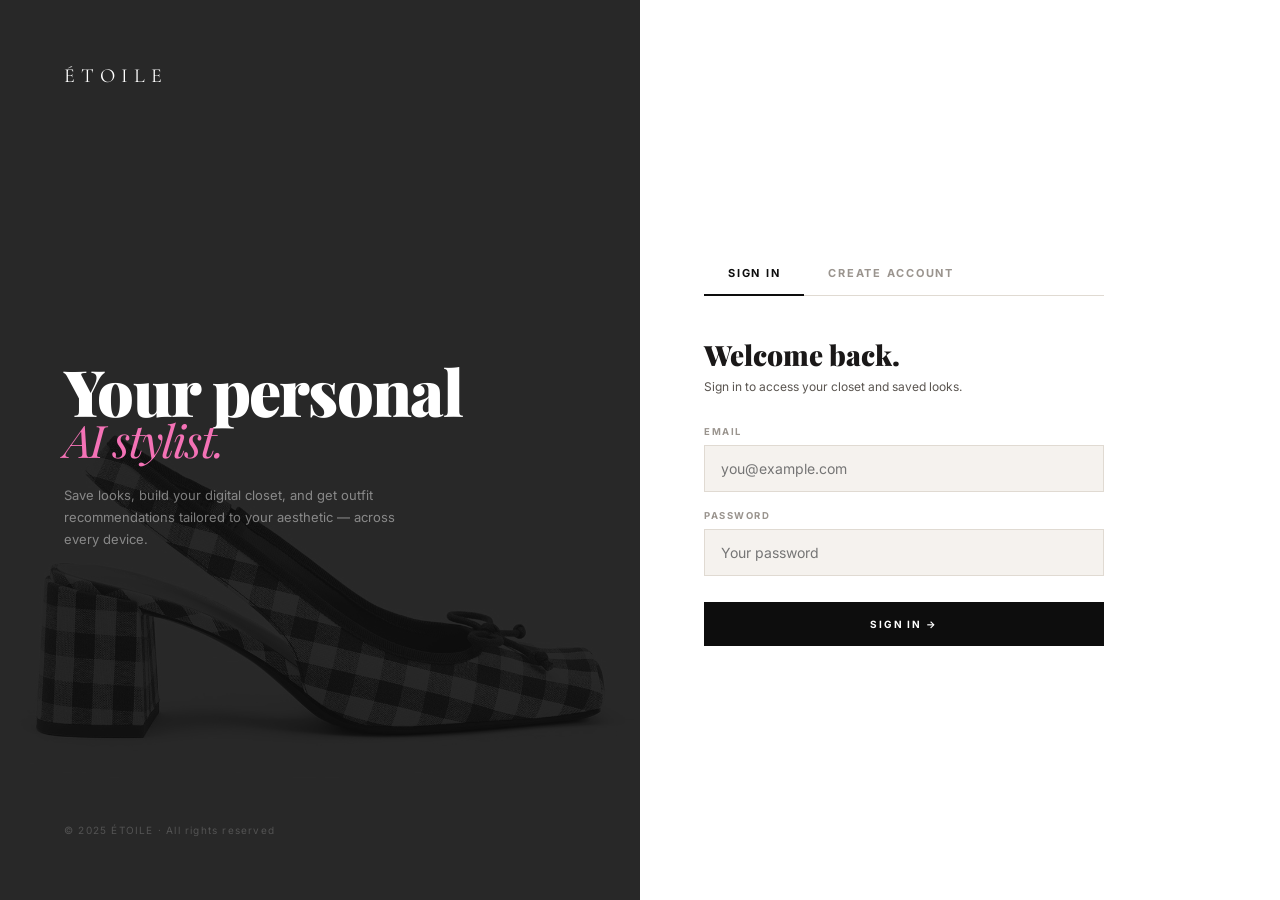
<file: index.html>
<!DOCTYPE html>
<html lang="en">
<head>
<meta charset="UTF-8">
<meta name="viewport" content="width=device-width, initial-scale=1.0">
<title>ÉTOILE — Set Up Your Style Profile</title>
<link rel="stylesheet" href="css/etoile.css?v=2">
<link rel="stylesheet" href="https://fonts.googleapis.com/css2?family=Material+Symbols+Outlined:opsz,wght,FILL,GRAD@24,300,0,0">
<style>
/* ── Layout ───────────────────────────── */
.onboarding-shell {
  min-height: 100vh;
}

/* Left panel — fixed editorial sidebar */
.ob-sidebar {
  background: var(--black);
  position: fixed;
  top: 0; left: 0;
  width: 420px;
  height: 100vh;
  display: flex;
  flex-direction: column;
  padding: 48px;
  overflow: hidden;
}
.ob-logo {
  font-family: var(--font-serif);
  font-size: 18px;
  letter-spacing: 0.28em;
  color: var(--white);
  font-weight: 400;
  margin-bottom: auto;
}
.ob-sidebar-headline {
  font-family: var(--font-display);
  font-size: clamp(44px, 5vw, 72px);
  font-weight: 900;
  color: var(--white);
  line-height: 0.92;
  letter-spacing: -0.02em;
  margin-bottom: 28px;
}
.ob-sidebar-headline em {
  color: var(--pink);
  font-style: italic;
  font-weight: 400;
}
.ob-sidebar-sub {
  font-size: 13px;
  color: rgba(255,255,255,0.45);
  line-height: 1.7;
  font-family: var(--font-sans);
  margin-bottom: 48px;
  max-width: 300px;
}
.ob-step-list { display: flex; flex-direction: column; gap: 0; margin-bottom: 0; }
.ob-step-item {
  display: flex;
  align-items: center;
  gap: 16px;
  padding: 14px 0;
  border-bottom: 1px solid rgba(255,255,255,0.06);
  cursor: pointer;
  transition: opacity 0.2s;
}
.ob-step-item:last-child { border: none; }
.ob-step-num {
  width: 28px; height: 28px;
  border: 1px solid rgba(255,255,255,0.2);
  display: flex; align-items: center; justify-content: center;
  font-size: 10px; font-weight: 600;
  color: rgba(255,255,255,0.35);
  flex-shrink: 0;
  font-family: var(--font-sans);
  transition: all 0.2s;
}
.ob-step-text {
  font-size: 11px;
  letter-spacing: 0.12em;
  text-transform: uppercase;
  font-weight: 500;
  color: rgba(255,255,255,0.3);
  font-family: var(--font-sans);
  transition: color 0.2s;
}
.ob-step-item.active .ob-step-num { background: var(--pink); border-color: var(--pink); color: var(--white); }
.ob-step-item.active .ob-step-text { color: var(--white); }
.ob-step-item.done .ob-step-num { background: rgba(255,255,255,0.08); border-color: rgba(255,255,255,0.08); color: var(--pink); }
.ob-step-item.done .ob-step-text { color: rgba(255,255,255,0.4); }
.ob-photo-strip {
  position: absolute;
  bottom: 0; left: 0; right: 0;
  height: 160px;
  display: flex;
  overflow: hidden;
  opacity: 0.18;
  mask-image: linear-gradient(to top, black 40%, transparent 100%);
}
.ob-photo-strip img { width: 33.33%; object-fit: cover; }

/* Right panel — scrollable steps */
.ob-main {
  margin-left: 420px;
  min-height: 100vh;
  background: var(--cream);
}
.ob-step-panel {
  display: none;
  padding: 80px 72px;
  min-height: 100vh;
  flex-direction: column;
  justify-content: center;
}
.ob-step-panel.active { display: flex; }

.ob-step-header { margin-bottom: 56px; }
.ob-step-kicker {
  font-size: 10px;
  letter-spacing: 0.22em;
  text-transform: uppercase;
  font-weight: 700;
  color: var(--pink);
  font-family: var(--font-sans);
  margin-bottom: 16px;
}
.ob-step-title {
  font-family: var(--font-display);
  font-size: clamp(32px, 4vw, 52px);
  font-weight: 900;
  line-height: 0.95;
  color: var(--black);
  margin-bottom: 16px;
}
.ob-step-title em { font-style: italic; color: var(--pink); font-weight: 400; }
.ob-step-desc {
  font-size: 14px;
  color: var(--warm-gray);
  line-height: 1.7;
  max-width: 480px;
  font-family: var(--font-sans);
}

/* Pinterest step */
.url-input-wrap {
  position: relative;
  background: var(--white);
  border: 1px solid var(--border);
  display: flex;
  align-items: center;
  padding: 0 20px;
  margin-bottom: 20px;
  transition: border-color 0.2s;
}
.url-input-wrap:focus-within { border-color: var(--black); }
.url-input-wrap input {
  flex: 1; border: none; outline: none;
  padding: 20px 0;
  font-size: 14px;
  color: var(--charcoal);
  background: transparent;
  font-family: var(--font-sans);
}
.url-input-wrap input::placeholder { color: var(--mid-gray); }
.url-preview {
  display: flex;
  align-items: center;
  gap: 12px;
  padding: 16px 20px;
  background: var(--pink-light);
  border: 1px solid rgba(232,117,106,0.2);
  font-size: 13px;
  color: var(--pink-mid);
  font-family: var(--font-sans);
  display: none;
}
.upload-area {
  border: 1px dashed var(--border-dark);
  padding: 48px 32px;
  text-align: center;
  cursor: pointer;
  transition: all 0.2s;
  background: var(--white);
}
.upload-area:hover { border-color: var(--pink); background: var(--pink-light); }
.upload-icon { font-size: 32px; color: var(--mid-gray); margin-bottom: 12px; font-family: 'Material Symbols Outlined'; }

/* Closet accordion builder */
.ob-closet-sections { display: flex; flex-direction: column; gap: 4px; margin-bottom: 24px; }
.ob-closet-section { border: 1px solid var(--border); background: var(--white); }
.ob-closet-hdr {
  display: flex; align-items: center; gap: 10px; padding: 14px 18px;
  cursor: pointer; user-select: none;
}
.ob-closet-hdr-icon { font-size: 18px; color: var(--charcoal); flex-shrink: 0; }
.ob-closet-hdr-name { font-size: 11px; font-weight: 700; letter-spacing: 0.14em; text-transform: uppercase; font-family: var(--font-sans); flex: 1; }
.ob-closet-hdr-count { font-size: 11px; color: var(--pink); font-family: var(--font-sans); font-weight: 600; }
.ob-closet-hdr-arrow { font-size: 18px; color: var(--mid-gray); transition: transform 0.2s; flex-shrink: 0; }
.ob-closet-section.open .ob-closet-hdr-arrow { transform: rotate(180deg); }
.ob-subcat-chips { display: none; padding: 4px 16px 16px; flex-wrap: wrap; gap: 7px; }
.ob-closet-section.open .ob-subcat-chips { display: flex; }
.ob-subcat-chip {
  padding: 7px 13px; border: 1px solid var(--border); font-size: 12px;
  font-family: var(--font-sans); cursor: pointer; transition: all 0.15s;
  background: var(--white); color: var(--charcoal);
}
.ob-subcat-chip:hover { border-color: var(--charcoal); }
.ob-subcat-chip.sel { background: var(--black); color: var(--white); border-color: var(--black); }

/* Selected items photo grid */
.ob-items-preview-wrap { margin-top: 24px; }
.ob-items-preview {
  display: grid; grid-template-columns: repeat(4, 1fr); gap: 8px; margin-top: 10px;
}
.ob-item-card {
  position: relative; aspect-ratio: 3/4; overflow: hidden;
  background: #f6f4f1; border: 1px solid var(--border);
}
.ob-item-card img { width: 100%; height: 100%; object-fit: cover; display: block; }
.ob-item-card-spinner {
  position: absolute; inset: 0; display: flex; align-items: center; justify-content: center;
  background: #f6f4f1;
}
.ob-item-card-empty {
  display: flex; flex-direction: column; align-items: center; justify-content: center;
  height: 100%; gap: 6px; padding: 12px;
}
.ob-item-card-name {
  position: absolute; bottom: 0; left: 0; right: 0;
  background: linear-gradient(transparent, rgba(0,0,0,0.72));
  color: #fff; font-size: 9.5px; padding: 18px 8px 7px;
  font-family: var(--font-sans); letter-spacing: 0.04em; line-height: 1.3;
}
.ob-item-card-cam {
  position: absolute; top: 5px; right: 5px;
}
.ob-item-card-cam label {
  display: flex; align-items: center; justify-content: center;
  width: 24px; height: 24px; background: rgba(255,255,255,0.9); cursor: pointer;
  border-radius: 2px;
}
.ob-item-card-cam label span { font-size: 14px; color: var(--charcoal); }

/* Brand autocomplete */
.brand-search-wrap { position: relative; }
.brand-ac-input-row {
  display: flex; align-items: center;
  border: 1px solid var(--border); background: var(--white);
  transition: border-color 0.2s; margin-bottom: 8px;
}
.brand-ac-input-row:focus-within { border-color: var(--black); }
.brand-ac-input-row input {
  flex: 1; border: none; outline: none; padding: 13px 14px;
  font-size: 13px; color: var(--charcoal); background: transparent;
  font-family: var(--font-sans);
}
.brand-dropdown {
  position: absolute; top: 100%; left: 0; right: 0;
  background: var(--white); border: 1px solid var(--border); border-top: none;
  z-index: 200; max-height: 180px; overflow-y: auto; display: none;
}
.brand-dropdown.open { display: block; }
.brand-dd-item {
  padding: 10px 14px; cursor: pointer; font-size: 13px;
  font-family: var(--font-sans); color: var(--charcoal);
  border-bottom: 1px solid var(--border);
}
.brand-dd-item:last-child { border-bottom: none; }
.brand-dd-item:hover { background: var(--off-white); }

/* Full color grid */
.ob-swatches {
  display: flex; flex-wrap: wrap; gap: 6px;
}
.ob-swatch {
  width: 28px; height: 28px; cursor: pointer;
  transition: transform 0.15s, box-shadow 0.15s; position: relative;
}
.ob-swatch.selected::after {
  content: 'check'; font-family: 'Material Symbols Outlined';
  font-size: 14px; color: #fff; text-shadow: 0 0 4px rgba(0,0,0,0.6);
  position: absolute; inset: 0; display: flex; align-items: center; justify-content: center;
}
.ob-swatch.selected { transform: scale(1.15); box-shadow: 0 0 0 2px var(--black); }

/* Category grid */
.ob-category-grid {
  display: grid;
  grid-template-columns: repeat(4, 1fr);
  gap: 10px;
}
.ob-cat-tile {
  padding: 20px 16px;
  border: 1px solid var(--border);
  cursor: pointer;
  transition: all 0.18s;
  background: var(--white);
  text-align: center;
}
.ob-cat-tile:hover { border-color: var(--charcoal); }
.ob-cat-tile.selected { background: var(--black); border-color: var(--black); }
.ob-cat-tile.selected .ob-cat-name { color: var(--white); }
.ob-cat-icon { font-size: 22px; margin-bottom: 8px; color: var(--border-dark); font-family: 'Material Symbols Outlined'; }
.ob-cat-tile.selected .ob-cat-icon { color: rgba(255,255,255,0.4); }
.ob-cat-name { font-size: 10.5px; letter-spacing: 0.1em; text-transform: uppercase; font-weight: 600; color: var(--charcoal); font-family: var(--font-sans); }

/* Price tier */
.ob-price-grid { display: grid; grid-template-columns: repeat(3, 1fr); gap: 12px; }
.ob-price-tile {
  padding: 32px 24px;
  border: 1px solid var(--border);
  cursor: pointer;
  transition: all 0.18s;
  background: var(--white);
  text-align: center;
}
.ob-price-tile:hover { border-color: var(--charcoal); }
.ob-price-tile.selected { background: var(--black); border-color: var(--black); }
.ob-price-tile.selected * { color: var(--white) !important; }
.ob-price-name { font-family: var(--font-display); font-size: 28px; font-weight: 900; color: var(--black); margin-bottom: 6px; }
.ob-price-range { font-size: 12px; color: var(--mid-gray); font-family: var(--font-sans); margin-bottom: 8px; }
.ob-price-desc { font-size: 11px; color: var(--warm-gray); font-family: var(--font-sans); line-height: 1.5; }

/* Brand chips */
.brand-input-wrap { display: flex; gap: 10px; margin-bottom: 16px; }
.brand-chips { display: flex; flex-wrap: wrap; gap: 8px; }
.brand-chip {
  display: inline-flex; align-items: center; gap: 6px;
  padding: 6px 14px;
  background: var(--black);
  color: var(--white);
  font-size: 11px;
  font-family: var(--font-sans);
  font-weight: 500;
}
.brand-chip-remove { cursor: pointer; opacity: 0.5; font-size: 14px; font-family: 'Material Symbols Outlined'; }
.brand-chip-remove:hover { opacity: 1; }

/* Color swatches */
.ob-swatches { display: flex; flex-wrap: wrap; gap: 10px; }
.ob-swatch {
  width: 40px; height: 40px;
  border-radius: 50%;
  cursor: pointer;
  border: 2px solid transparent;
  position: relative;
  transition: transform 0.15s, border-color 0.15s;
}
.ob-swatch:hover { transform: scale(1.1); }
.ob-swatch.selected { border-color: var(--black); }
.ob-swatch.selected::after {
  content: '✓';
  position: absolute; inset: 0;
  display: flex; align-items: center; justify-content: center;
  font-size: 13px; color: var(--white);
  text-shadow: 0 1px 3px rgba(0,0,0,0.5);
}

/* Nav buttons */
.ob-nav { display: flex; align-items: center; justify-content: space-between; margin-top: 56px; padding-top: 32px; border-top: 1px solid var(--border); }
.ob-progress-bar { height: 2px; background: var(--border); position: relative; overflow: hidden; margin-bottom: 12px; }
.ob-progress-fill { position: absolute; left: 0; top: 0; height: 100%; background: var(--pink); transition: width 0.4s ease; }
.ob-progress-label { font-size: 10px; letter-spacing: 0.16em; text-transform: uppercase; color: var(--mid-gray); font-family: var(--font-sans); margin-bottom: 48px; }

/* Complete screen */
.ob-complete { display: none; padding: 80px 72px; min-height: 100vh; align-items: center; justify-content: center; flex-direction: column; text-align: center; }
.ob-complete.active { display: flex; }
.ob-complete-icon { font-size: 56px; color: var(--pink); margin-bottom: 32px; font-family: 'Material Symbols Outlined'; }
</style>
</head>
<body>
<script>
  // If already onboarded, go to home
  if (localStorage.getItem('etoile_onboarded') === 'true') {
    window.location.href = 'home.html';
  }
</script>

<div class="onboarding-shell">

  <!-- SIDEBAR -->
  <div class="ob-sidebar">
    <div class="ob-logo">ÉTOILE</div>
    <div style="margin-bottom: 40px;">
      <div class="ob-sidebar-headline">Build your<br><em>style profile.</em></div>
      <p class="ob-sidebar-sub">Tell us your aesthetic, your closet, and your budget. We'll do the styling from here.</p>
    </div>
    <div class="ob-step-list">
      <div class="ob-step-item active" data-goto="1">
        <div class="ob-step-num">1</div>
        <div class="ob-step-text">Pinterest Inspiration</div>
      </div>
      <div class="ob-step-item" data-goto="2">
        <div class="ob-step-num">2</div>
        <div class="ob-step-text">Your Closet</div>
      </div>
      <div class="ob-step-item" data-goto="3">
        <div class="ob-step-num">3</div>
        <div class="ob-step-text">Most Worn</div>
      </div>
      <div class="ob-step-item" data-goto="4">
        <div class="ob-step-num">4</div>
        <div class="ob-step-text">Shopping Goals</div>
      </div>
      <div class="ob-step-item" data-goto="5">
        <div class="ob-step-num">5</div>
        <div class="ob-step-text">Style Preferences</div>
      </div>
    </div>
    <div class="ob-photo-strip">
      <img src="photos/991a9dfe12a8a18daeec45fb32646bfb.jpg" alt="" onerror="this.remove()">
      <img src="photos/355cc53949087ba5a82e8805e41af36e.jpg" alt="" onerror="this.remove()">
      <img src="photos/53f4fbd8da5ea134e12fe0a43db1e9bc.jpg" alt="" onerror="this.remove()">
    </div>
  </div>

  <!-- MAIN CONTENT -->
  <div class="ob-main">

    <!-- STEP 1: Pinterest -->
    <div class="ob-step-panel active" id="step-1">
      <div>
        <div class="ob-step-kicker">Step 1 of 5 &nbsp;·&nbsp; Style Inspiration</div>
        <div class="ob-progress-bar"><div class="ob-progress-fill" style="width: 20%"></div></div>
        <div class="ob-step-header">
          <h1 class="ob-step-title">Where do you<br><em>find your style?</em></h1>
          <p class="ob-step-desc">Paste or upload outfit photos from Pinterest. We'll use them as the look images when Étoile styles you — and read your aesthetic from them.</p>
        </div>

        <div style="display:flex;align-items:flex-start;gap:10px;padding:13px 16px;background:rgba(255,255,255,0.06);border:1px solid rgba(255,255,255,0.1);margin-bottom:20px;">
          <span class="material-symbols-outlined" style="font-size:16px;color:var(--pink);flex-shrink:0;margin-top:1px;">tips_and_updates</span>
          <div style="font-size:11.5px;color:rgba(255,255,255,0.6);font-family:var(--font-sans);line-height:1.7;">
            On Pinterest, right-click any outfit photo → <strong style="color:#fff;">Copy Image</strong> → press <kbd style="background:rgba(255,255,255,0.15);padding:1px 5px;font-size:10px;border-radius:3px;">⌘V</kbd> to paste it below. Add as many as you like.
          </div>
        </div>

        <div class="upload-area" id="ob-inspoZone" onclick="document.getElementById('photoUpload').click()" ondragover="event.preventDefault();this.style.background='rgba(255,255,255,0.08)'" ondragleave="this.style.background=''" ondrop="handleObDrop(event)" style="margin-bottom:8px;">
          <div class="upload-icon">add_photo_alternate</div>
          <div style="font-size: 13px; color: var(--warm-gray); font-family: var(--font-sans); font-weight:600;">Paste, drag & drop, or click to upload</div>
          <div style="font-size: 11px; color: var(--mid-gray); font-family: var(--font-sans); margin-top: 6px;">Right-click a Pinterest photo → Copy Image → ⌘V anywhere on this page</div>
        </div>
        <input type="file" id="photoUpload" multiple accept="image/*" style="display:none" onchange="handleUpload(this.files)">

        <div id="uploadedPreviews" style="display:grid;grid-template-columns:repeat(3,1fr);gap:8px;margin-top:12px;"></div>
        <div id="ob-inspoCount" style="font-size:12px;color:#22c55e;font-family:var(--font-sans);font-weight:600;margin-top:10px;display:none;"></div>

        <div class="ob-nav">
          <div></div>
          <button class="btn btn-dark" onclick="goToStep(2)">Next: Your Closet →</button>
        </div>
      </div>
    </div>

    <!-- STEP 2: Closet Builder -->
    <div class="ob-step-panel" id="step-2">
      <div>
        <div class="ob-step-kicker">Step 2 of 5 &nbsp;·&nbsp; Your Closet</div>
        <div class="ob-progress-bar"><div class="ob-progress-fill" style="width: 40%"></div></div>
        <div class="ob-step-header">
          <h1 class="ob-step-title">What's in<br><em>your closet?</em></h1>
          <p class="ob-step-desc">Tap the specific pieces you own. Étoile will auto-generate a photo for each — or you can upload your own. This builds your digital wardrobe.</p>
        </div>

        <div class="ob-closet-sections" id="closetAccordions"></div>

        <div class="ob-items-preview-wrap" id="obItemsPreviewWrap" style="display:none;">
          <div style="font-size: 10px; letter-spacing: 0.18em; text-transform: uppercase; font-weight: 700; color: var(--warm-gray); font-family: var(--font-sans);">Your selected pieces</div>
          <div class="ob-items-preview" id="obItemsPreview"></div>
        </div>

        <div class="ob-nav" style="margin-top: 32px;">
          <button class="btn btn-ghost" onclick="goToStep(1)">← Back</button>
          <button class="btn btn-dark" onclick="goToStep(3)">Next: Most Worn →</button>
        </div>
      </div>
    </div>

    <!-- STEP 3: Most Worn -->
    <div class="ob-step-panel" id="step-3">
      <div>
        <div class="ob-step-kicker">Step 3 of 5 &nbsp;·&nbsp; Real Style Habits</div>
        <div class="ob-progress-bar"><div class="ob-progress-fill" style="width: 60%"></div></div>
        <div class="ob-step-header">
          <h1 class="ob-step-title">What do you<br><em>actually wear?</em></h1>
          <p class="ob-step-desc">Not your aspirational wardrobe — the pieces you actually reach for. This helps Étoile style you realistically.</p>
        </div>

        <div class="ob-closet-sections" id="mostWornAccordions"></div>

        <div class="ob-nav" style="margin-top: 32px;">
          <button class="btn btn-ghost" onclick="goToStep(2)">← Back</button>
          <button class="btn btn-dark" onclick="goToStep(4)">Next: Shopping Goals →</button>
        </div>
      </div>
    </div>

    <!-- STEP 4: Shopping Goals + Budget -->
    <div class="ob-step-panel" id="step-4">
      <div>
        <div class="ob-step-kicker">Step 4 of 5 &nbsp;·&nbsp; Shopping Goals</div>
        <div class="ob-progress-bar"><div class="ob-progress-fill" style="width: 80%"></div></div>
        <div class="ob-step-header">
          <h1 class="ob-step-title">What are you<br><em>looking to add?</em></h1>
          <p class="ob-step-desc">Tell us what you want to bring into your wardrobe, and what you're willing to spend. We'll curate shopping recommendations that actually fit your life.</p>
        </div>

        <div style="margin-bottom: 40px;">
          <div style="font-size: 10px; letter-spacing: 0.18em; text-transform: uppercase; font-weight: 700; color: var(--warm-gray); font-family: var(--font-sans); margin-bottom: 16px;">Categories I want to add</div>
          <div class="ob-category-grid" id="wantToBuyCategories">
            <div class="ob-cat-tile" data-cat="tops" onclick="toggleCat(this)"><div class="ob-cat-icon">checkroom</div><div class="ob-cat-name">Tops</div></div>
            <div class="ob-cat-tile" data-cat="bottoms" onclick="toggleCat(this)"><div class="ob-cat-icon">straighten</div><div class="ob-cat-name">Bottoms</div></div>
            <div class="ob-cat-tile" data-cat="dresses" onclick="toggleCat(this)"><div class="ob-cat-icon">dry_cleaning</div><div class="ob-cat-name">Dresses</div></div>
            <div class="ob-cat-tile" data-cat="outerwear" onclick="toggleCat(this)"><div class="ob-cat-icon">umbrella</div><div class="ob-cat-name">Outerwear</div></div>
            <div class="ob-cat-tile" data-cat="shoes" onclick="toggleCat(this)"><div class="ob-cat-icon">footprint</div><div class="ob-cat-name">Shoes</div></div>
            <div class="ob-cat-tile" data-cat="bags" onclick="toggleCat(this)"><div class="ob-cat-icon">shopping_bag</div><div class="ob-cat-name">Bags</div></div>
            <div class="ob-cat-tile" data-cat="jewelry" onclick="toggleCat(this)"><div class="ob-cat-icon">diamond</div><div class="ob-cat-name">Jewelry</div></div>
            <div class="ob-cat-tile" data-cat="accessories" onclick="toggleCat(this)"><div class="ob-cat-icon">style</div><div class="ob-cat-name">Accessories</div></div>
            <div class="ob-cat-tile" data-cat="suiting" onclick="toggleCat(this)"><div class="ob-cat-icon">business_center</div><div class="ob-cat-name">Suiting</div></div>
            <div class="ob-cat-tile" data-cat="denim" onclick="toggleCat(this)"><div class="ob-cat-icon">content_cut</div><div class="ob-cat-name">Denim</div></div>
            <div class="ob-cat-tile" data-cat="activewear" onclick="toggleCat(this)"><div class="ob-cat-icon">fitness_center</div><div class="ob-cat-name">Activewear</div></div>
            <div class="ob-cat-tile" data-cat="occasionwear" onclick="toggleCat(this)"><div class="ob-cat-icon">celebration</div><div class="ob-cat-name">Occasionwear</div></div>
            <div class="ob-cat-tile" data-cat="knitwear" onclick="toggleCat(this)"><div class="ob-cat-icon">texture</div><div class="ob-cat-name">Knitwear</div></div>
            <div class="ob-cat-tile" data-cat="loungewear" onclick="toggleCat(this)"><div class="ob-cat-icon">bedtime</div><div class="ob-cat-name">Loungewear</div></div>
            <div class="ob-cat-tile" data-cat="swimwear" onclick="toggleCat(this)"><div class="ob-cat-icon">pool</div><div class="ob-cat-name">Swimwear</div></div>
            <div class="ob-cat-tile" data-cat="seasonal" onclick="toggleCat(this)"><div class="ob-cat-icon">ac_unit</div><div class="ob-cat-name">Seasonal</div></div>
          </div>
        </div>

        <div>
          <div style="font-size: 10px; letter-spacing: 0.18em; text-transform: uppercase; font-weight: 700; color: var(--warm-gray); font-family: var(--font-sans); margin-bottom: 16px;">My price range</div>
          <div class="ob-price-grid">
            <div class="ob-price-tile" data-tier="low" onclick="selectTier(this)">
              <div class="ob-price-name">Low</div>
              <div class="ob-price-range">$0 – $50 / item</div>
              <div class="ob-price-desc">High-street, vintage, resale — Zara, ASOS, H&M</div>
            </div>
            <div class="ob-price-tile selected" data-tier="mid" onclick="selectTier(this)">
              <div class="ob-price-name">Mid</div>
              <div class="ob-price-range">$50 – $150 / item</div>
              <div class="ob-price-desc">Contemporary brands — Shopbop, Revolve, Nordstrom</div>
            </div>
            <div class="ob-price-tile" data-tier="high" onclick="selectTier(this)">
              <div class="ob-price-name">High</div>
              <div class="ob-price-range">$150+ / item</div>
              <div class="ob-price-desc">Luxury & designer — Net-a-Porter, SSENSE, Mytheresa</div>
            </div>
          </div>
        </div>

        <div class="ob-nav">
          <button class="btn btn-ghost" onclick="goToStep(3)">← Back</button>
          <button class="btn btn-dark" onclick="goToStep(5)">Next: Style Preferences →</button>
        </div>
      </div>
    </div>

    <!-- STEP 5: Style Preferences -->
    <div class="ob-step-panel" id="step-5">
      <div>
        <div class="ob-step-kicker">Step 5 of 5 &nbsp;·&nbsp; Style Preferences</div>
        <div class="ob-progress-bar"><div class="ob-progress-fill" style="width: 100%"></div></div>
        <div class="ob-step-header">
          <h1 class="ob-step-title">The details<br><em>that matter.</em></h1>
          <p class="ob-step-desc">Fill in as much or as little as you like. These help Étoile recommend pieces that actually fit your body, taste, and life — not just look good on a mood board.</p>
        </div>

        <!-- Sizes -->
        <div style="margin-bottom: 40px;">
          <div style="font-size: 10px; letter-spacing: 0.18em; text-transform: uppercase; font-weight: 700; color: var(--warm-gray); font-family: var(--font-sans); margin-bottom: 20px;">Sizes</div>
          <div style="display: grid; grid-template-columns: repeat(4, 1fr); gap: 12px;">
            <div>
              <label class="input-label">Tops</label>
              <select class="input-field" style="cursor: pointer;">
                <option value="">—</option>
                <option>XS</option><option>S</option><option>M</option><option>L</option><option>XL</option><option>XXL</option>
              </select>
            </div>
            <div>
              <label class="input-label">Bottoms</label>
              <select class="input-field" style="cursor: pointer;">
                <option value="">—</option>
                <option>24</option><option>25</option><option>26</option><option>27</option><option>28</option><option>29</option><option>30</option><option>31</option><option>32</option>
              </select>
            </div>
            <div>
              <label class="input-label">Dresses</label>
              <select class="input-field" style="cursor: pointer;">
                <option value="">—</option>
                <option>XS / 0-2</option><option>S / 4-6</option><option>M / 8-10</option><option>L / 12-14</option><option>XL / 16</option>
              </select>
            </div>
            <div>
              <label class="input-label">Shoes</label>
              <select class="input-field" style="cursor: pointer;">
                <option value="">—</option>
                <option>5</option><option>5.5</option><option>6</option><option>6.5</option><option>7</option><option>7.5</option><option>8</option><option>8.5</option><option>9</option><option>9.5</option><option>10</option><option>11</option><option>12</option>
              </select>
            </div>
          </div>
        </div>

        <!-- Brands -->
        <div style="display: grid; grid-template-columns: 1fr 1fr; gap: 32px; margin-bottom: 40px;">
          <div>
            <div style="font-size: 10px; letter-spacing: 0.18em; text-transform: uppercase; font-weight: 700; color: var(--warm-gray); font-family: var(--font-sans); margin-bottom: 12px;">Brands I love</div>
            <div class="brand-search-wrap">
              <div class="brand-ac-input-row">
                <input type="text" id="likedBrandInput" placeholder="Search brands…" autocomplete="off"
                  oninput="filterBrands(this,'liked')" onkeydown="brandKey(event,'liked')" onfocus="filterBrands(this,'liked')" onblur="closeBrandDD('liked',300)">
              </div>
              <div class="brand-dropdown" id="likedBrandDD"></div>
            </div>
            <div class="brand-chips" id="likedBrands"></div>
          </div>
          <div>
            <div style="font-size: 10px; letter-spacing: 0.18em; text-transform: uppercase; font-weight: 700; color: var(--warm-gray); font-family: var(--font-sans); margin-bottom: 12px;">Brands to avoid</div>
            <div class="brand-search-wrap">
              <div class="brand-ac-input-row">
                <input type="text" id="dislikedBrandInput" placeholder="Search brands…" autocomplete="off"
                  oninput="filterBrands(this,'disliked')" onkeydown="brandKey(event,'disliked')" onfocus="filterBrands(this,'disliked')" onblur="closeBrandDD('disliked',300)">
              </div>
              <div class="brand-dropdown" id="dislikedBrandDD"></div>
            </div>
            <div class="brand-chips" id="dislikedBrands"></div>
          </div>
        </div>

        <!-- Colors -->
        <div style="display: grid; grid-template-columns: 1fr 1fr; gap: 32px; margin-bottom: 40px;">
          <div>
            <div style="font-size: 10px; letter-spacing: 0.18em; text-transform: uppercase; font-weight: 700; color: var(--warm-gray); font-family: var(--font-sans); margin-bottom: 12px;">Colors I love</div>
            <div class="ob-swatches" id="likedColors"></div>
          </div>
          <div>
            <div style="font-size: 10px; letter-spacing: 0.18em; text-transform: uppercase; font-weight: 700; color: var(--warm-gray); font-family: var(--font-sans); margin-bottom: 12px;">Colors I avoid</div>
            <div class="ob-swatches" id="dislikedColors"></div>
          </div>
        </div>

        <!-- Fit preferences -->
        <div style="margin-bottom: 16px;">
          <div style="font-size: 10px; letter-spacing: 0.18em; text-transform: uppercase; font-weight: 700; color: var(--warm-gray); font-family: var(--font-sans); margin-bottom: 16px;">Fit preferences</div>
          <div style="display: flex; flex-wrap: wrap; gap: 8px;" id="fitPrefs">
            <div class="pill" onclick="this.classList.toggle('active')">Oversized</div>
            <div class="pill" onclick="this.classList.toggle('active')">Relaxed</div>
            <div class="pill" onclick="this.classList.toggle('active')">Tailored</div>
            <div class="pill" onclick="this.classList.toggle('active')">Slim</div>
            <div class="pill" onclick="this.classList.toggle('active')">Bodycon</div>
            <div class="pill" onclick="this.classList.toggle('active')">Flowy</div>
            <div class="pill" onclick="this.classList.toggle('active')">Structured</div>
            <div class="pill" onclick="this.classList.toggle('active')">Minimalist</div>
            <div class="pill" onclick="this.classList.toggle('active')">Maximalist</div>
            <div class="pill" onclick="this.classList.toggle('active')">Gender-fluid</div>
            <div class="pill" onclick="this.classList.toggle('active')">Modest</div>
            <div class="pill" onclick="this.classList.toggle('active')">Form-fitting</div>
          </div>
        </div>

        <div class="ob-nav">
          <button class="btn btn-ghost" onclick="goToStep(4)">← Back</button>
          <button class="btn btn-pink btn-lg" onclick="completeOnboarding()">Finish Setup →</button>
        </div>
      </div>
    </div>

    <!-- COMPLETE SCREEN -->
    <div class="ob-complete" id="ob-complete">
      <div>
        <div class="ob-complete-icon">auto_awesome</div>
        <h1 style="font-family: var(--font-display); font-size: clamp(40px, 5vw, 64px); font-weight: 900; line-height: 0.95; margin-bottom: 20px;">
          Your style profile<br><em style="font-style: italic; color: var(--pink);">is ready.</em>
        </h1>
        <p style="font-size: 15px; color: var(--warm-gray); max-width: 420px; margin: 0 auto 48px; line-height: 1.7; font-family: var(--font-sans);">
          Étoile has everything it needs. Let's style you.
        </p>
        <a href="home.html" class="btn btn-dark btn-lg">Enter Étoile →</a>
      </div>
    </div>

  </div>
</div>


<script src="js/supabase.js"></script>
<script src="js/app.js"></script>
<script>
// ── Closet accordion builder ───────────────────────────────────────────────
const OB_CATEGORY_MAP = {
  'Tops':       ['Tank Top','T-Shirt','Button-Down Shirt','Blouse','Knit Top','Crop Top','Sweater','Turtleneck','Cardigan','Bodysuit','Corset Top'],
  'Bottoms':    ['Black Jeans','Blue Jeans','White Jeans','Jean Skirt','Mini Skirt','Midi Skirt','Maxi Skirt','Tailored Trousers','Linen Pants','Cargo Pants','Shorts','Leggings','Bike Shorts'],
  'Dresses':    ['Mini Dress','Midi Dress','Maxi Dress','Slip Dress','Wrap Dress','Shirt Dress','Cocktail Dress','Evening Gown','Sundress','Bodycon Dress'],
  'Outerwear':  ['Trench Coat','Blazer','Leather Jacket','Denim Jacket','Puffer Jacket','Wool Coat','Bomber Jacket','Vest','Shearling Coat'],
  'Shoes':      ['Heels','Block Heels','Kitten Heels','Ballet Flats','Loafers','Sneakers','Boots','Ankle Boots','Knee-High Boots','Sandals','Mules','Slides','Platforms','Mary Janes'],
  'Bags':       ['Shoulder Bag','Tote Bag','Clutch','Crossbody Bag','Mini Bag','Backpack','Belt Bag','Top-Handle Bag','Bucket Bag','Hobo Bag'],
  'Jewelry':    ['Stud Earrings','Hoop Earrings','Drop Earrings','Statement Earrings','Pendant Necklace','Chain Necklace','Choker','Tennis Bracelet','Bangle','Ring','Cuff'],
  'Accessories':['Belt','Silk Scarf','Wool Scarf','Bucket Hat','Baseball Cap','Beret','Wide-Brim Hat','Sunglasses','Hair Clip','Headband','Gloves','Tights'],
  'Suiting':    ['Suit Jacket','Suit Trousers','Two-Piece Suit','Pantsuit','Skirt Suit','Double-Breasted Blazer','Waistcoat'],
  'Activewear': ['Sports Bra','Bike Shorts','Leggings','Athletic Top','Track Jacket','Sweatshirt','Hoodie','Joggers','Tennis Skirt','Windbreaker'],
};
const OB_PARENT_ICONS = {
  'Tops':'checkroom','Bottoms':'straighten','Dresses':'dry_cleaning',
  'Outerwear':'umbrella','Shoes':'footprint','Bags':'shopping_bag',
  'Jewelry':'diamond','Accessories':'watch','Suiting':'business_center','Activewear':'sports',
};

const obClosetState = {}; // subcatName → { photo: string|null, loading: bool }

function buildAccordion(containerId, prefix, onChipClick) {
  const container = document.getElementById(containerId);
  container.innerHTML = Object.entries(OB_CATEGORY_MAP).map(([parent, subs]) => {
    const key = prefix + '-' + parent.toLowerCase().replace(/\s+/g, '-');
    return `
    <div class="ob-closet-section" id="${key}">
      <div class="ob-closet-hdr" onclick="this.closest('.ob-closet-section').classList.toggle('open')">
        <span class="ob-closet-hdr-icon material-symbols-outlined">${OB_PARENT_ICONS[parent] || 'category'}</span>
        <span class="ob-closet-hdr-name">${parent}</span>
        <span class="ob-closet-hdr-count" id="${key}-cnt"></span>
        <span class="ob-closet-hdr-arrow material-symbols-outlined">expand_more</span>
      </div>
      <div class="ob-subcat-chips">
        ${subs.map(sub => `<div class="ob-subcat-chip" data-sub="${sub}" data-parent="${parent}" data-prefix="${prefix}" onclick="${onChipClick}(this)">${sub}</div>`).join('')}
      </div>
    </div>`;
  }).join('');
}

function buildClosetAccordions() {
  buildAccordion('closetAccordions', 'obcs', 'toggleObSubcat');
}

function buildMostWornAccordions() {
  buildAccordion('mostWornAccordions', 'obworn', 'toggleWornSubcat');
}

function toggleObSubcat(chip) {
  const sub = chip.dataset.sub;
  const parent = chip.dataset.parent;
  const prefix = chip.dataset.prefix || 'obcs';
  if (chip.classList.contains('sel')) {
    chip.classList.remove('sel');
    delete obClosetState[sub];
  } else {
    chip.classList.add('sel');
    obClosetState[sub] = { photo: null, loading: true };
    autoLoadObPhoto(sub);
  }
  updateSectionCount(prefix, parent, obClosetState);
  renderObSelectedItems();
}

const obWornState = {}; // subcatName → true

function toggleWornSubcat(chip) {
  const sub = chip.dataset.sub;
  const parent = chip.dataset.parent;
  const prefix = chip.dataset.prefix || 'obworn';
  if (chip.classList.contains('sel')) {
    chip.classList.remove('sel');
    delete obWornState[sub];
  } else {
    chip.classList.add('sel');
    obWornState[sub] = true;
  }
  updateSectionCount(prefix, parent, obWornState);
}

function updateSectionCount(prefix, parent, stateMap) {
  const subs = OB_CATEGORY_MAP[parent] || [];
  const count = subs.filter(s => stateMap[s]).length;
  const key = prefix + '-' + parent.toLowerCase().replace(/\s+/g, '-') + '-cnt';
  const el = document.getElementById(key);
  if (el) el.textContent = count ? count + ' selected' : '';
}

const OB_CAT_GRADIENTS = {
  'Tops':       'linear-gradient(160deg,#E8E0D8,#C8BAB0)',
  'Bottoms':    'linear-gradient(160deg,#2E2E38,#4A4A58)',
  'Dresses':    'linear-gradient(160deg,#EDD8D4,#D0A8A4)',
  'Outerwear':  'linear-gradient(160deg,#8B7050,#6B5030)',
  'Shoes':      'linear-gradient(160deg,#C8B090,#A89070)',
  'Bags':       'linear-gradient(160deg,#B0A090,#907870)',
  'Jewelry':    'linear-gradient(160deg,#D4C070,#B0A050)',
  'Accessories':'linear-gradient(160deg,#9AB0A0,#6A8070)',
  'Suiting':    'linear-gradient(160deg,#3A3A50,#20203A)',
  'Activewear': 'linear-gradient(160deg,#D8D8D8,#B0B0B0)',
};
const OB_SUB_TO_PARENT = {};
Object.entries(OB_CATEGORY_MAP).forEach(([p, subs]) => subs.forEach(s => OB_SUB_TO_PARENT[s] = p));

function autoLoadObPhoto(sub) {
  if (obClosetState[sub]) {
    obClosetState[sub] = { photo: null, loading: false };
    renderObSelectedItems();
  }
}

function renderObSelectedItems() {
  const entries = Object.entries(obClosetState);
  const wrap = document.getElementById('obItemsPreviewWrap');
  const grid = document.getElementById('obItemsPreview');
  if (!entries.length) { wrap.style.display = 'none'; return; }
  wrap.style.display = 'block';
  grid.innerHTML = entries.map(([sub, state]) => {
    const safeId = sub.replace(/\s+/g, '-').replace(/[^a-zA-Z0-9-]/g, '');
    let inner;
    if (state.loading) {
      inner = `<div class="ob-item-card-spinner"><span class="material-symbols-outlined" style="animation:spin 1s linear infinite;font-size:22px;color:var(--mid-gray)">refresh</span></div>`;
    } else if (state.photo) {
      inner = `<img src="${state.photo}" alt="${sub}">`;
    } else {
      const parent = OB_SUB_TO_PARENT[sub] || 'Tops';
      const grad = OB_CAT_GRADIENTS[parent] || OB_CAT_GRADIENTS['Tops'];
      inner = `<div class="ob-item-card-empty" style="background:${grad};"><span class="material-symbols-outlined" style="font-size:28px;color:rgba(255,255,255,0.7)">checkroom</span><span style="font-size:9px;color:rgba(255,255,255,0.8);text-align:center;font-family:var(--font-sans);letter-spacing:0.05em;">${sub}</span></div>`;
    }
    return `
    <div class="ob-item-card">
      ${inner}
      <div class="ob-item-card-cam">
        <label for="obph-${safeId}" title="Upload your own photo">
          <span class="material-symbols-outlined">photo_camera</span>
          <input type="file" id="obph-${safeId}" accept="image/*" style="display:none" onchange="uploadObItemPhoto('${sub}',this)">
        </label>
      </div>
      <div class="ob-item-card-name">${sub}</div>
    </div>`;
  }).join('');
}

function uploadObItemPhoto(sub, input) {
  if (!input.files[0]) return;
  const reader = new FileReader();
  reader.onload = e => {
    if (obClosetState[sub]) {
      obClosetState[sub] = { photo: e.target.result, loading: false };
      renderObSelectedItems();
    }
  };
  reader.readAsDataURL(input.files[0]);
}

function getObClosetItems() {
  return Object.entries(obClosetState).map(([name, state]) => ({
    id: 'item_' + Date.now() + '_' + Math.random().toString(36).slice(2, 6),
    name, brand: '', category: name,
    image: state.photo || null, wornOften: false,
  }));
}

let currentStep = 1;
let _currentUser = null;

// Auth check — if not logged in go to auth.html; if already onboarded go to home.html
(async () => {
  _currentUser = await requireAuth();
  if (!_currentUser) return;
  const prefs = await DB.getPrefs(_currentUser.id);
  if (prefs.onboarded) window.location.href = 'home.html';
})();

function goToStep(n) {
  document.getElementById('step-' + currentStep).classList.remove('active');
  document.querySelectorAll('.ob-step-item').forEach((el, i) => {
    el.classList.remove('active');
    if (i + 1 < n) el.classList.add('done');
    else el.classList.remove('done');
    if (i + 1 === n) el.classList.add('active');
  });
  currentStep = n;
  const panel = document.getElementById('step-' + n);
  if (panel) { panel.classList.add('active'); window.scrollTo(0, 0); }
}

function toggleCat(el) { el.classList.toggle('selected'); }

function selectTier(el) {
  el.closest('.ob-price-grid').querySelectorAll('.ob-price-tile').forEach(t => t.classList.remove('selected'));
  el.classList.add('selected');
}

function handleObDrop(e) {
  e.preventDefault();
  document.getElementById('ob-inspoZone').style.background = '';
  handleUpload(e.dataTransfer.files);
}

async function handleUpload(files) {
  if (!files?.length) return;
  const existing = JSON.parse(localStorage.getItem('etoile_inspirationPhotos') || '[]');
  const toAdd = Array.from(files);
  const encoded = await Promise.all(toAdd.map(f => resizeAndEncodeOb(f, 1400)));
  const updated = [...existing, ...encoded];
  localStorage.setItem('etoile_inspirationPhotos', JSON.stringify(updated));
  renderObGrid(updated);
}

function renderObGrid(photos) {
  const grid = document.getElementById('uploadedPreviews');
  const countEl = document.getElementById('ob-inspoCount');
  grid.innerHTML = photos.map((src, i) => `
    <div style="position:relative;aspect-ratio:3/4;overflow:hidden;background:rgba(255,255,255,0.08);">
      <img src="${src}" style="width:100%;height:100%;object-fit:cover;display:block;">
      <button onclick="removeObPhoto(${i})" style="position:absolute;top:4px;right:4px;width:20px;height:20px;border-radius:50%;background:rgba(0,0,0,0.7);border:none;cursor:pointer;color:#fff;font-size:13px;line-height:1;display:flex;align-items:center;justify-content:center;">×</button>
    </div>`).join('');
  countEl.textContent = '✓ ' + photos.length + ' photo' + (photos.length > 1 ? 's' : '') + ' added';
  countEl.style.display = photos.length ? 'block' : 'none';
}

function removeObPhoto(index) {
  const photos = JSON.parse(localStorage.getItem('etoile_inspirationPhotos') || '[]');
  photos.splice(index, 1);
  localStorage.setItem('etoile_inspirationPhotos', JSON.stringify(photos));
  renderObGrid(photos);
}

function resizeAndEncodeOb(file, maxPx) {
  return new Promise((resolve, reject) => {
    const img = new Image();
    const url = URL.createObjectURL(file);
    img.onload = () => {
      const scale = Math.min(1, maxPx / Math.max(img.width, img.height));
      const canvas = document.createElement('canvas');
      canvas.width = Math.round(img.width * scale);
      canvas.height = Math.round(img.height * scale);
      canvas.getContext('2d').drawImage(img, 0, 0, canvas.width, canvas.height);
      URL.revokeObjectURL(url);
      resolve(canvas.toDataURL('image/jpeg', 0.85));
    };
    img.onerror = reject;
    img.src = url;
  });
}

// Paste support on onboarding step 1
document.addEventListener('paste', (e) => {
  const items = Array.from(e.clipboardData?.items || []).filter(it => it.type.startsWith('image/'));
  if (!items.length) return;
  e.preventDefault();
  handleUpload(items.map(it => it.getAsFile()).filter(Boolean));
  const zone = document.getElementById('ob-inspoZone');
  if (zone) { zone.style.background = 'rgba(255,255,255,0.1)'; setTimeout(() => zone.style.background = '', 600); }
});

// Restore on load
(function() {
  const saved = JSON.parse(localStorage.getItem('etoile_inspirationPhotos') || 'null');
  if (saved?.length) renderObGrid(saved);
  buildClosetAccordions();
  buildMostWornAccordions();
})();

// ── Brand autocomplete ─────────────────────────────────────────────────────
const FASHION_BRANDS = [
  // Luxury
  'Chanel','Gucci','Prada','Louis Vuitton','Hermès','Bottega Veneta','Celine','Saint Laurent',
  'Balenciaga','Valentino','Dior','Loewe','Loro Piana','Brunello Cucinelli','Max Mara','The Row',
  'Alaïa','Jacquemus','Isabel Marant','Acne Studios','Marni','Jil Sander','Lemaire',
  'Rick Owens','Maison Margiela','Off-White','A-COLD-WALL','Ami Paris','Nanushka',
  // Contemporary
  'Totême','Arket','COS','& Other Stories','Massimo Dutti','Theory','Vince','A.L.C.',
  'Equipment','Rails','Rag & Bone','Frame','Sandro','Maje','ba&sh','Reformation',
  'Anine Bing','Ganni','Staud','Loeffler Randall','Veronica Beard','La Ligne',
  'Rouje','Sézane','Apiece Apart','Creatures of Comfort','Vince','AGOLDE',
  'Mother Denim','Paige','Citizens of Humanity','7 For All Mankind','AG Jeans',
  // Mid-range
  'Banana Republic','J.Crew','Club Monaco','Ted Baker','Reiss','Anthropologie',
  'Free People','Aritzia','Wilfred','Madewell','Everlane','Quince','Cuyana',
  'Universal Standard','Talbots','Ann Taylor','LOFT','Soma','White House Black Market',
  // Accessible
  'Zara','H&M','Mango','ASOS','Revolve','Shopbop','Nordstrom','Bloomingdale\'s',
  'Net-a-Porter','SSENSE','Mytheresa','Farfetch','Matches Fashion','MatchesFashion',
  'Urban Outfitters','Topshop','Nasty Gal','PrettyLittleThing','Shein','Boohoo',
  'Fashion Nova','Express','Forever 21','American Eagle','Abercrombie & Fitch','Hollister',
  // Activewear / Specialty
  'Lululemon','Alo Yoga','Vuori','Athleta','Nike','Adidas','New Balance','Hoka',
  'On Running','Salomon','Arc\'teryx','Patagonia','The North Face',
  // Shoes / Bags
  'Manolo Blahnik','Christian Louboutin','Jimmy Choo','Gianvito Rossi','Sam Edelman',
  'Steve Madden','Coach','Kate Spade','Michael Kors','Tory Burch','Marc Jacobs',
  'Mansur Gavriel','Polène','Strathberry','DeMellier','Senreve',
];

function filterBrands(input, type) {
  const val = input.value.trim().toLowerCase();
  const ddId = type === 'liked' ? 'likedBrandDD' : 'dislikedBrandDD';
  const dd = document.getElementById(ddId);
  if (!val) { dd.classList.remove('open'); return; }
  const matches = FASHION_BRANDS.filter(b => b.toLowerCase().includes(val)).slice(0, 8);
  if (!matches.length) { dd.classList.remove('open'); return; }
  dd.innerHTML = matches.map(b =>
    `<div class="brand-dd-item" onmousedown="addBrandChip('${b.replace(/'/g,"\\'")}','${type}')">${b}</div>`
  ).join('');
  dd.classList.add('open');
}

function brandKey(e, type) {
  if (e.key === 'Enter') {
    const val = e.target.value.trim();
    if (val) { addBrandChip(val, type); e.target.value = ''; }
  }
}

function closeBrandDD(type, delay) {
  setTimeout(() => {
    document.getElementById(type === 'liked' ? 'likedBrandDD' : 'dislikedBrandDD').classList.remove('open');
  }, delay);
}

function addBrandChip(brand, type) {
  const containerId = type === 'liked' ? 'likedBrands' : 'dislikedBrands';
  const inputId = type === 'liked' ? 'likedBrandInput' : 'dislikedBrandInput';
  const ddId = type === 'liked' ? 'likedBrandDD' : 'dislikedBrandDD';
  // Prevent duplicates
  const existing = [...document.querySelectorAll('#' + containerId + ' .brand-chip')].map(c => c.dataset.brand);
  if (existing.includes(brand)) return;
  const chip = document.createElement('div');
  chip.className = 'brand-chip';
  chip.dataset.brand = brand;
  chip.innerHTML = brand + '<span class="brand-chip-remove" onclick="this.parentElement.remove()">close</span>';
  document.getElementById(containerId).appendChild(chip);
  document.getElementById(inputId).value = '';
  document.getElementById(ddId).classList.remove('open');
}

// ── Color swatches ─────────────────────────────────────────────────────────
const ALL_COLORS = [
  { key:'black',      hex:'#0D0D0D',  border:false },
  { key:'off-white',  hex:'#F8F5EF',  border:true  },
  { key:'cream',      hex:'#F0E8D8',  border:false },
  { key:'sand',       hex:'#D8C9A8',  border:false },
  { key:'camel',      hex:'#C8A878',  border:false },
  { key:'brown',      hex:'#6B4226',  border:false },
  { key:'chocolate',  hex:'#3A1A0A',  border:false },
  { key:'gray',       hex:'#8A8A8A',  border:false },
  { key:'silver',     hex:'#C0C0C0',  border:false },
  { key:'blush',      hex:'#E8B4A8',  border:false },
  { key:'dusty-rose', hex:'#C89080',  border:false },
  { key:'coral',      hex:'#E8704A',  border:false },
  { key:'red',        hex:'#C43030',  border:false },
  { key:'burgundy',   hex:'#6B1E28',  border:false },
  { key:'rust',       hex:'#A84830',  border:false },
  { key:'orange',     hex:'#D4601E',  border:false },
  { key:'yellow',     hex:'#D4A820',  border:false },
  { key:'gold',       hex:'#B8901A',  border:false },
  { key:'sky-blue',   hex:'#78B8D8',  border:false },
  { key:'cobalt',     hex:'#2448A0',  border:false },
  { key:'navy',       hex:'#1A2C4A',  border:false },
  { key:'teal',       hex:'#2A7878',  border:false },
  { key:'mint',       hex:'#90D0B8',  border:false },
  { key:'sage',       hex:'#8BA08A',  border:false },
  { key:'green',      hex:'#2A4A30',  border:false },
  { key:'olive',      hex:'#6B6830',  border:false },
  { key:'lavender',   hex:'#B0A0D0',  border:false },
  { key:'purple',     hex:'#7840A8',  border:false },
  { key:'hot-pink',   hex:'#E87898',  border:false },
  { key:'fuchsia',    hex:'#C83088',  border:false },
  { key:'neon',       hex:'#B0E020',  border:false },
];

function buildColorSwatches() {
  ['likedColors','dislikedColors'].forEach(containerId => {
    const type = containerId === 'likedColors' ? 'liked' : 'disliked';
    document.getElementById(containerId).innerHTML = ALL_COLORS.map(c =>
      `<div class="ob-swatch" data-color="${c.key}" title="${c.key.replace(/-/g,' ')}"
        style="background:${c.hex};${c.border ? 'border:1px solid #ddd;' : ''}"
        onclick="toggleSwatch(this,'${type}')"></div>`
    ).join('');
  });
}
buildColorSwatches();

function toggleSwatch(el, type) { el.classList.toggle('selected'); }

async function completeOnboarding() {
  const budget = document.querySelector('.ob-price-tile.selected')?.dataset?.tier || null;
  const brandsLiked    = [...document.querySelectorAll('#likedBrands .brand-chip')].map(c => c.dataset.brand || c.firstChild?.textContent?.trim() || '').filter(Boolean);
  const brandsDisliked = [...document.querySelectorAll('#dislikedBrands .brand-chip')].map(c => c.dataset.brand || c.firstChild?.textContent?.trim() || '').filter(Boolean);
  const colorsLove  = [...document.querySelectorAll('#likedColors .ob-swatch.selected')].map(s => s.dataset.color);
  const colorsAvoid = [...document.querySelectorAll('#dislikedColors .ob-swatch.selected')].map(s => s.dataset.color);
  const fit = [...document.querySelectorAll('#fitPrefs .pill.active')].map(p => p.textContent.trim());

  // Save ALL prefs to localStorage so outfit-recommendations can use them
  if (budget) localStorage.setItem('etoile_budget', budget);
  localStorage.setItem('etoile_onboarded', 'true');
  localStorage.setItem('etoile_brandsLiked',    JSON.stringify(brandsLiked));
  localStorage.setItem('etoile_brandsDisliked',  JSON.stringify(brandsDisliked));
  localStorage.setItem('etoile_colorsLove',      JSON.stringify(colorsLove));
  localStorage.setItem('etoile_colorsAvoid',     JSON.stringify(colorsAvoid));
  localStorage.setItem('etoile_fit',             JSON.stringify(fit));
  const obItems = getObClosetItems().map(item => ({
    ...item, wornOften: !!obWornState[item.name],
  }));
  if (obItems.length) localStorage.setItem('etoile_closetItems', JSON.stringify(obItems));

  // Save to Supabase
  if (_currentUser) {
    try {
      await DB.savePrefs(_currentUser.id, {
        onboarded: true,
        pinterest_url: pinterestUrl,
        budget,
        brands_liked:    brandsLiked,
        brands_disliked: brandsDisliked,
        colors_love:     colorsLove,
        colors_avoid:    colorsAvoid,
        fit,
      });
    } catch(e) { console.warn('Supabase save failed, continuing locally', e); }
  }

  document.querySelectorAll('.ob-step-panel').forEach(p => p.classList.remove('active'));
  document.getElementById('ob-complete').classList.add('active');
}

// Sidebar step click
document.querySelectorAll('.ob-step-item[data-goto]').forEach(el => {
  el.addEventListener('click', () => goToStep(parseInt(el.dataset.goto)));
});
</script>
</body>
</html>
</file>
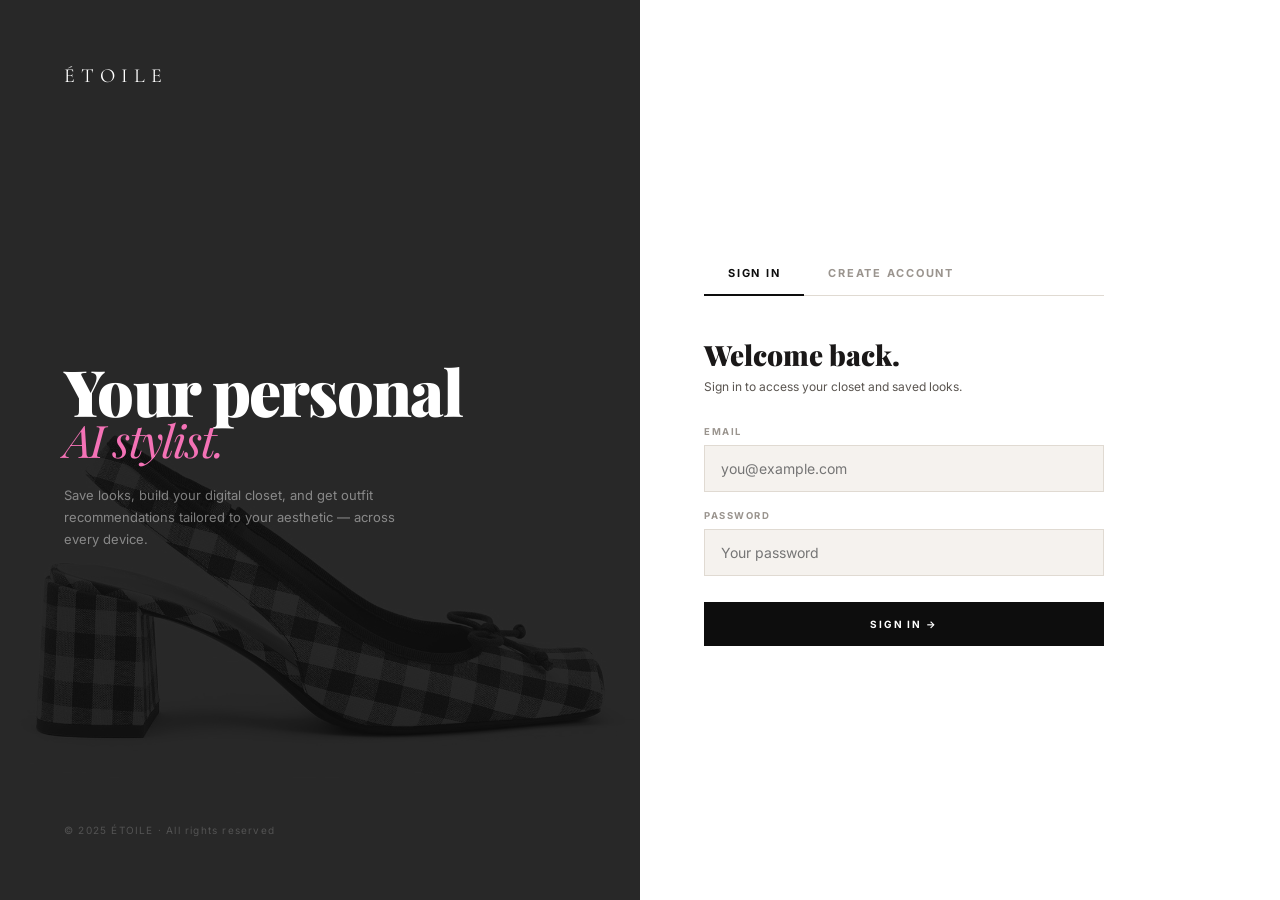
<file: auth.html>
<!DOCTYPE html>
<html lang="en">
<head>
<meta charset="UTF-8">
<meta name="viewport" content="width=device-width, initial-scale=1.0">
<title>ÉTOILE — Sign In</title>
<link rel="stylesheet" href="css/etoile.css?v=2">
<link rel="stylesheet" href="https://fonts.googleapis.com/css2?family=Material+Symbols+Outlined:opsz,wght,FILL,GRAD@24,300,0,0">
<style>
*, *::before, *::after { box-sizing: border-box; margin: 0; padding: 0; }
body { background: var(--black); min-height: 100vh; display: flex; }
.auth-shell { display: grid; grid-template-columns: 1fr 1fr; min-height: 100vh; width: 100%; }

/* Left — editorial panel */
.auth-left { background: var(--black); padding: 64px; display: flex; flex-direction: column; justify-content: space-between; position: relative; overflow: hidden; }
.auth-left-bg { position: absolute; inset: 0; opacity: 0.12; }
.auth-left-bg img { width: 100%; height: 100%; object-fit: cover; filter: grayscale(100%); }
.auth-logo { font-family: var(--font-serif); font-size: 20px; letter-spacing: 0.3em; color: var(--white); font-weight: 400; position: relative; z-index: 1; }
.auth-left-body { position: relative; z-index: 1; }
.auth-headline { font-family: var(--font-display); font-size: clamp(52px, 5vw, 80px); font-weight: 900; color: var(--white); line-height: 0.9; letter-spacing: -0.025em; margin-bottom: 24px; }
.auth-headline em { display: block; color: var(--pink); font-style: italic; font-weight: 400; font-size: 0.7em; }
.auth-tagline { font-size: 13px; color: rgba(255,255,255,0.45); font-family: var(--font-sans); line-height: 1.7; max-width: 340px; }
.auth-left-foot { position: relative; z-index: 1; font-size: 10px; color: rgba(255,255,255,0.2); font-family: var(--font-sans); letter-spacing: 0.12em; }

/* Right — form panel */
.auth-right { background: var(--white); padding: 64px; display: flex; flex-direction: column; justify-content: center; }
.auth-form-wrap { max-width: 400px; width: 100%; }
.auth-tabs { display: flex; gap: 0; margin-bottom: 40px; border-bottom: 1px solid var(--border); }
.auth-tab { padding: 12px 24px 14px; font-size: 11px; letter-spacing: 0.16em; text-transform: uppercase; font-weight: 700; font-family: var(--font-sans); cursor: pointer; color: var(--mid-gray); border-bottom: 2px solid transparent; margin-bottom: -1px; transition: all 0.18s; background: none; border-top: none; border-left: none; border-right: none; }
.auth-tab.active { color: var(--black); border-bottom-color: var(--black); }
.auth-form { display: none; }
.auth-form.active { display: block; }
.auth-form-title { font-family: var(--font-display); font-size: 28px; font-weight: 900; margin-bottom: 6px; }
.auth-form-sub { font-size: 12px; color: var(--warm-gray); font-family: var(--font-sans); margin-bottom: 32px; }
.auth-field { margin-bottom: 18px; }
.auth-field label { display: block; font-size: 9.5px; letter-spacing: 0.16em; text-transform: uppercase; font-weight: 700; color: var(--mid-gray); font-family: var(--font-sans); margin-bottom: 8px; }
.auth-field input { width: 100%; padding: 14px 16px; border: 1px solid var(--border); background: var(--cream); font-size: 14px; font-family: var(--font-sans); color: var(--charcoal); outline: none; transition: border-color 0.18s; }
.auth-field input:focus { border-color: var(--black); }
.auth-submit { width: 100%; padding: 16px; background: var(--black); color: var(--white); font-size: 10px; letter-spacing: 0.18em; text-transform: uppercase; font-weight: 700; font-family: var(--font-sans); border: none; cursor: pointer; transition: background 0.18s; margin-top: 8px; }
.auth-submit:hover { background: var(--pink); }
.auth-submit:disabled { background: var(--mid-gray); cursor: not-allowed; }
.auth-error { font-size: 12px; color: #dc2626; font-family: var(--font-sans); margin-top: 12px; display: none; padding: 10px 14px; background: #fef2f2; border-left: 3px solid #dc2626; }
.auth-success { font-size: 12px; color: #22c55e; font-family: var(--font-sans); margin-top: 12px; display: none; padding: 10px 14px; background: #f0fdf4; border-left: 3px solid #22c55e; }
.auth-divider { text-align: center; font-size: 10px; color: var(--mid-gray); font-family: var(--font-sans); letter-spacing: 0.1em; margin: 20px 0; }
</style>
</head>
<body>
<div class="auth-shell">

  <!-- LEFT -->
  <div class="auth-left">
    <div class="auth-left-bg"><img src="photos/a685e23b02171dce4928bb22615b3361.jpg" alt="" onerror="this.remove()"></div>
    <div class="auth-logo">ÉTOILE</div>
    <div class="auth-left-body">
      <h1 class="auth-headline">Your personal<em>AI stylist.</em></h1>
      <p class="auth-tagline">Save looks, build your digital closet, and get outfit recommendations tailored to your aesthetic — across every device.</p>
    </div>
    <div class="auth-left-foot">© 2025 ÉTOILE · All rights reserved</div>
  </div>

  <!-- RIGHT -->
  <div class="auth-right">
    <div class="auth-form-wrap">
      <div class="auth-tabs">
        <button class="auth-tab active" onclick="switchTab('signin')">Sign In</button>
        <button class="auth-tab" onclick="switchTab('signup')">Create Account</button>
      </div>

      <!-- SIGN IN -->
      <div class="auth-form active" id="signinForm">
        <div class="auth-form-title">Welcome back.</div>
        <div class="auth-form-sub">Sign in to access your closet and saved looks.</div>
        <div class="auth-field"><label>Email</label><input type="email" id="siEmail" placeholder="you@example.com" autocomplete="email"></div>
        <div class="auth-field"><label>Password</label><input type="password" id="siPass" placeholder="Your password" autocomplete="current-password"></div>
        <button class="auth-submit" id="siBtn" onclick="doSignIn()">Sign In →</button>
        <div class="auth-error" id="siError"></div>
      </div>

      <!-- SIGN UP -->
      <div class="auth-form" id="signupForm">
        <div class="auth-form-title">Join Étoile.</div>
        <div class="auth-form-sub">Create your account to start building your style profile.</div>
        <div class="auth-field"><label>Your Name</label><input type="text" id="suName" placeholder="First name" autocomplete="given-name"></div>
        <div class="auth-field"><label>Email</label><input type="email" id="suEmail" placeholder="you@example.com" autocomplete="email"></div>
        <div class="auth-field"><label>Password</label><input type="password" id="suPass" placeholder="At least 6 characters" autocomplete="new-password"></div>
        <button class="auth-submit" id="suBtn" onclick="doSignUp()">Create Account →</button>
        <div class="auth-error" id="suError"></div>
        <div class="auth-success" id="suSuccess">Account created! Check your email to confirm, then sign in.</div>
      </div>

    </div>
  </div>

</div>


<script src="js/supabase.js"></script>
<script>
// If already logged in, redirect
(async () => {
  const user = await getUser();
  if (user) redirectAfterAuth(user.id);
})();

function switchTab(tab) {
  document.querySelectorAll('.auth-tab').forEach((t, i) => t.classList.toggle('active', (i === 0 && tab === 'signin') || (i === 1 && tab === 'signup')));
  document.getElementById('signinForm').classList.toggle('active', tab === 'signin');
  document.getElementById('signupForm').classList.toggle('active', tab === 'signup');
}

async function doSignIn() {
  const btn = document.getElementById('siBtn');
  const err = document.getElementById('siError');
  const email = document.getElementById('siEmail').value.trim();
  const pass  = document.getElementById('siPass').value;
  if (!email || !pass) { showError(err, 'Please enter your email and password.'); return; }
  btn.disabled = true; btn.textContent = 'Signing in…';
  try {
    const { user } = await signIn(email, pass);
    await redirectAfterAuth(user.id);
  } catch(e) {
    showError(err, e.message || 'Incorrect email or password.');
    btn.disabled = false; btn.textContent = 'Sign In →';
  }
}

async function doSignUp() {
  const btn = document.getElementById('suBtn');
  const err = document.getElementById('suError');
  const suc = document.getElementById('suSuccess');
  const name  = document.getElementById('suName').value.trim();
  const email = document.getElementById('suEmail').value.trim();
  const pass  = document.getElementById('suPass').value;
  if (!name || !email || !pass) { showError(err, 'Please fill in all fields.'); return; }
  if (pass.length < 6) { showError(err, 'Password must be at least 6 characters.'); return; }
  btn.disabled = true; btn.textContent = 'Creating account…';
  try {
    const { user } = await signUp(email, pass, name);
    if (user) {
      // Auto-confirmed — go straight in
      await redirectAfterAuth(user.id);
    } else {
      // Email confirmation required
      err.style.display = 'none';
      suc.style.display = 'block';
      btn.disabled = false; btn.textContent = 'Create Account →';
    }
  } catch(e) {
    showError(err, e.message || 'Could not create account.');
    btn.disabled = false; btn.textContent = 'Create Account →';
  }
}

async function redirectAfterAuth(userId) {
  // Check if user has completed onboarding
  const prefs = await DB.getPrefs(userId);
  const redirectParam = new URLSearchParams(window.location.search).get('redirect');
  if (!prefs.onboarded) {
    window.location.href = 'index.html';
  } else if (redirectParam && redirectParam !== 'auth.html') {
    window.location.href = redirectParam;
  } else {
    window.location.href = 'home.html';
  }
}

function showError(el, msg) {
  el.textContent = msg;
  el.style.display = 'block';
}

// Enter key support
document.addEventListener('keydown', e => {
  if (e.key !== 'Enter') return;
  if (document.getElementById('signinForm').classList.contains('active')) doSignIn();
  else doSignUp();
});
</script>
</body>
</html>
</file>
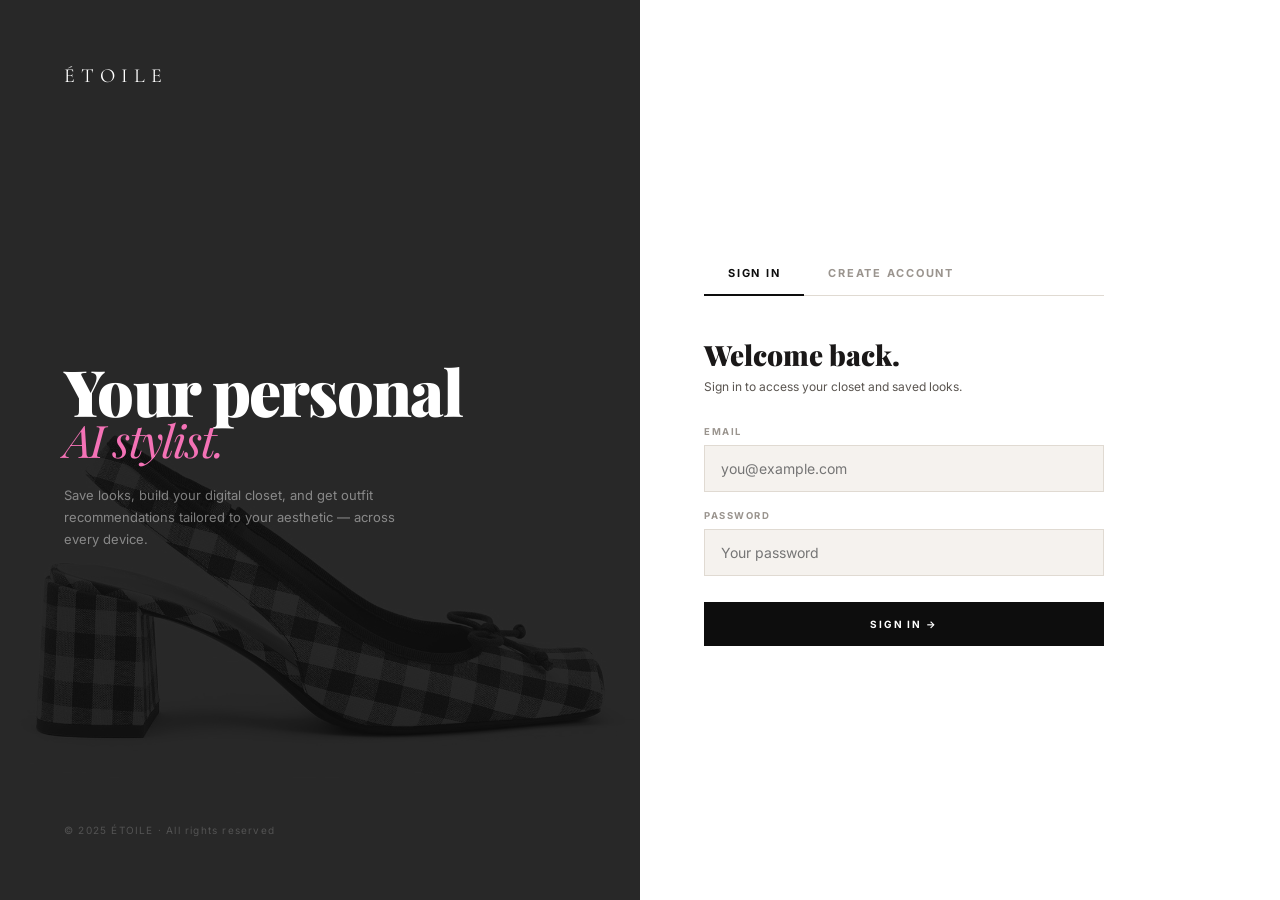
<file: digital-closet.html>
<!DOCTYPE html>
<html lang="en">
<head>
<meta charset="UTF-8">
<meta name="viewport" content="width=device-width, initial-scale=1.0">
<title>ÉTOILE — My Closet</title>
<link rel="stylesheet" href="css/etoile.css?v=2">
<link rel="stylesheet" href="https://fonts.googleapis.com/css2?family=Material+Symbols+Outlined:opsz,wght,FILL,GRAD@24,300,0,0">
<style>
.closet-layout { display:grid; grid-template-columns:280px 1fr; min-height:calc(100vh - 60px); }
.closet-sidebar { background:var(--white); border-right:1px solid var(--border); padding:32px 20px 40px; position:sticky; top:60px; height:calc(100vh - 60px); overflow-y:auto; }
.sb-heading { font-size:9px; letter-spacing:0.2em; text-transform:uppercase; font-weight:700; color:var(--mid-gray); margin:20px 0 8px 10px; font-family:var(--font-sans); }
.sb-all { display:flex; align-items:center; gap:8px; padding:9px 12px; font-size:12px; color:var(--warm-gray); cursor:pointer; transition:all 0.16s; border-left:2px solid transparent; font-family:var(--font-sans); font-weight:600; margin-bottom:4px; }
.sb-all:hover, .sb-all.active { color:var(--black); border-left-color:var(--pink); background:var(--cream); }
.sb-all .material-symbols-outlined { font-size:15px; }
.sb-count { margin-left:auto; font-size:9px; color:var(--mid-gray); background:var(--cream); padding:1px 7px; border-radius:20px; }
.sb-parent { display:flex; align-items:center; gap:8px; padding:9px 12px; font-size:11.5px; color:var(--charcoal); cursor:pointer; transition:all 0.16s; font-family:var(--font-sans); font-weight:700; letter-spacing:0.04em; text-transform:uppercase; font-size:9.5px; }
.sb-parent:hover { background:var(--cream); }
.sb-parent.active-group { color:var(--black); }
.sb-parent .material-symbols-outlined { font-size:14px; color:var(--mid-gray); }
.sb-arrow { margin-left:auto; font-size:13px; color:var(--mid-gray); transition:transform 0.2s; font-family:'Material Symbols Outlined'; font-size:14px; }
.sb-parent.open .sb-arrow { transform:rotate(180deg); }
.sb-children { display:none; padding:0 0 4px 0; }
.sb-parent.open + .sb-children { display:block; }
.sb-sub { display:flex; align-items:center; justify-content:space-between; padding:7px 12px 7px 34px; font-size:11.5px; color:var(--warm-gray); cursor:pointer; font-family:var(--font-sans); transition:all 0.14s; border-left:2px solid transparent; }
.sb-sub:hover { color:var(--black); background:var(--cream); }
.sb-sub.active { color:var(--black); border-left-color:var(--pink); background:var(--cream); font-weight:600; }
.sb-sub-count { font-size:9px; color:var(--mid-gray); }
.closet-main { background:var(--cream); }
.closet-topbar { background:var(--white); padding:24px 36px; border-bottom:1px solid var(--border); display:flex; align-items:center; gap:16px; flex-wrap:wrap; justify-content:space-between; }
.closet-section-label { font-size:9px; letter-spacing:0.2em; text-transform:uppercase; font-weight:700; color:var(--mid-gray); font-family:var(--font-sans); padding:24px 36px 0; }
.closet-grid { display:grid; grid-template-columns:repeat(auto-fill,minmax(180px,1fr)); gap:16px; padding:16px 36px 40px; }
.cl-item { background:var(--white); border:1px solid var(--border); overflow:hidden; cursor:pointer; transition:box-shadow 0.3s,transform 0.3s; position:relative; }
.cl-item:hover { box-shadow:0 6px 24px rgba(0,0,0,0.09); transform:translateY(-2px); }
.cl-img { aspect-ratio:3/4; overflow:hidden; position:relative; background:var(--cream); }
.cl-img img { width:100%; height:100%; object-fit:cover; transition:transform 0.4s; }
.cl-item:hover .cl-img img { transform:scale(1.06); }
.cl-worn-tag { position:absolute; bottom:6px; left:6px; background:var(--pink); color:var(--white); font-size:7px; letter-spacing:0.14em; text-transform:uppercase; font-weight:700; padding:3px 8px; font-family:var(--font-sans); }
.cl-info { padding:10px 12px; }
.cl-name { font-family:var(--font-serif); font-size:13px; color:var(--charcoal); line-height:1.3; }
.cl-sub { font-size:8.5px; letter-spacing:0.14em; text-transform:uppercase; color:var(--mid-gray); font-family:var(--font-sans); margin-top:3px; font-weight:600; }
.cl-brand { font-size:9px; color:var(--pink); font-family:var(--font-sans); margin-top:2px; }
.cl-item-overlay { position:absolute; inset:0; background:rgba(0,0,0,0.5); display:flex; flex-direction:column; align-items:center; justify-content:center; gap:8px; opacity:0; transition:opacity 0.2s; padding:12px; }
.cl-item:hover .cl-item-overlay { opacity:1; }
.cl-no-photo { width:100%; height:100%; display:flex; align-items:center; justify-content:center; flex-direction:column; gap:6px; background:linear-gradient(135deg,#f0ede8,#e8e4de); }
.cl-no-photo .material-symbols-outlined { font-size:28px; color:var(--border-dark); }
.cl-no-photo span.lbl { font-size:8px; color:var(--mid-gray); font-family:var(--font-sans); letter-spacing:0.1em; text-transform:uppercase; }
.cl-photo-loading { width:100%; height:100%; display:flex; align-items:center; justify-content:center; background:var(--cream); }
.cl-photo-loading::after { content:''; width:20px; height:20px; border:2px solid var(--border-dark); border-top-color:var(--pink); border-radius:50%; animation:spin 0.8s linear infinite; }
@keyframes spin { to { transform:rotate(360deg); } }
.add-cta { margin:24px 36px 0; background:var(--white); border:1px dashed var(--border-dark); padding:28px; text-align:center; cursor:pointer; transition:all 0.2s; }
.add-cta:hover { border-color:var(--pink); background:var(--pink-light); }
/* Modal */
.modal-step { display:none; }
.modal-step.active { display:block; }
.photo-suggest-wrap { position:relative; width:100%; aspect-ratio:3/4; background:var(--cream); overflow:hidden; margin-bottom:16px; border:1px solid var(--border); }
.photo-suggest-wrap img { width:100%; height:100%; object-fit:cover; }
.photo-suggest-loading { position:absolute; inset:0; display:flex; flex-direction:column; align-items:center; justify-content:center; gap:10px; background:var(--cream); }
.photo-suggest-actions { display:grid; grid-template-columns:1fr 1fr 1fr; gap:8px; }
.upload-zone { border:1px dashed var(--border-dark); padding:20px; text-align:center; cursor:pointer; background:var(--cream); transition:background 0.15s; }
.upload-zone:hover { border-color:var(--pink); background:var(--pink-light); }
.upload-preview { position:relative; width:100%; aspect-ratio:3/4; overflow:hidden; border:1px solid var(--border); margin-bottom:4px; }
.upload-preview img { width:100%; height:100%; object-fit:cover; }
.upload-preview-remove { position:absolute; top:6px; right:6px; background:rgba(0,0,0,0.6); color:#fff; border:none; cursor:pointer; width:24px; height:24px; display:flex; align-items:center; justify-content:center; font-family:'Material Symbols Outlined'; font-size:14px; }
select.input-field optgroup { font-weight:700; color:var(--charcoal); font-size:11px; }
select.input-field option { font-weight:400; color:var(--warm-gray); padding-left:8px; }
</style>
</head>
<body>
<nav class="nav">
  <a href="home.html" class="nav-logo">ÉTOILE</a>
  <ul class="nav-links">
    <li><a href="home.html">Style Me</a></li>
    <li><a href="digital-closet.html" class="active">My Closet</a></li>
    <li><a href="shopping.html">Shop</a></li>
    <li class="nav-dropdown"><a href="saved-looks.html">Saved ▾</a>
      <div class="nav-dropdown-menu">
        <a href="saved-looks.html">Saved Looks</a>
        <a href="saved-shopping.html">Wishlist</a>
      </div>
    </li>
    <li><a href="profile.html">Profile</a></li>
  </ul>
  <div class="nav-right"><a href="home.html" class="nav-cta">Get Styled</a></div>
</nav>

<div class="page">
  <div class="closet-layout">

    <!-- SIDEBAR -->
    <aside class="closet-sidebar">
      <div style="padding:0 10px 20px;">
        <div style="font-family:var(--font-display);font-size:24px;font-weight:900;line-height:1;margin-bottom:4px;">My Closet</div>
        <div style="font-size:12px;color:var(--warm-gray);font-family:var(--font-sans);" id="itemCountLabel">0 items</div>
      </div>

      <div class="sb-all active" onclick="setFilter(this,'all','All Items')">
        <span class="material-symbols-outlined">apps</span>All Items
        <span class="sb-count" id="cnt-all">0</span>
      </div>

      <div class="sb-heading">Categories</div>
      <div id="categoryTree"></div>

      <div style="padding:20px 10px 0;">
        <button class="btn btn-pink w-full" style="justify-content:center;" onclick="openAddModal()">
          <span class="material-symbols-outlined" style="font-size:16px;">add</span>Add Item
        </button>
      </div>
    </aside>

    <!-- MAIN -->
    <main class="closet-main">
      <div class="closet-topbar">
        <div>
          <div style="font-family:var(--font-display);font-size:22px;font-weight:900;" id="sectionTitle">All Items</div>
        </div>
        <div class="search-bar" style="width:280px;">
          <span class="material-symbols-outlined search-icon">search</span>
          <input type="text" placeholder="Search your closet…" oninput="searchItems(this.value)">
        </div>
      </div>

      <div class="add-cta" onclick="openAddModal()">
        <span class="material-symbols-outlined" style="font-size:26px;color:var(--mid-gray);display:block;margin-bottom:8px;">add_circle</span>
        <div style="font-size:11px;letter-spacing:0.12em;text-transform:uppercase;font-weight:700;color:var(--charcoal);font-family:var(--font-sans);">Add to Your Digital Closet</div>
        <div style="font-size:12px;color:var(--warm-gray);font-family:var(--font-sans);margin-top:4px;">Upload a photo, or describe the item and we'll find a visual match</div>
      </div>

      <div class="closet-grid" id="closetGrid"></div>

      <div id="closetEmpty" style="display:none;padding:80px 40px;text-align:center;">
        <span class="material-symbols-outlined" style="font-size:40px;color:var(--border-dark);display:block;margin-bottom:16px;">checkroom</span>
        <p style="font-size:13px;color:var(--warm-gray);font-family:var(--font-sans);">No items in this category yet.</p>
      </div>
    </main>
  </div>

  <footer class="footer">
    <div class="footer-bottom"><span class="footer-copy">© 2025 Étoile.</span></div>
  </footer>
</div>

<!-- ADD ITEM MODAL -->
<div class="modal-overlay" id="addModal" onclick="if(event.target===this)closeAddModal()">
  <div class="modal" style="max-width:520px;">
    <div class="modal-header">
      <h3 style="font-family:var(--font-display);font-size:22px;font-weight:900;" id="modalTitle">Add to Closet</h3>
      <span class="modal-close" onclick="closeAddModal()">close</span>
    </div>
    <div class="modal-body">

      <!-- STEP 1: Details -->
      <div class="modal-step active" id="step1">
        <div style="display:grid;grid-template-columns:1fr 1fr;gap:14px;margin-bottom:16px;">
          <div>
            <label class="input-label">Item Name *</label>
            <input type="text" class="input-field" id="itemName" placeholder="e.g. Ribbed cream knit top">
          </div>
          <div>
            <label class="input-label">Brand (optional)</label>
            <input type="text" class="input-field" id="itemBrand" placeholder="e.g. The Row, Zara, COS">
          </div>
        </div>
        <div style="margin-bottom:16px;">
          <label class="input-label">Category *</label>
          <select class="input-field" id="itemCategory" style="cursor:pointer;"></select>
        </div>
        <div style="margin-bottom:16px;">
          <label class="input-label">Color / Description (helps generate photo)</label>
          <input type="text" class="input-field" id="itemDesc" placeholder="e.g. cream, ribbed knit, fitted, long sleeve">
        </div>

        <!-- Upload -->
        <div style="margin-bottom:18px;">
          <label class="input-label">Upload your own photo (optional)</label>
          <div id="uploadPreviewWrap" style="display:none;" class="upload-preview">
            <img id="uploadPreviewImg" src="" alt="">
            <button class="upload-preview-remove" onclick="clearUpload()">close</button>
          </div>
          <div id="uploadZone" class="upload-zone" onclick="document.getElementById('closetUpload').click()">
            <span class="material-symbols-outlined" style="font-size:20px;color:var(--mid-gray);display:block;margin-bottom:6px;">upload</span>
            <div style="font-size:11px;color:var(--warm-gray);font-family:var(--font-sans);" id="uploadLabel">Click to upload · JPG or PNG</div>
          </div>
          <input type="file" id="closetUpload" accept="image/*" style="display:none" onchange="handlePhotoUpload(this)">
        </div>

        <button class="btn btn-dark w-full" style="justify-content:center;" onclick="submitStep1()">
          <span class="material-symbols-outlined" style="font-size:15px;">add</span>Add to Closet
        </button>
        <div id="step1Error" style="font-size:11px;color:#dc2626;font-family:var(--font-sans);margin-top:8px;display:none;">Please enter an item name and category.</div>
      </div>

      <!-- STEP 2: Photo confirmation -->
      <div class="modal-step" id="step2">
        <p style="font-size:12px;color:var(--warm-gray);font-family:var(--font-sans);margin-bottom:14px;" id="step2Label">
          We found a visual match based on your item — does this look right?
        </p>
        <div class="photo-suggest-wrap">
          <div class="photo-suggest-loading" id="photoLoading">
            <span class="material-symbols-outlined" style="font-size:32px;color:var(--mid-gray);">image_search</span>
            <span style="font-size:11px;color:var(--warm-gray);font-family:var(--font-sans);">Finding a visual match…</span>
          </div>
          <img id="suggestedPhoto" src="" alt="" style="display:none;" onload="photoLoaded()" onerror="photoError()">
          <div id="photoErrorMsg" style="display:none;padding:24px;text-align:center;">
            <span class="material-symbols-outlined" style="font-size:28px;color:var(--mid-gray);display:block;margin-bottom:8px;">image_not_supported</span>
            <p style="font-size:12px;color:var(--warm-gray);font-family:var(--font-sans);">Couldn't find a match.</p>
          </div>
        </div>
        <div class="photo-suggest-actions">
          <button class="btn btn-dark btn-sm" style="justify-content:center;" onclick="acceptPhoto()">
            <span class="material-symbols-outlined" style="font-size:13px;">check</span>Yes, use this
          </button>
          <button class="btn btn-outline btn-sm" style="justify-content:center;" onclick="tryAnotherPhoto()">
            <span class="material-symbols-outlined" style="font-size:13px;">refresh</span>Try another
          </button>
          <button class="btn btn-outline btn-sm" style="justify-content:center;" onclick="document.getElementById('closetUpload2').click()">
            <span class="material-symbols-outlined" style="font-size:13px;">upload</span>Upload mine
          </button>
        </div>
        <input type="file" id="closetUpload2" accept="image/*" style="display:none" onchange="handlePhotoUpload2(this)">
        <button class="btn btn-ghost btn-sm" style="margin-top:12px;width:100%;justify-content:center;" onclick="skipPhoto()">
          Skip — add without a photo
        </button>
      </div>

    </div>
  </div>
</div>

<script src="js/supabase.js"></script>
<script src="js/app.js"></script>
<script>
// ── Category taxonomy ──────────────────────────────────────────────────────
const CATEGORY_MAP = {
  'Tops':       ['Tank Top','T-Shirt','Button-Down Shirt','Blouse','Knit Top','Crop Top','Sweater','Turtleneck','Cardigan','Bodysuit','Corset Top'],
  'Bottoms':    ['Black Jeans','Blue Jeans','White Jeans','Jean Skirt','Mini Skirt','Midi Skirt','Maxi Skirt','Tailored Trousers','Linen Pants','Cargo Pants','Shorts','Leggings','Bike Shorts'],
  'Dresses':    ['Mini Dress','Midi Dress','Maxi Dress','Slip Dress','Wrap Dress','Shirt Dress','Cocktail Dress','Evening Gown','Sundress','Bodycon Dress'],
  'Outerwear':  ['Trench Coat','Blazer','Leather Jacket','Denim Jacket','Puffer Jacket','Wool Coat','Bomber Jacket','Vest','Shearling Coat','Raincoat'],
  'Shoes':      ['Heels','Block Heels','Kitten Heels','Ballet Flats','Loafers','Sneakers','Boots','Ankle Boots','Knee-High Boots','Over-the-Knee Boots','Sandals','Mules','Slides','Platforms','Mary Janes'],
  'Bags':       ['Shoulder Bag','Tote Bag','Clutch','Crossbody Bag','Mini Bag','Backpack','Belt Bag','Top-Handle Bag','Bucket Bag','Hobo Bag'],
  'Jewelry':    ['Stud Earrings','Hoop Earrings','Drop Earrings','Statement Earrings','Pendant Necklace','Chain Necklace','Statement Necklace','Choker','Tennis Bracelet','Bangle','Ring','Cuff','Pearl Jewelry'],
  'Accessories':['Belt','Silk Scarf','Wool Scarf','Bucket Hat','Baseball Cap','Beret','Wide-Brim Hat','Sunglasses','Hair Clip','Headband','Gloves','Tights','Socks'],
  'Suiting':    ['Suit Jacket','Suit Trousers','Two-Piece Suit','Pantsuit','Skirt Suit','Double-Breasted Blazer','Waistcoat'],
  'Activewear': ['Sports Bra','Bike Shorts','Leggings','Athletic Top','Track Jacket','Sweatshirt','Hoodie','Joggers','Tennis Skirt','Windbreaker'],
};

const PARENT_ICONS = {
  'Tops':'checkroom','Bottoms':'straighten','Dresses':'dry_cleaning',
  'Outerwear':'umbrella','Shoes':'footprint','Bags':'shopping_bag',
  'Jewelry':'diamond','Accessories':'watch','Suiting':'business_center','Activewear':'sports',
};

// Reverse map: subcategory → parent
const SUB_TO_PARENT = {};
Object.entries(CATEGORY_MAP).forEach(([parent, subs]) => subs.forEach(s => SUB_TO_PARENT[s] = parent));

function getParent(sub) { return SUB_TO_PARENT[sub] || sub; }

// ── State ──────────────────────────────────────────────────────────────────
let closetItems = [];
let currentFilter = 'all';
let currentFilterLabel = 'All Items';
let pendingPhoto = null;
let pendingFile = null;
let suggestAttempt = 0;
let _sbUser = null;

// ── Auth + load ────────────────────────────────────────────────────────────
(async () => {
  _sbUser = await requireAuth();
  if (!_sbUser) return;
  try {
    const items = await DB.getClosetItems(_sbUser.id);
    if (items.length > 0) {
      closetItems = items.map(i => ({
        id: i.id, name: i.name, brand: i.brand || '',
        category: i.category, image: i.image || i.image_url || null, wornOften: i.wornOften || i.worn_often || false,
      }));
      renderCloset();
      updateCounts();
      return;
    }
  } catch(e) { console.warn('Load failed, using cache', e); }
})();

// Seed with demo items if empty
const _cached = JSON.parse(localStorage.getItem('etoile_closetItems') || '[]');
if (_cached.length > 0) {
  closetItems = _cached;
} else {
  closetItems = [
    { id:'seed1', name:'Camel Trench Coat',        brand:'Totême', category:'Trench Coat',       image:'photos/8cd742f7fe1c2b9f92c99d57e65fef7e.jpg', wornOften:true  },
    { id:'seed2', name:'Black Silk Slip Dress',     brand:'',       category:'Slip Dress',         image:'photos/991a9dfe12a8a18daeec45fb32646bfb.jpg', wornOften:false },
    { id:'seed3', name:'Dark-Wash Straight Jeans',  brand:'',       category:'Blue Jeans',         image:'photos/53f4fbd8da5ea134e12fe0a43db1e9bc.jpg', wornOften:true  },
    { id:'seed4', name:'Cream Ribbed Knit Top',     brand:'Arket',  category:'Knit Top',           image:'photos/1924abb8b7cb217c634c91a20a589cb7.jpg', wornOften:false },
    { id:'seed5', name:'Tan Leather Shoulder Bag',  brand:'',       category:'Shoulder Bag',       image:'photos/5ba50d568468ed29caee3a91cced1128.jpg', wornOften:false },
    { id:'seed6', name:'White Linen Shirt',         brand:'COS',    category:'Button-Down Shirt',  image:'photos/8a3d7999ffdd579680f32d7530870aa1.jpg', wornOften:false },
    { id:'seed7', name:'Ivory Wide-Leg Trousers',   brand:'',       category:'Tailored Trousers',  image:'photos/355cc53949087ba5a82e8805e41af36e.jpg', wornOften:true  },
    { id:'seed8', name:'Gold Hoop Earrings',        brand:'',       category:'Hoop Earrings',      image:'photos/023a143224d5fd4397a3b454dddae015.jpg', wornOften:false },
    { id:'seed9', name:'Black Wool Overcoat',       brand:'',       category:'Wool Coat',          image:'photos/a685e23b02171dce4928bb22615b3361.jpg', wornOften:false },
  ];
  localStorage.setItem('etoile_closetItems', JSON.stringify(closetItems));
}

buildSidebar();
buildCategorySelect();
renderCloset();

// ── Build sidebar ──────────────────────────────────────────────────────────
function buildSidebar() {
  const tree = document.getElementById('categoryTree');
  tree.innerHTML = Object.entries(CATEGORY_MAP).map(([parent, subs]) => `
    <div class="sb-parent" onclick="toggleParent(this,'${parent}')">
      <span class="material-symbols-outlined">${PARENT_ICONS[parent] || 'category'}</span>
      ${parent}
      <span class="sb-count" id="cnt-${parent.toLowerCase().replace(/\s+/g,'-')}" style="margin-right:4px;">0</span>
      <span class="sb-arrow">expand_more</span>
    </div>
    <div class="sb-children">
      ${subs.map(sub => `
        <div class="sb-sub" onclick="setFilter(this,'${sub}','${sub}')" data-sub="${sub}">
          ${sub}<span class="sb-sub-count" id="scnt-${sub.replace(/\s+/g,'-')}"></span>
        </div>`).join('')}
    </div>
  `).join('');
  updateCounts();
}

function toggleParent(el, parent) {
  const isOpen = el.classList.contains('open');
  // Close all
  document.querySelectorAll('.sb-parent').forEach(p => p.classList.remove('open'));
  if (!isOpen) el.classList.add('open');
  // Also set filter to the parent group
  setFilter(el, '__parent__' + parent, parent);
}

// ── Build category select ──────────────────────────────────────────────────
function buildCategorySelect() {
  const sel = document.getElementById('itemCategory');
  sel.innerHTML = '<option value="">Select category…</option>' +
    Object.entries(CATEGORY_MAP).map(([parent, subs]) =>
      `<optgroup label="${parent}">${subs.map(s => `<option value="${s}">${s}</option>`).join('')}</optgroup>`
    ).join('');
}

// ── Render ─────────────────────────────────────────────────────────────────
function renderCloset(filter, label) {
  if (filter !== undefined) { currentFilter = filter; currentFilterLabel = label || filter; }
  document.getElementById('sectionTitle').textContent = currentFilterLabel;

  let items;
  if (currentFilter === 'all') {
    items = closetItems;
  } else if (currentFilter.startsWith('__parent__')) {
    const parent = currentFilter.replace('__parent__', '');
    items = closetItems.filter(i => getParent(i.category) === parent);
  } else {
    items = closetItems.filter(i => i.category === currentFilter);
  }

  const grid = document.getElementById('closetGrid');
  const empty = document.getElementById('closetEmpty');

  if (items.length === 0) {
    grid.innerHTML = '';
    empty.style.display = 'block';
    return;
  }
  empty.style.display = 'none';

  grid.innerHTML = items.map(item => {
    const parent = getParent(item.category);
    const wornTag = item.wornOften ? `<div class="cl-worn-tag">Worn Often</div>` : '';
    const brandHtml = item.brand ? `<div class="cl-brand">${item.brand}</div>` : '';
    let imgHtml;
    if (item.image === '__loading__') {
      imgHtml = `<div class="cl-photo-loading"></div>`;
    } else if (item.image) {
      imgHtml = `<img src="${item.image}" alt="" onerror="this.parentNode.innerHTML='<div class=cl-no-photo><span class=material-symbols-outlined>checkroom</span></div>'">`;
    } else {
      imgHtml = `<div class="cl-no-photo"><span class="material-symbols-outlined">checkroom</span><span class="lbl">${item.category}</span></div>`;
    }
    return `
    <div class="cl-item" data-id="${item.id}">
      <div class="cl-img">
        ${imgHtml}${wornTag}
        <div class="cl-item-overlay">
          <button class="btn btn-white btn-sm" onclick="event.stopPropagation();stylePiece('${item.name}')">Style this piece</button>
          <button class="btn btn-outline-white btn-sm" style="font-size:9px;" onclick="event.stopPropagation();removeItem('${item.id}')">Remove</button>
        </div>
      </div>
      <div class="cl-info">
        <div class="cl-name">${item.name}</div>
        <div class="cl-sub">${item.category}</div>
        ${brandHtml}
      </div>
    </div>`;
  }).join('');
  updateCounts();
}

function updateCounts() {
  const total = closetItems.length;
  document.getElementById('itemCountLabel').textContent = total + ' item' + (total !== 1 ? 's' : '');
  document.getElementById('cnt-all').textContent = total;
  Object.keys(CATEGORY_MAP).forEach(parent => {
    const key = parent.toLowerCase().replace(/\s+/g,'-');
    const el = document.getElementById('cnt-' + key);
    const count = closetItems.filter(i => getParent(i.category) === parent).length;
    if (el) el.textContent = count || '';
    CATEGORY_MAP[parent].forEach(sub => {
      const subEl = document.getElementById('scnt-' + sub.replace(/\s+/g,'-'));
      const subCount = closetItems.filter(i => i.category === sub).length;
      if (subEl) subEl.textContent = subCount || '';
    });
  });
}

function setFilter(el, filter, label) {
  document.querySelectorAll('.sb-all,.sb-sub').forEach(l => l.classList.remove('active'));
  if (el.classList.contains('sb-all') || el.classList.contains('sb-sub')) el.classList.add('active');
  renderCloset(filter, label);
}

function searchItems(v) {
  const q = v.toLowerCase();
  document.querySelectorAll('.cl-item').forEach(item => {
    const name = item.querySelector('.cl-name')?.textContent.toLowerCase() || '';
    const sub  = item.querySelector('.cl-sub')?.textContent.toLowerCase() || '';
    const brand = item.querySelector('.cl-brand')?.textContent.toLowerCase() || '';
    item.style.display = (!v || name.includes(q) || sub.includes(q) || brand.includes(q)) ? '' : 'none';
  });
}

function stylePiece(name) {
  window.location.href = 'outfit-recommendations.html?q=' + encodeURIComponent('style-piece:' + name);
}

function removeItem(id) {
  closetItems = closetItems.filter(i => i.id !== id);
  persist();
  if (_sbUser) DB.removeClosetItem(id).catch(console.warn);
  renderCloset();
}

function persist() {
  localStorage.setItem('etoile_closetItems', JSON.stringify(closetItems));
}

// ── Modal ──────────────────────────────────────────────────────────────────
function openAddModal() {
  document.getElementById('addModal').classList.add('open');
  showStep(1);
  ['itemName','itemBrand','itemDesc'].forEach(id => document.getElementById(id).value = '');
  document.getElementById('itemCategory').value = '';
  document.getElementById('uploadLabel').textContent = 'Click to upload · JPG or PNG';
  document.getElementById('uploadPreviewWrap').style.display = 'none';
  document.getElementById('uploadZone').style.display = 'block';
  document.getElementById('step1Error').style.display = 'none';
  pendingPhoto = null; pendingFile = null; suggestAttempt = 0;
}

function closeAddModal() { document.getElementById('addModal').classList.remove('open'); }

function showStep(n) {
  document.querySelectorAll('.modal-step').forEach(s => s.classList.remove('active'));
  document.getElementById('step' + n).classList.add('active');
  document.getElementById('modalTitle').textContent = n === 1 ? 'Add to Closet' : 'Does this look like your item?';
}

function handlePhotoUpload(input) {
  if (!input.files[0]) return;
  pendingFile = input.files[0];
  const reader = new FileReader();
  reader.onload = e => {
    pendingPhoto = e.target.result;
    document.getElementById('uploadPreviewImg').src = pendingPhoto;
    document.getElementById('uploadPreviewWrap').style.display = 'block';
    document.getElementById('uploadZone').style.display = 'none';
  };
  reader.readAsDataURL(input.files[0]);
}

function handlePhotoUpload2(input) {
  if (!input.files[0]) return;
  pendingFile = input.files[0];
  const reader = new FileReader();
  reader.onload = e => { pendingPhoto = e.target.result; finalizeAdd(); };
  reader.readAsDataURL(input.files[0]);
}

function clearUpload() {
  pendingPhoto = null; pendingFile = null;
  document.getElementById('uploadPreviewWrap').style.display = 'none';
  document.getElementById('uploadZone').style.display = 'block';
  document.getElementById('closetUpload').value = '';
}

function submitStep1() {
  const name = document.getElementById('itemName').value.trim();
  const cat  = document.getElementById('itemCategory').value;
  if (!name || !cat) {
    document.getElementById('step1Error').style.display = 'block';
    return;
  }
  // If user already uploaded a photo, add directly
  if (pendingPhoto) {
    finalizeAdd();
  } else {
    // Auto-suggest a photo
    showStep(2);
    loadSuggestedPhoto(0);
  }
}

async function finalizeAdd() {
  const name  = document.getElementById('itemName').value.trim();
  const brand = document.getElementById('itemBrand').value.trim();
  const cat   = document.getElementById('itemCategory').value;
  const desc  = document.getElementById('itemDesc').value.trim();

  let imageUrl = pendingPhoto || null;
  if (pendingFile && _sbUser) {
    try { imageUrl = await DB.uploadClosetPhoto(_sbUser.id, pendingFile); }
    catch(e) { console.warn('Photo upload failed, using local', e); }
  }

  const localItem = {
    id: 'item_' + Date.now(), name, brand, category: cat,
    description: desc, image: imageUrl, wornOften: false,
  };

  if (_sbUser) {
    try {
      const saved = await DB.addClosetItem(_sbUser.id, { ...localItem });
      localItem.id = saved.id;
    } catch(e) { console.warn('DB save failed, saving locally', e); }
  }

  closetItems.unshift(localItem);
  persist();
  pendingPhoto = null; pendingFile = null;
  closeAddModal();
  document.querySelectorAll('.sb-all,.sb-sub').forEach(l => l.classList.remove('active'));
  document.querySelector('.sb-all').classList.add('active');
  renderCloset('all', 'All Items');
}

// ── Photo suggestion ───────────────────────────────────────────────────────
function loadSuggestedPhoto(attempt) {
  const name  = document.getElementById('itemName').value.trim();
  const brand = document.getElementById('itemBrand').value.trim();
  const cat   = document.getElementById('itemCategory').value;
  const desc  = document.getElementById('itemDesc').value.trim();

  const img     = document.getElementById('suggestedPhoto');
  const loading = document.getElementById('photoLoading');
  const errMsg  = document.getElementById('photoErrorMsg');
  img.style.display = 'none';
  loading.style.display = 'flex';
  errMsg.style.display = 'none';

  const terms = [
    `${cat} fashion clothing ${desc}`,
    `${name} ${brand} fashion`,
    `${cat} ${brand} style editorial`,
    `fashion ${cat} minimal`,
    `clothing ${name}`,
  ];
  const term = encodeURIComponent((terms[attempt % terms.length] || name).trim());
  img.src = `https://source.unsplash.com/featured/480x640/?${term}&sig=${Date.now() + attempt}`;
}

function photoLoaded() {
  document.getElementById('photoLoading').style.display = 'none';
  document.getElementById('suggestedPhoto').style.display = 'block';
  document.getElementById('photoErrorMsg').style.display = 'none';
  pendingPhoto = document.getElementById('suggestedPhoto').src;
}

function photoError() {
  document.getElementById('photoLoading').style.display = 'none';
  document.getElementById('suggestedPhoto').style.display = 'none';
  document.getElementById('photoErrorMsg').style.display = 'block';
}

function acceptPhoto() {
  pendingPhoto = document.getElementById('suggestedPhoto').src;
  finalizeAdd();
}

function tryAnotherPhoto() {
  suggestAttempt++;
  loadSuggestedPhoto(suggestAttempt);
}

function skipPhoto() {
  pendingPhoto = null;
  finalizeAdd();
}
</script>
</body>
</html>
</file>
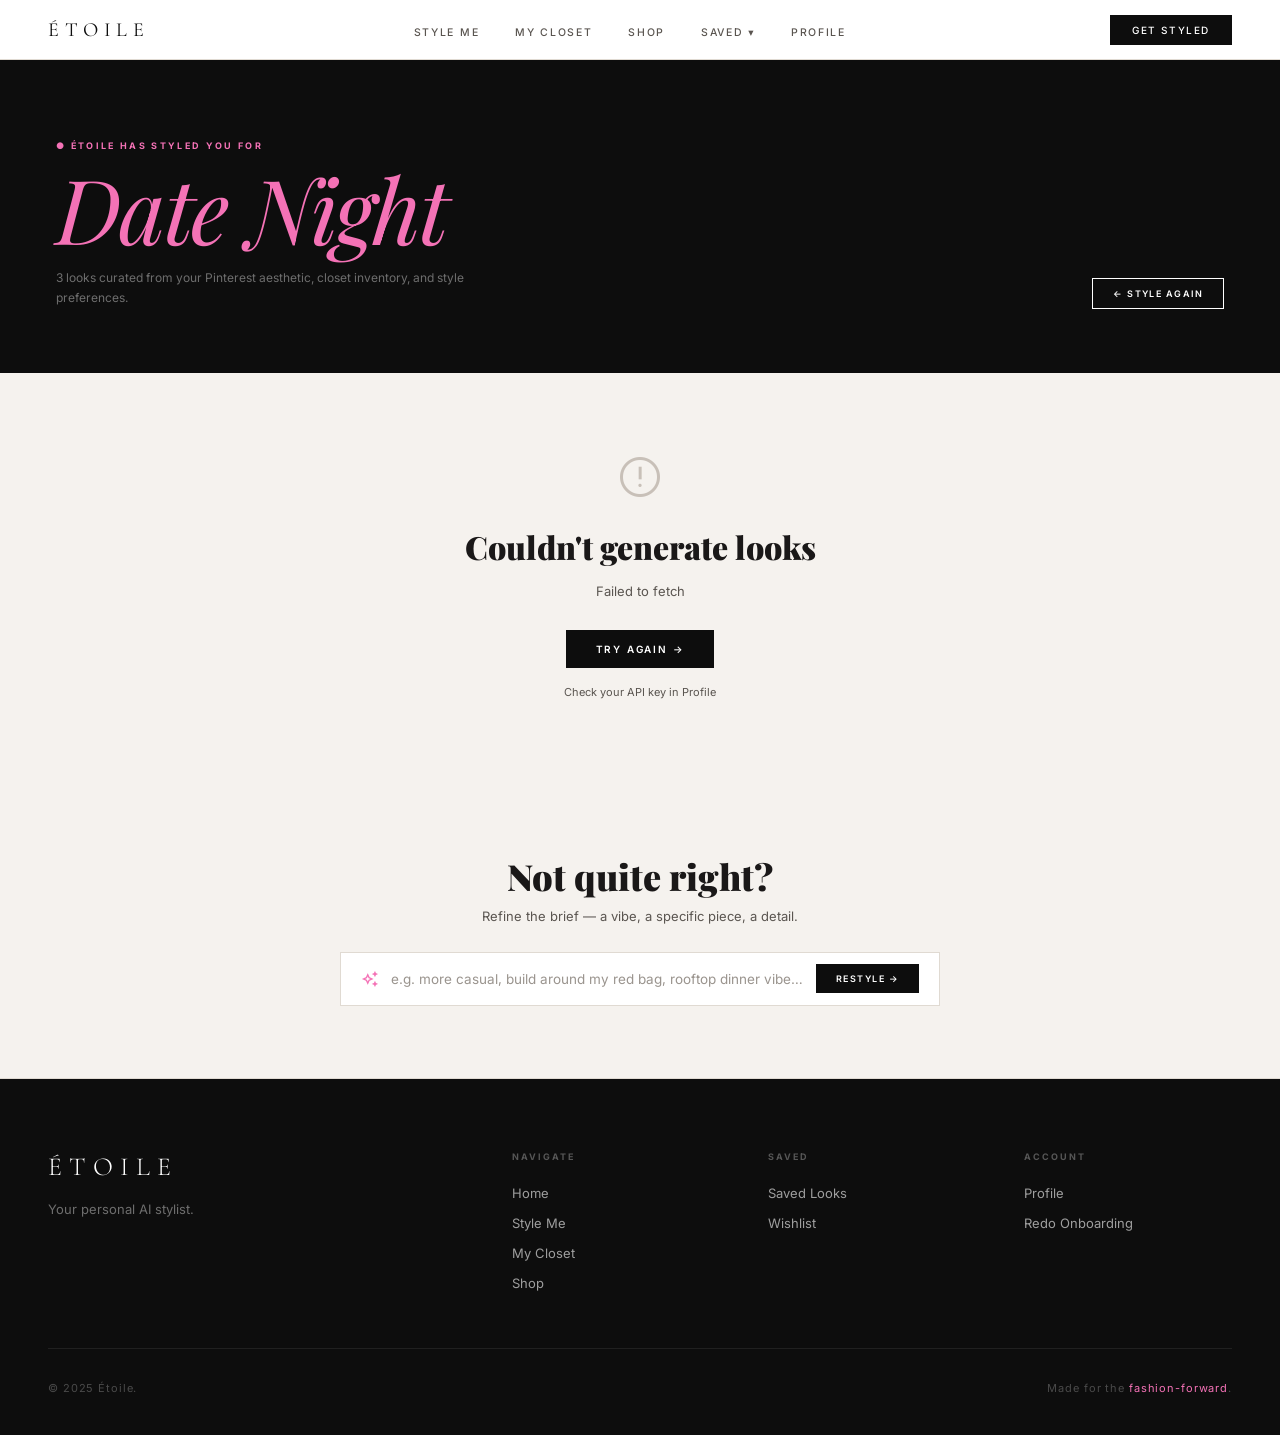
<file: outfit-recommendations.html>
<!DOCTYPE html>
<html lang="en">
<head>
<meta charset="UTF-8">
<meta name="viewport" content="width=device-width, initial-scale=1.0">
<title>ÉTOILE — Styled Look</title>
<link rel="stylesheet" href="css/etoile.css?v=2">
<link rel="stylesheet" href="https://fonts.googleapis.com/css2?family=Material+Symbols+Outlined:opsz,wght,FILL,GRAD@24,300,0,0">
<style>
/* ── Header ── */
.rec-header { background:var(--black); padding:80px 56px 64px; }
.rec-label { font-size:9px; letter-spacing:0.26em; text-transform:uppercase; font-weight:700; color:var(--pink); font-family:var(--font-sans); margin-bottom:18px; }
.rec-title { font-family:var(--font-display); font-size:clamp(48px,7vw,96px); font-weight:900; color:var(--white); line-height:0.88; letter-spacing:-0.025em; margin-bottom:20px; }
.rec-title em { color:var(--pink); font-style:italic; font-weight:400; }
.rec-meta { font-size:12px; color:rgba(255,255,255,0.4); font-family:var(--font-sans); line-height:1.7; max-width:480px; }
.rec-actions-top { display:flex; gap:10px; margin-top:32px; }

/* ── Look section ── */
.look-section { display:grid; grid-template-columns:1fr 1fr; min-height:680px; border-bottom:1px solid var(--border); }
.look-section.flip { direction:rtl; }
.look-section.flip > * { direction:ltr; }
.look-image { position:relative; overflow:hidden; background:var(--black); }
.look-image img { width:100%; height:100%; object-fit:cover; display:block; transition:transform 0.6s; }
.look-section:hover .look-image img { transform:scale(1.03); }
.look-image-overlay { position:absolute; inset:0; background:linear-gradient(to top, rgba(0,0,0,0.5) 0%, transparent 50%); }
.look-image-tag { position:absolute; top:20px; left:20px; display:flex; align-items:center; gap:7px; padding:7px 14px; background:rgba(255,255,255,0.12); backdrop-filter:blur(8px); border:1px solid rgba(255,255,255,0.2); font-size:9px; letter-spacing:0.18em; text-transform:uppercase; font-weight:700; color:var(--white); font-family:var(--font-sans); }
.look-num { position:absolute; bottom:28px; left:28px; font-family:var(--font-display); font-size:80px; font-weight:900; color:rgba(255,255,255,0.12); line-height:1; }
.look-detail { background:var(--white); padding:52px 48px; display:flex; flex-direction:column; justify-content:center; }
.look-index { font-size:9px; letter-spacing:0.24em; text-transform:uppercase; font-weight:700; color:var(--mid-gray); font-family:var(--font-sans); margin-bottom:10px; }
.look-name { font-family:var(--font-display); font-size:clamp(26px,2.8vw,38px); font-weight:900; color:var(--black); line-height:1.05; margin-bottom:6px; }
.look-caption { font-family:var(--font-serif); font-size:15px; font-style:italic; color:var(--warm-gray); line-height:1.65; margin-bottom:32px; max-width:400px; }

/* Piece cards */
.pieces-grid { display:grid; grid-template-columns:1fr 1fr; gap:8px; margin-bottom:28px; }
.piece-card { border:1px solid var(--border); display:flex; gap:0; overflow:hidden; background:var(--white); }
.piece-card-img {
  width:64px; flex-shrink:0; display:flex; align-items:center; justify-content:center;
  font-family:'Material Symbols Outlined'; font-size:22px; color:rgba(255,255,255,0.75);
}
.piece-card-body { flex:1; padding:10px 12px; min-width:0; display:flex; flex-direction:column; gap:3px; }
.piece-card-slot { font-size:8.5px; letter-spacing:0.16em; text-transform:uppercase; font-weight:700; color:var(--mid-gray); font-family:var(--font-sans); }
.piece-card-name { font-size:12px; color:var(--charcoal); font-family:var(--font-sans); font-weight:500; line-height:1.35; }
.piece-card-meta { font-size:10px; color:var(--warm-gray); font-family:var(--font-sans); }
.piece-card-price { font-size:11px; font-weight:700; color:var(--charcoal); font-family:var(--font-sans); }
.piece-card-btn { display:inline-flex; align-items:center; gap:3px; padding:5px 10px; background:var(--black); color:var(--white); font-size:9px; letter-spacing:0.1em; text-transform:uppercase; font-weight:700; font-family:var(--font-sans); text-decoration:none; transition:background 0.15s; margin-top:4px; align-self:flex-start; }
.piece-card-btn:hover { background:var(--pink); }
.piece-card-btn .material-symbols-outlined { font-size:11px; }
.owned-tag { display:inline-flex; align-items:center; gap:4px; font-size:9.5px; font-weight:700; letter-spacing:0.06em; color:#22c55e; font-family:var(--font-sans); margin-top:4px; }
.owned-tag .material-symbols-outlined { font-size:13px; }
.look-btns { display:flex; gap:10px; flex-wrap:wrap; margin-top:4px; }
.save-look-btn { display:inline-flex; align-items:center; gap:7px; padding:13px 24px; background:var(--black); color:var(--white); font-size:10px; letter-spacing:0.14em; text-transform:uppercase; font-weight:700; font-family:var(--font-sans); border:none; cursor:pointer; transition:background 0.15s; }
.save-look-btn:hover, .save-look-btn.saved { background:var(--pink); }
.save-look-btn .material-symbols-outlined { font-size:15px; }
.new-look-btn { display:inline-flex; align-items:center; gap:7px; padding:13px 24px; background:transparent; color:var(--charcoal); font-size:10px; letter-spacing:0.14em; text-transform:uppercase; font-weight:700; font-family:var(--font-sans); border:1px solid var(--border-dark); cursor:pointer; transition:all 0.15s; }
.new-look-btn:hover { border-color:var(--black); color:var(--black); }
.new-look-btn .material-symbols-outlined { font-size:15px; }

/* ── Skeleton loading ── */
@keyframes shimmer { 0%{background-position:-800px 0} 100%{background-position:800px 0} }
.skeleton { background:linear-gradient(90deg, #f0ede8 25%, #e4e0da 50%, #f0ede8 75%); background-size:800px 100%; animation:shimmer 1.6s infinite; }
.skeleton-look { display:grid; grid-template-columns:1fr 1fr; min-height:680px; border-bottom:1px solid var(--border); }
.skeleton-img { background:#1a1a1a; }
.skeleton-detail { background:var(--white); padding:52px 48px; display:flex; flex-direction:column; justify-content:center; gap:16px; }
.skeleton-line { height:12px; border-radius:2px; }
.skeleton-line.w20 { width:20%; }
.skeleton-line.w40 { width:40%; }
.skeleton-line.w60 { width:60%; }
.skeleton-line.w80 { width:80%; }
.skeleton-line.h32 { height:32px; }
.skeleton-line.h48 { height:48px; }
.skeleton-row { display:flex; justify-content:space-between; align-items:center; padding:13px 0; border-bottom:1px solid var(--border); }

/* ── State panels ── */
.state-panel { padding:80px 56px; background:var(--cream); text-align:center; }
.state-panel .material-symbols-outlined { font-size:48px; color:var(--border-dark); display:block; margin-bottom:24px; }
.state-panel h3 { font-family:var(--font-display); font-size:32px; font-weight:900; margin-bottom:12px; }
.state-panel p { font-size:13px; color:var(--warm-gray); font-family:var(--font-sans); max-width:480px; margin:0 auto 28px; line-height:1.7; }

/* ── Refine bar ── */
.refine-section { background:var(--cream); padding:72px 56px; border-bottom:1px solid var(--border); text-align:center; }
.refine-bar { max-width:600px; margin:28px auto 0; display:flex; align-items:center; background:var(--white); border:1px solid var(--border); padding:0 20px; gap:12px; transition:border-color 0.2s; }
.refine-bar:focus-within { border-color:var(--black); }
.refine-bar input { flex:1; border:none; outline:none; padding:18px 0; font-size:13.5px; color:var(--charcoal); background:transparent; font-family:var(--font-sans); }
.refine-bar input::placeholder { color:var(--mid-gray); }

/* ── Preferences banner ── */
.pref-banner { background:var(--pink-light); border-bottom:1px solid rgba(244,114,182,0.2); padding:14px 56px; display:flex; align-items:center; gap:10px; flex-wrap:wrap; }
.pref-chip { display:inline-flex; align-items:center; gap:5px; padding:4px 12px; background:var(--white); border:1px solid rgba(244,114,182,0.3); font-size:10px; font-family:var(--font-sans); color:var(--charcoal); }
.pref-chip .material-symbols-outlined { font-size:13px; color:var(--pink); }
</style>
</head>
<body>
<nav class="nav">
  <a href="home.html" class="nav-logo">ÉTOILE</a>
  <ul class="nav-links">
    <li><a href="home.html">Style Me</a></li>
    <li><a href="digital-closet.html">My Closet</a></li>
    <li><a href="shopping.html">Shop</a></li>
    <li class="nav-dropdown"><a href="saved-looks.html">Saved ▾</a>
      <div class="nav-dropdown-menu">
        <a href="saved-looks.html">Saved Looks</a>
        <a href="saved-shopping.html">Wishlist</a>
      </div>
    </li>
    <li><a href="profile.html">Profile</a></li>
  </ul>
  <div class="nav-right"><a href="home.html" class="nav-cta">Get Styled</a></div>
</nav>

<div class="page">

  <!-- PREFERENCES BANNER -->
  <div class="pref-banner" id="prefBanner" style="display:none;">
    <span style="font-size:10px;letter-spacing:0.14em;text-transform:uppercase;font-weight:700;color:var(--pink);font-family:var(--font-sans);">Styled with your preferences</span>
    <div id="prefChips" style="display:flex;gap:6px;flex-wrap:wrap;"></div>
  </div>

  <!-- HEADER -->
  <section class="rec-header">
    <div style="display:flex;align-items:flex-end;justify-content:space-between;gap:32px;flex-wrap:wrap;">
      <div>
        <div class="rec-label" id="recLabel">● Étoile has styled you for</div>
        <h1 class="rec-title"><em id="eventTitle">Date Night</em></h1>
        <p class="rec-meta" id="recMeta">3 looks curated from your Pinterest aesthetic, closet inventory, and style preferences.</p>
      </div>
      <div class="rec-actions-top">
        <a href="home.html" class="btn btn-outline-white btn-sm">← Style Again</a>
      </div>
    </div>
  </section>

  <!-- LOADING SKELETON -->
  <div id="looksLoading">
    <div class="skeleton-look">
      <div class="skeleton-img"></div>
      <div class="skeleton-detail">
        <div class="skeleton skeleton-line w20"></div>
        <div class="skeleton skeleton-line w60 h32" style="margin-top:4px;"></div>
        <div class="skeleton skeleton-line w80" style="margin-top:8px;"></div>
        <div style="margin-top:24px;">
          <div class="skeleton-row"><div class="skeleton skeleton-line w20"></div><div class="skeleton skeleton-line w40"></div><div class="skeleton skeleton-line w20"></div></div>
          <div class="skeleton-row"><div class="skeleton skeleton-line w20"></div><div class="skeleton skeleton-line w60"></div><div class="skeleton skeleton-line w20"></div></div>
          <div class="skeleton-row"><div class="skeleton skeleton-line w20"></div><div class="skeleton skeleton-line w40"></div><div class="skeleton skeleton-line w20"></div></div>
        </div>
        <div style="display:flex;gap:10px;margin-top:16px;">
          <div class="skeleton skeleton-line" style="flex:1;height:44px;"></div>
          <div class="skeleton skeleton-line" style="flex:1;height:44px;"></div>
        </div>
      </div>
    </div>
    <div class="skeleton-look" style="direction:rtl;">
      <div class="skeleton-img"></div>
      <div class="skeleton-detail" style="direction:ltr;">
        <div class="skeleton skeleton-line w20"></div>
        <div class="skeleton skeleton-line w60 h32" style="margin-top:4px;"></div>
        <div class="skeleton skeleton-line w80" style="margin-top:8px;"></div>
        <div style="margin-top:24px;">
          <div class="skeleton-row"><div class="skeleton skeleton-line w20"></div><div class="skeleton skeleton-line w40"></div><div class="skeleton skeleton-line w20"></div></div>
          <div class="skeleton-row"><div class="skeleton skeleton-line w20"></div><div class="skeleton skeleton-line w60"></div><div class="skeleton skeleton-line w20"></div></div>
        </div>
        <div style="display:flex;gap:10px;margin-top:16px;">
          <div class="skeleton skeleton-line" style="flex:1;height:44px;"></div>
          <div class="skeleton skeleton-line" style="flex:1;height:44px;"></div>
        </div>
      </div>
    </div>
    <div class="skeleton-look">
      <div class="skeleton-img"></div>
      <div class="skeleton-detail">
        <div class="skeleton skeleton-line w20"></div>
        <div class="skeleton skeleton-line w60 h32" style="margin-top:4px;"></div>
        <div class="skeleton skeleton-line w80" style="margin-top:8px;"></div>
        <div style="margin-top:24px;">
          <div class="skeleton-row"><div class="skeleton skeleton-line w20"></div><div class="skeleton skeleton-line w40"></div><div class="skeleton skeleton-line w20"></div></div>
          <div class="skeleton-row"><div class="skeleton skeleton-line w20"></div><div class="skeleton skeleton-line w60"></div><div class="skeleton skeleton-line w20"></div></div>
          <div class="skeleton-row"><div class="skeleton skeleton-line w20"></div><div class="skeleton skeleton-line w40"></div><div class="skeleton skeleton-line w20"></div></div>
          <div class="skeleton-row"><div class="skeleton skeleton-line w20"></div><div class="skeleton skeleton-line w60"></div><div class="skeleton skeleton-line w20"></div></div>
        </div>
        <div style="display:flex;gap:10px;margin-top:16px;">
          <div class="skeleton skeleton-line" style="flex:1;height:44px;"></div>
          <div class="skeleton skeleton-line" style="flex:1;height:44px;"></div>
        </div>
      </div>
    </div>
  </div>

  <!-- NO API KEY -->
  <div id="noApiKeyMsg" style="display:none;" class="state-panel">
    <span class="material-symbols-outlined">key</span>
    <h3>Add your API key to get started</h3>
    <p>Étoile uses Claude AI to generate personalized looks. Paste your Anthropic API key in Profile once and AI styling works instantly — it stays in your browser only.</p>
    <a href="profile.html#ai-settings" class="btn btn-dark">Add API Key in Profile →</a>
    <div style="margin-top:14px;font-size:11px;color:var(--warm-gray);font-family:var(--font-sans);">
      Get your key at <a href="https://console.anthropic.com/" target="_blank" rel="noopener" style="color:var(--pink);">console.anthropic.com</a> → API Keys
    </div>
  </div>

  <!-- API ERROR -->
  <div id="apiErrorMsg" style="display:none;" class="state-panel">
    <span class="material-symbols-outlined">error_outline</span>
    <h3>Couldn't generate looks</h3>
    <p id="apiErrorText">Something went wrong with the API call.</p>
    <button class="btn btn-dark" onclick="generateLooks()">Try Again →</button>
    <div style="margin-top:12px;">
      <a href="profile.html#ai-settings" style="font-size:11px;color:var(--warm-gray);font-family:var(--font-sans);">Check your API key in Profile</a>
    </div>
  </div>

  <!-- GENERATED LOOKS -->
  <div id="looksContainer" style="display:none;"></div>

  <!-- REFINE -->
  <section class="refine-section">
    <h3 style="font-family:var(--font-display);font-size:36px;font-weight:900;margin-bottom:8px;">Not quite right?</h3>
    <p style="font-size:13px;color:var(--warm-gray);font-family:var(--font-sans);">Refine the brief — a vibe, a specific piece, a detail.</p>
    <div class="refine-bar">
      <span class="material-symbols-outlined" style="color:var(--pink);font-size:18px;">auto_awesome</span>
      <input type="text" placeholder="e.g. more casual, build around my red bag, rooftop dinner vibe…" id="refineInput">
      <button class="btn btn-dark btn-sm" onclick="refine()">Restyle →</button>
    </div>
  </section>

  <footer class="footer">
    <div class="footer-top">
      <div><div class="footer-logo">ÉTOILE</div><p class="footer-tagline">Your personal AI stylist.</p></div>
      <div><div class="footer-col-title">Navigate</div><ul class="footer-links"><li><a href="home.html">Home</a></li><li><a href="home.html">Style Me</a></li><li><a href="digital-closet.html">My Closet</a></li><li><a href="shopping.html">Shop</a></li></ul></div>
      <div><div class="footer-col-title">Saved</div><ul class="footer-links"><li><a href="saved-looks.html">Saved Looks</a></li><li><a href="saved-shopping.html">Wishlist</a></li></ul></div>
      <div><div class="footer-col-title">Account</div><ul class="footer-links"><li><a href="profile.html">Profile</a></li><li><a href="index.html">Redo Onboarding</a></li></ul></div>
    </div>
    <div class="footer-bottom"><span class="footer-copy">© 2025 Étoile.</span><span class="footer-copy">Made for the <span class="footer-pink">fashion-forward</span>.</span></div>
  </footer>
</div>

<script src="js/supabase.js"></script>
<script src="js/app.js"></script>
<script>
// ── Auth (non-blocking) ───────────────────────────────────────────────────
let _sbUser = null;
getUser().then(u => { _sbUser = u; });

// ── URL params ────────────────────────────────────────────────────────────
const q = new URLSearchParams(window.location.search).get('q') || 'Date Night';
const _isClosetPiece = q.startsWith('style-piece:');
const _pieceName = _isClosetPiece ? q.replace('style-piece:', '') : null;

if (_isClosetPiece) {
  document.getElementById('recLabel').textContent = '● Styling this piece from your closet';
  document.getElementById('eventTitle').textContent = _pieceName;
  document.getElementById('recMeta').textContent = '3 looks built around your ' + _pieceName + ', curated from your closet and style preferences.';
} else {
  document.getElementById('eventTitle').textContent = q.charAt(0).toUpperCase() + q.slice(1);
}

// ── Preferences banner ─────────────────────────────────────────────────────
(function() {
  const chips = [];
  const budget = localStorage.getItem('etoile_budget');
  if (budget) chips.push({ icon:'payments', text: budget.charAt(0).toUpperCase()+budget.slice(1)+' budget' });
  const liked = JSON.parse(localStorage.getItem('etoile_brandsLiked') || '[]');
  if (liked.length) chips.push({ icon:'label', text: liked.slice(0,2).join(', ') + (liked.length > 2 ? ' +more' : '') });
  const love = JSON.parse(localStorage.getItem('etoile_colorsLove') || '[]');
  if (love.length) chips.push({ icon:'palette', text: love.slice(0,3).join(', ') });
  const fit = JSON.parse(localStorage.getItem('etoile_fit') || '[]');
  if (fit.length) chips.push({ icon:'tune', text: fit.slice(0,2).join(', ') });
  const aesthetic = (() => { try { return JSON.parse(localStorage.getItem('etoile_aestheticAnalysis') || 'null'); } catch(e) { return null; } })();
  if (aesthetic?.aestheticTitle) chips.push({ icon:'photo_library', text: aesthetic.aestheticTitle });
  if (chips.length) {
    document.getElementById('prefBanner').style.display = 'flex';
    document.getElementById('prefChips').innerHTML = chips.map(c =>
      `<span class="pref-chip"><span class="material-symbols-outlined">${c.icon}</span>${c.text}</span>`
    ).join('');
  }
})();

// ── State ─────────────────────────────────────────────────────────────────
let generatedLooks = [];

const EDGE_FN_URL = 'https://pqtlqcfqbnoptexjvagh.supabase.co/functions/v1/generate-looks';
const SUPABASE_ANON_KEY = 'eyJhbGciOiJIUzI1NiIsInR5cCI6IkpXVCJ9.eyJpc3MiOiJzdXBhYmFzZSIsInJlZiI6InBxdGxxY2ZxYm5vcHRleGp2YWdoIiwicm9sZSI6ImFub24iLCJpYXQiOjE3NzY2MTk3OTMsImV4cCI6MjA5MjE5NTc5M30.Q8WzpA_fWbq2erDgEL-gR4D47LdUEBd-dDY4JLoF0K0';

// ── Load user data ─────────────────────────────────────────────────────────
const closetItems = JSON.parse(localStorage.getItem('etoile_closetItems') || '[]');
const prefs = {
  budget:         localStorage.getItem('etoile_budget') || '',
  brandsLiked:    JSON.parse(localStorage.getItem('etoile_brandsLiked')    || '[]'),
  brandsDisliked: JSON.parse(localStorage.getItem('etoile_brandsDisliked') || '[]'),
  colorsLove:     JSON.parse(localStorage.getItem('etoile_colorsLove')     || '[]'),
  colorsAvoid:    JSON.parse(localStorage.getItem('etoile_colorsAvoid')    || '[]'),
  fit:            JSON.parse(localStorage.getItem('etoile_fit')            || '[]'),
  aestheticAnalysis: (() => { try { return JSON.parse(localStorage.getItem('etoile_aestheticAnalysis') || 'null'); } catch(e) { return null; } })(),
};

// ── Boot ──────────────────────────────────────────────────────────────────
generateLooks();

// Resize inspiration photos to maxPx before sending to Claude (keeps request small)
async function getResizedInspoPhotos(maxCount, maxPx) {
  const stored = JSON.parse(localStorage.getItem('etoile_inspirationPhotos') || '[]');
  const photos = stored.slice(0, maxCount);
  if (!photos.length) return [];
  return Promise.all(photos.map(src => new Promise(resolve => {
    const img = new Image();
    img.onload = () => {
      const scale = Math.min(1, maxPx / Math.max(img.width, img.height));
      const canvas = document.createElement('canvas');
      canvas.width = Math.round(img.width * scale);
      canvas.height = Math.round(img.height * scale);
      canvas.getContext('2d').drawImage(img, 0, 0, canvas.width, canvas.height);
      // Strip the data:image/jpeg;base64, prefix — edge function just needs raw base64
      resolve(canvas.toDataURL('image/jpeg', 0.75).split(',')[1]);
    };
    img.onerror = () => resolve(null);
    img.src = src;
  }))).then(arr => arr.filter(Boolean));
}

// ── Generate looks ─────────────────────────────────────────────────────────
async function generateLooks() {
  showState('loading');
  try {
    const res = await fetch(EDGE_FN_URL, {
      method: 'POST',
      headers: {
        'Content-Type': 'application/json',
        'Authorization': 'Bearer ' + SUPABASE_ANON_KEY,
      },
      body: JSON.stringify({
        occasion: q,
        isClosetPiece: _isClosetPiece,
        pieceName: _pieceName,
        closetItems,
        preferences: prefs,
        inspoPhotos: await getResizedInspoPhotos(6, 400),
      }),
    });
    const data = await res.json();
    const errMsg = data.error || data.message || data.msg;
    if (errMsg) throw new Error(errMsg);
    if (!data.looks?.length) throw new Error('No looks returned. Raw: ' + JSON.stringify(data).slice(0,200));
    generatedLooks = data.looks;
    localStorage.setItem('etoile_styledSessions', (parseInt(localStorage.getItem('etoile_styledSessions')||'0',10)+1).toString());
    // Attach cropped Pinterest pin images before rendering
    await attachBoardPhotos(data.looks);
    renderLooks(data.looks);
  } catch(err) {
    document.getElementById('apiErrorText').textContent = err.message || 'Unknown error.';
    showState('error');
  }
}

// ── Pinterest board cropping ───────────────────────────────────────────────
async function attachBoardPhotos(looks) {
  // Prefer individually uploaded outfit photos — full res, no cropping needed
  const inspoPhotos = JSON.parse(localStorage.getItem('etoile_inspirationPhotos') || 'null');
  if (inspoPhotos?.length) {
    looks.forEach((look, i) => {
      // Use Claude's suggested photoIndex if valid, otherwise cycle
      const idx = (typeof look.photoIndex === 'number' && look.photoIndex < inspoPhotos.length)
        ? look.photoIndex
        : i % inspoPhotos.length;
      look.imageUrl = inspoPhotos[idx];
    });
    return;
  }

  // Fallback: crop from board screenshot
  const boardImg = localStorage.getItem('etoile_aestheticImgHD') || localStorage.getItem('etoile_aestheticImg');
  if (!boardImg) return;

  const aesthetic = prefs.aestheticAnalysis;
  const pins = (aesthetic?.pins?.length >= 3) ? aesthetic.pins : pinGridCrops();

  await Promise.all(looks.map(async (look, i) => {
    const pin = pins[i % pins.length];
    try { look.imageUrl = await cropBoardImage(boardImg, pin); } catch(_) {}
  }));
}

function pinGridCrops() {
  // Pinterest boards: 3 columns, portrait pins ~38% of board height each
  // Sample top 2 rows × 3 cols = 6 distinct pin regions
  const colW = 0.31, pinH = 0.38, gap = 0.015;
  const crops = [];
  for (let r = 0; r < 2; r++) {
    for (let c = 0; c < 3; c++) {
      crops.push({
        x: c * (colW + gap),
        y: r * (pinH + gap),
        w: colW,
        h: pinH,
      });
    }
  }
  return crops;
}

function cropBoardImage(base64, pin) {
  return new Promise((resolve, reject) => {
    const img = new Image();
    img.onload = () => {
      const canvas = document.createElement('canvas');
      canvas.width  = 800;
      canvas.height = 1100;
      const ctx = canvas.getContext('2d');
      const sx = pin.x * img.width;
      const sy = pin.y * img.height;
      const sw = Math.min(pin.w * img.width,  img.width  - sx);
      const sh = Math.min(pin.h * img.height, img.height - sy);
      ctx.drawImage(img, sx, sy, sw, sh, 0, 0, 800, 1100);
      resolve(canvas.toDataURL('image/jpeg', 0.88));
    };
    img.onerror = reject;
    img.src = base64;
  });
}

// ── Render looks ──────────────────────────────────────────────────────────
const SLOT_ICONS = {
  TOP:'checkroom', SHIRT:'checkroom', BLOUSE:'checkroom', KNIT:'checkroom',
  BOTTOM:'straighten', PANTS:'straighten', SKIRT:'straighten', JEANS:'straighten', SHORTS:'straighten',
  DRESS:'dry_cleaning', JUMPSUIT:'dry_cleaning',
  OUTERWEAR:'umbrella', JACKET:'umbrella', COAT:'umbrella', BLAZER:'umbrella',
  SHOES:'footprint', BOOTS:'footprint', HEELS:'footprint', SNEAKERS:'footprint', SANDALS:'footprint',
  BAG:'shopping_bag', HANDBAG:'shopping_bag', PURSE:'shopping_bag',
  JEWELRY:'diamond', NECKLACE:'diamond', EARRINGS:'diamond', BRACELET:'diamond',
  ACCESSORIES:'watch', BELT:'watch', SCARF:'watch', HAT:'watch',
};
const SLOT_GRADS = {
  TOP:'linear-gradient(135deg,#B0A898,#8A8078)',
  SHIRT:'linear-gradient(135deg,#C8D0C8,#A0A898)',
  BOTTOM:'linear-gradient(135deg,#2E3040,#4A4860)',
  JEANS:'linear-gradient(135deg,#2A3A5A,#1A2A4A)',
  SKIRT:'linear-gradient(135deg,#D8C8C0,#B8A098)',
  DRESS:'linear-gradient(135deg,#C8A8B0,#A08088)',
  OUTERWEAR:'linear-gradient(135deg,#7A6040,#5A4020)',
  JACKET:'linear-gradient(135deg,#2A2A2A,#484848)',
  SHOES:'linear-gradient(135deg,#C0A878,#A08858)',
  BOOTS:'linear-gradient(135deg,#4A3020,#2A1800)',
  BAG:'linear-gradient(135deg,#A89878,#887858)',
  JEWELRY:'linear-gradient(135deg,#C8B050,#A89030)',
  ACCESSORIES:'linear-gradient(135deg,#90A898,#708078)',
};
function slotIcon(slot) { return SLOT_ICONS[slot?.toUpperCase().split(' ')[0]] || 'checkroom'; }
function slotGrad(slot) { return SLOT_GRADS[slot?.toUpperCase().split(' ')[0]] || 'linear-gradient(135deg,#A8A0A0,#888080)'; }

function renderLooks(looks) {
  const container = document.getElementById('looksContainer');
  container.innerHTML = looks.map((look, i) => {
    const flip  = i % 2 === 1 ? ' flip' : '';
    const num   = String(i + 1).padStart(2, '0');
    const total = String(looks.length).padStart(2, '0');
    const imgUrl = look.imageUrl || '';

    const piecesHtml = look.pieces.map(p => {
      const icon = slotIcon(p.slot);
      const grad = slotGrad(p.slot);
      const name = escHtml(p.fromCloset ? (p.closetItemName || p.name) : p.name);
      if (p.fromCloset) {
        return `<div class="piece-card">
          <div class="piece-card-img" style="background:${grad}">${icon}</div>
          <div class="piece-card-body">
            <div class="piece-card-slot">${escHtml(p.slot)}</div>
            <div class="piece-card-name">${name}</div>
            <span class="owned-tag"><span class="material-symbols-outlined">check_circle</span>Your closet</span>
          </div>
        </div>`;
      }
      return `<div class="piece-card">
        <div class="piece-card-img" style="background:${grad}">${icon}</div>
        <div class="piece-card-body">
          <div class="piece-card-slot">${escHtml(p.slot)}</div>
          <div class="piece-card-name">${name}</div>
          <div class="piece-card-meta">${escHtml(p.retailer || '')}</div>
          <div class="piece-card-price">${escHtml(p.price || '')}</div>
          <a class="piece-card-btn" href="${p.shopUrl || '#'}" target="_blank" rel="noopener">
            <span class="material-symbols-outlined">open_in_new</span>Shop
          </a>
        </div>
      </div>`;
    }).join('');

    return `
    <div class="look-section${flip}" id="look${i}">
      <div class="look-image" style="background:${look.gradient || 'linear-gradient(135deg,#2A2520,#1A1510)'};">
        ${imgUrl ? `<img src="${imgUrl}" alt="Style inspiration" style="width:100%;height:100%;object-fit:cover;display:block;">` : ''}
        <div class="look-image-overlay"></div>
        <div class="look-image-tag"><span class="material-symbols-outlined" style="font-size:12px;">photo_library</span>Inspired by your board</div>
        <div class="look-num">${num}</div>
      </div>
      <div class="look-detail">
        <div class="look-index">Look ${num} of ${total}</div>
        <div class="look-name">${escHtml(look.name)}</div>
        <p class="look-caption">${escHtml(look.caption)}</p>
        <div class="pieces-grid">${piecesHtml}</div>
        <div class="look-btns">
          <button class="save-look-btn" onclick="saveLook(this,${i})">
            <span class="material-symbols-outlined">bookmark</span>Save the Look
          </button>
          <button class="new-look-btn" onclick="generateLooks()">
            <span class="material-symbols-outlined">refresh</span>New Looks
          </button>
        </div>
      </div>
    </div>`;
  }).join('');

  showState('looks');
}

function escHtml(str) {
  return String(str || '').replace(/&/g,'&amp;').replace(/</g,'&lt;').replace(/>/g,'&gt;').replace(/"/g,'&quot;');
}

// ── Show/hide states ───────────────────────────────────────────────────────
function showState(state) {
  document.getElementById('looksLoading').style.display    = state === 'loading' ? 'block' : 'none';
  document.getElementById('noApiKeyMsg').style.display     = 'none';
  document.getElementById('apiErrorMsg').style.display     = state === 'error'   ? 'block' : 'none';
  document.getElementById('looksContainer').style.display  = state === 'looks'   ? 'block' : 'none';
}

// ── Save a look ────────────────────────────────────────────────────────────
const _savedLooksCache = JSON.parse(localStorage.getItem('etoile_savedLooks') || '[]');

async function saveLook(btn, idx) {
  const look = generatedLooks[idx];
  if (!look) return;
  const lookData = {
    id:       'gen_' + idx + '_' + Date.now(),
    name:     look.name,
    occasion: (look.occasionLabel || q).toLowerCase(),
    caption:  look.caption,
    gradient:   look.gradient,
    image:      look.imageUrl || '',
    photoIndex: typeof look.photoIndex === 'number' ? look.photoIndex : null,
    savedAt:    new Date().toLocaleDateString('en-US', { month:'short', year:'numeric' }),
    query:    q,
    pieces:   (look.pieces || []).filter(p => !p.fromCloset && p.shopUrl).slice(0, 4),
  };
  const looks = JSON.parse(localStorage.getItem('etoile_savedLooks') || '[]');
  looks.unshift(lookData);
  localStorage.setItem('etoile_savedLooks', JSON.stringify(looks));
  if (_sbUser) { try { await DB.saveLook(_sbUser.id, lookData); } catch(e) { console.warn(e); } }
  btn.classList.add('saved');
  btn.innerHTML = '<span class="material-symbols-outlined">bookmark</span>Look Saved';
  btn.onclick = null;
}

// ── Refine / restyle ───────────────────────────────────────────────────────
function refine() {
  const v = document.getElementById('refineInput').value.trim();
  if (v) window.location.href = 'outfit-recommendations.html?q=' + encodeURIComponent(q + ' — ' + v);
}
document.getElementById('refineInput').addEventListener('keydown', e => { if (e.key === 'Enter') refine(); });
</script>
</body>
</html>
</file>
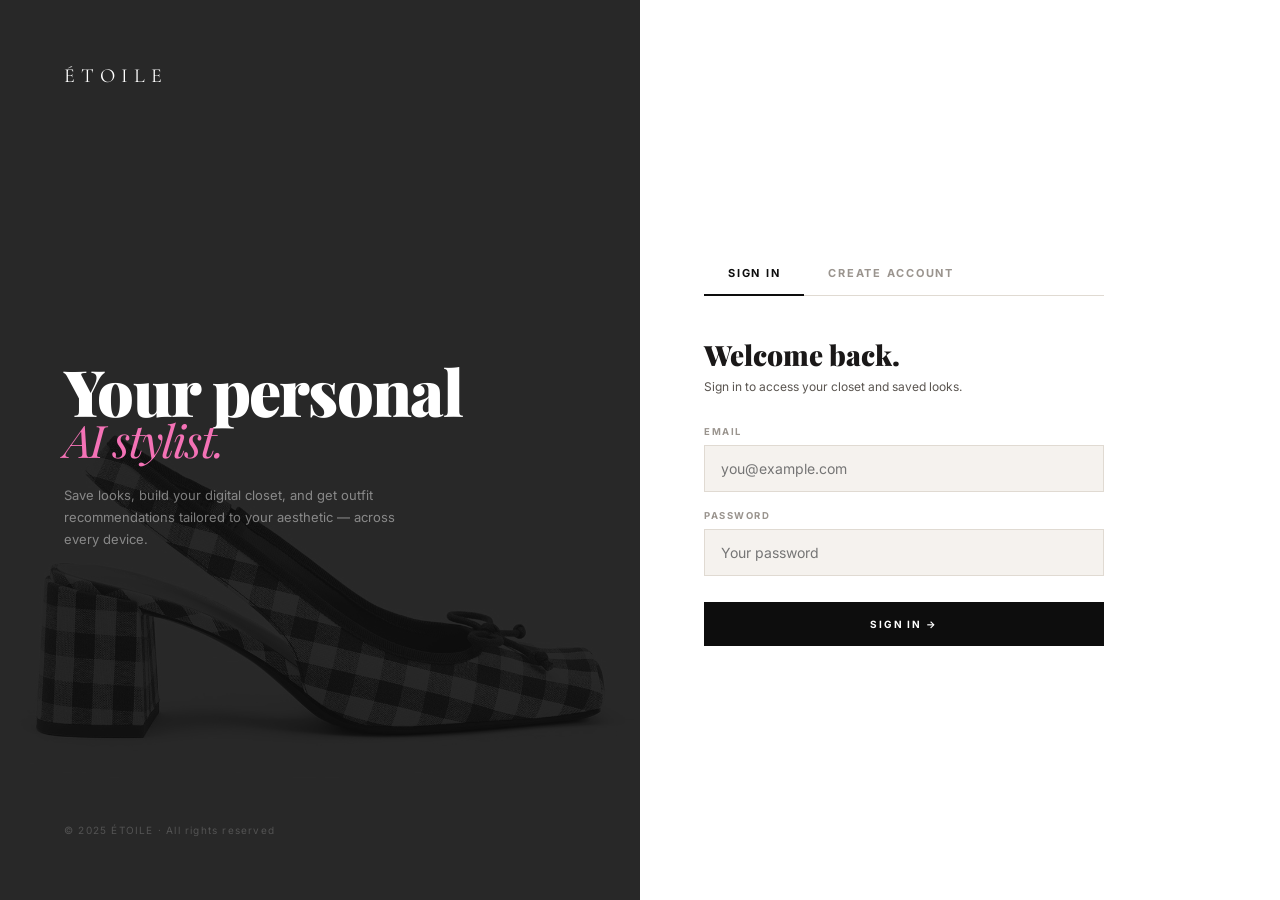
<file: profile.html>
<!DOCTYPE html>
<html lang="en">
<head>
<meta charset="UTF-8">
<meta name="viewport" content="width=device-width, initial-scale=1.0">
<title>ÉTOILE — Profile & Preferences</title>
<link rel="stylesheet" href="css/etoile.css?v=2">
<link rel="stylesheet" href="https://fonts.googleapis.com/css2?family=Material+Symbols+Outlined:opsz,wght,FILL,GRAD@24,300,0,0">
<style>
.profile-layout { display:grid; grid-template-columns:300px 1fr; min-height:calc(100vh - 60px); }
.profile-sidebar { background:var(--black); padding:48px 32px; position:sticky; top:60px; height:calc(100vh - 60px); overflow-y:auto; }
.profile-avatar { width:72px; height:72px; background:var(--pink); display:flex; align-items:center; justify-content:center; margin-bottom:20px; font-family:'Material Symbols Outlined'; font-size:32px; color:var(--white); }
.profile-name { font-family:var(--font-display); font-size:26px; font-weight:900; color:var(--white); line-height:1; margin-bottom:6px; }
.profile-stats { display:flex; gap:24px; margin:24px 0 32px; padding:20px 0; border-top:1px solid rgba(255,255,255,0.08); border-bottom:1px solid rgba(255,255,255,0.08); }
.stat-num { font-family:var(--font-display); font-size:24px; font-weight:900; color:var(--white); line-height:1; }
.stat-label { font-size:9px; letter-spacing:0.16em; text-transform:uppercase; color:rgba(255,255,255,0.35); font-family:var(--font-sans); margin-top:4px; }
.p-nav-title { font-size:9px; letter-spacing:0.2em; text-transform:uppercase; font-weight:700; color:rgba(255,255,255,0.25); margin-bottom:12px; font-family:var(--font-sans); }
.p-nav-link { display:flex; align-items:center; gap:10px; padding:10px 14px; font-size:12px; color:rgba(255,255,255,0.5); cursor:pointer; transition:all 0.18s; border-left:2px solid transparent; font-family:var(--font-sans); font-weight:500; }
.p-nav-link:hover, .p-nav-link.active { color:var(--white); border-left-color:var(--pink); background:rgba(255,255,255,0.04); padding-left:18px; }
.p-nav-link .material-symbols-outlined { font-size:16px; }
.profile-main { background:var(--cream); }
.p-section { padding:56px 48px; border-bottom:1px solid var(--border); background:var(--white); }
.p-section-title { font-family:var(--font-display); font-size:28px; font-weight:900; margin-bottom:8px; }
.p-section-sub { font-size:13px; color:var(--warm-gray); font-family:var(--font-sans); margin-bottom:36px; }
.pinterest-connected { display:flex; align-items:center; gap:16px; padding:20px 24px; background:var(--pink-light); border:1px solid rgba(232,117,106,0.2); }
.pinterest-icon { font-size:24px; color:var(--pink); font-family:'Material Symbols Outlined'; }
.size-grid { display:grid; grid-template-columns:repeat(4,1fr); gap:16px; }
.price-grid-small { display:grid; grid-template-columns:repeat(3,1fr); gap:12px; }
.price-opt { padding:20px 16px; border:1px solid var(--border); cursor:pointer; transition:all 0.18s; text-align:center; background:var(--white); }
.price-opt:hover { border-color:var(--charcoal); }
.price-opt.active { background:var(--black); border-color:var(--black); }
.price-opt.active * { color:var(--white) !important; }
.price-name { font-family:var(--font-display); font-size:20px; font-weight:900; color:var(--black); margin-bottom:4px; }
.price-range { font-size:11px; color:var(--mid-gray); font-family:var(--font-sans); }
.brand-tags { display:flex; flex-wrap:wrap; gap:8px; margin-top:12px; min-height:32px; }
.brand-tag { display:inline-flex; align-items:center; gap:6px; padding:6px 14px; background:var(--black); color:var(--white); font-size:11px; font-family:var(--font-sans); font-weight:500; }
.brand-tag-x { cursor:pointer; opacity:0.5; font-size:14px; font-family:'Material Symbols Outlined'; }
.brand-tag-x:hover { opacity:1; }
.brand-search-wrap { position:relative; }
.brand-search-wrap input { width:100%; }
.brand-dropdown { position:absolute; top:100%; left:0; right:0; background:var(--white); border:1px solid var(--border); border-top:none; z-index:100; max-height:200px; overflow-y:auto; display:none; }
.brand-dropdown.open { display:block; }
.brand-option { padding:10px 14px; font-size:12px; font-family:var(--font-sans); cursor:pointer; color:var(--charcoal); transition:background 0.12s; }
.brand-option:hover { background:var(--cream); }
.ob-swatch { width:36px; height:36px; border-radius:50%; cursor:pointer; border:3px solid transparent; position:relative; transition:transform 0.15s,border-color 0.15s; flex-shrink:0; }
.ob-swatch:hover { transform:scale(1.12); }
.ob-swatch.selected { border-color:var(--black); box-shadow:0 0 0 1px var(--white) inset; }
.ob-swatch.selected::after { content:'✓'; position:absolute; inset:0; display:flex; align-items:center; justify-content:center; font-size:11px; font-weight:700; color:var(--white); text-shadow:0 1px 3px rgba(0,0,0,0.6); }
.swatch-light.selected::after { color:var(--charcoal); text-shadow:none; }
/* Upload previews */
.upload-preview-grid { display:flex; flex-wrap:wrap; gap:8px; margin-top:12px; }
.upload-thumb { width:72px; height:72px; object-fit:cover; border:1px solid var(--border); }
/* Save confirmation inline */
.save-confirm { display:inline-flex; align-items:center; gap:6px; font-size:12px; color:#22c55e; font-family:var(--font-sans); font-weight:600; opacity:0; transition:opacity 0.3s; }
.save-confirm.visible { opacity:1; }
/* Toast */
#toast { position:fixed; bottom:32px; left:50%; transform:translateX(-50%) translateY(20px); background:var(--black); color:var(--white); padding:14px 28px; font-size:13px; font-family:var(--font-sans); font-weight:500; letter-spacing:0.04em; z-index:9999; opacity:0; transition:all 0.35s; pointer-events:none; display:flex; align-items:center; gap:10px; }
#toast.show { opacity:1; transform:translateX(-50%) translateY(0); }
#toast .t-icon { font-family:'Material Symbols Outlined'; font-size:16px; color:var(--pink); }
/* Pinterest save state */
.pin-save-row { display:flex; gap:10px; align-items:center; margin-top:8px; }
.pin-saved-badge { display:none; align-items:center; gap:6px; font-size:12px; color:#22c55e; font-family:var(--font-sans); font-weight:600; }
.pin-saved-badge.show { display:flex; }
</style>
</head>
<body>
<nav class="nav">
  <a href="home.html" class="nav-logo">ÉTOILE</a>
  <ul class="nav-links">
    <li><a href="home.html">Style Me</a></li>
    <li><a href="digital-closet.html">My Closet</a></li>
    <li><a href="shopping.html">Shop</a></li>
    <li class="nav-dropdown"><a href="saved-looks.html">Saved ▾</a>
      <div class="nav-dropdown-menu">
        <a href="saved-looks.html">Saved Looks</a>
        <a href="saved-shopping.html">Wishlist</a>
      </div>
    </li>
    <li><a href="profile.html" class="active">Profile</a></li>
  </ul>
  <div class="nav-right"><a href="home.html" class="nav-cta">Get Styled</a></div>
</nav>

<div id="toast"><span class="t-icon">check_circle</span><span id="toastMsg">Preferences saved</span></div>

<div class="page">
  <div class="profile-layout">

    <!-- SIDEBAR -->
    <aside class="profile-sidebar">
      <div class="profile-avatar">person</div>
      <div class="profile-name">Your Style<br>Profile</div>
      <div style="font-size:12px;color:rgba(255,255,255,0.35);font-family:var(--font-sans);margin-top:6px;" id="sidebarSub">Mid budget · Tailored + Relaxed fit</div>
      <div class="profile-stats">
        <div><div class="stat-num" id="statCloset">0</div><div class="stat-label">Closet Items</div></div>
        <div><div class="stat-num" id="statLooks">0</div><div class="stat-label">Saved Looks</div></div>
        <div><div class="stat-num" id="statSessions">0</div><div class="stat-label">Styled Sessions</div></div>
      </div>
      <div class="p-nav-title">Edit Preferences</div>
      <div class="p-nav-link active" onclick="scrollToSection('pinterest',this)"><span class="material-symbols-outlined">photo_library</span>Pinterest</div>
      <div class="p-nav-link" onclick="scrollToSection('sizes',this)"><span class="material-symbols-outlined">straighten</span>Sizes</div>
      <div class="p-nav-link" onclick="scrollToSection('budget',this)"><span class="material-symbols-outlined">payments</span>Budget</div>
      <div class="p-nav-link" onclick="scrollToSection('brands',this)"><span class="material-symbols-outlined">label</span>Brands</div>
      <div class="p-nav-link" onclick="scrollToSection('colors',this)"><span class="material-symbols-outlined">palette</span>Colors</div>
      <div class="p-nav-link" onclick="scrollToSection('fit',this)"><span class="material-symbols-outlined">tune</span>Fit</div>

      <div style="margin-top:32px;padding-top:24px;border-top:1px solid rgba(255,255,255,0.08);">
        <a href="index.html" class="btn btn-outline-white btn-sm w-full" style="justify-content:center;">Redo Onboarding</a>
      </div>
    </aside>

    <!-- MAIN -->
    <main class="profile-main">

      <!-- Pinterest -->
      <div class="p-section" id="pinterest">
        <h2 class="p-section-title">Pinterest Inspiration</h2>
        <p class="p-section-sub">Add outfit photos from Pinterest — they'll appear in your styled looks. Paste directly from your browser, drag & drop, or upload files.</p>

        <!-- Tip -->
        <div style="display:flex;align-items:flex-start;gap:10px;padding:13px 16px;background:var(--cream);border:1px solid var(--border);margin-bottom:20px;">
          <span class="material-symbols-outlined" style="font-size:16px;color:var(--pink);flex-shrink:0;margin-top:1px;">tips_and_updates</span>
          <div style="font-size:11.5px;color:var(--warm-gray);font-family:var(--font-sans);line-height:1.7;">
            On Pinterest, right-click any outfit photo → <strong style="color:var(--charcoal);">Copy Image</strong> → come back here and press <kbd style="background:var(--border-dark);padding:1px 5px;font-size:10px;">⌘V</kbd> to paste it in. Add as many as you like.
          </div>
        </div>

        <!-- Combined upload / paste zone -->
        <div id="inspoUploadZone" style="border:2px dashed var(--border-dark);padding:36px 28px;text-align:center;cursor:pointer;background:var(--cream);transition:background 0.15s;" onclick="document.getElementById('inspoFileInput').click()" ondragover="event.preventDefault();this.style.background='var(--pink-light)'" ondragleave="this.style.background='var(--cream)'" ondrop="handleInspoDrop(event)">
          <span class="material-symbols-outlined" style="font-size:32px;color:var(--mid-gray);display:block;margin-bottom:10px;">add_photo_alternate</span>
          <div style="font-size:13px;font-weight:600;color:var(--charcoal);font-family:var(--font-sans);margin-bottom:4px;">Paste, drag & drop, or click to upload</div>
          <div style="font-size:11px;color:var(--mid-gray);font-family:var(--font-sans);">Right-click a Pinterest photo → Copy Image → ⌘V anywhere on this page</div>
        </div>
        <input type="file" id="inspoFileInput" accept="image/*" multiple style="display:none" onchange="handleInspoUpload(this.files)">

        <!-- Photo grid -->
        <div id="inspoGrid" style="display:grid;grid-template-columns:repeat(3,1fr);gap:8px;margin-top:12px;"></div>
        <div id="inspoCount" style="font-size:12px;color:#22c55e;font-family:var(--font-sans);font-weight:600;margin-top:10px;display:none;"></div>

        <!-- Board screenshot for aesthetic analysis (compact, secondary) -->
        <div style="margin-top:28px;padding-top:22px;border-top:1px solid var(--border);">
          <div style="display:flex;align-items:center;justify-content:space-between;margin-bottom:10px;">
            <label class="input-label" style="margin-bottom:0;">Aesthetic Analysis <span style="font-size:10px;font-weight:400;color:var(--mid-gray);letter-spacing:0;">(optional)</span></label>
            <button id="pinScreenshotBtn" style="background:none;border:1px solid var(--border-dark);padding:5px 12px;font-size:10px;font-family:var(--font-sans);font-weight:700;letter-spacing:0.08em;cursor:pointer;color:var(--charcoal);" onclick="document.getElementById('pinScreenshotInput').click()">Upload board screenshot</button>
          </div>
          <p style="font-size:11.5px;color:var(--warm-gray);font-family:var(--font-sans);line-height:1.6;margin-bottom:14px;">Upload a screenshot of your Pinterest board and Étoile will read your overall aesthetic to influence styling choices.</p>
          <input type="file" id="pinScreenshotInput" accept="image/*" style="display:none" onchange="analyzePinterestScreenshot(this.files[0])">

          <!-- Analyzing -->
          <div id="pinAnalyzing" style="display:none;padding:16px;background:var(--cream);border:1px solid var(--border);text-align:center;">
            <div style="display:inline-flex;align-items:center;gap:10px;">
              <svg width="16" height="16" viewBox="0 0 24 24" fill="none" style="animation:spin 1s linear infinite;flex-shrink:0;" xmlns="http://www.w3.org/2000/svg"><circle cx="12" cy="12" r="10" stroke="var(--border-dark)" stroke-width="2.5"/><path d="M12 2a10 10 0 0 1 10 10" stroke="var(--pink)" stroke-width="2.5" stroke-linecap="round"/></svg>
              <span style="font-size:12px;font-weight:600;color:var(--charcoal);font-family:var(--font-sans);">Analyzing your aesthetic…</span>
            </div>
          </div>

          <!-- Result -->
          <div id="pinAestheticCard" style="display:none;">
            <div style="display:flex;align-items:center;justify-content:space-between;margin-bottom:10px;">
              <div style="display:flex;align-items:center;gap:7px;">
                <span class="material-symbols-outlined" style="font-size:15px;color:#22c55e;">check_circle</span>
                <span style="font-size:10px;font-weight:700;letter-spacing:0.1em;text-transform:uppercase;color:#22c55e;font-family:var(--font-sans);">Aesthetic Captured</span>
              </div>
              <button style="background:none;border:none;cursor:pointer;font-size:11px;color:var(--warm-gray);font-family:var(--font-sans);text-decoration:underline;" onclick="resetPinAesthetic()">Re-upload</button>
            </div>
            <div style="padding:18px;border:1px solid var(--border);background:var(--white);display:flex;align-items:flex-start;gap:16px;">
              <img id="pinThumb" src="" alt="" style="width:72px;height:72px;object-fit:cover;flex-shrink:0;border:1px solid var(--border);">
              <div style="flex:1;">
                <div id="pinAestheticTitle" style="font-family:var(--font-display);font-size:18px;font-weight:900;color:var(--black);line-height:1.1;margin-bottom:6px;"></div>
                <div id="pinAestheticDesc" style="font-size:11.5px;color:var(--warm-gray);font-family:var(--font-sans);line-height:1.65;margin-bottom:10px;"></div>
                <div style="display:flex;align-items:center;gap:7px;flex-wrap:wrap;">
                  <div id="pinColorDots" style="display:flex;gap:5px;"></div>
                  <div id="pinKeywordPills" style="display:flex;gap:5px;flex-wrap:wrap;"></div>
                </div>
              </div>
            </div>
          </div>

          <div id="pinAnalyzeError" style="display:none;margin-top:12px;padding:12px 14px;background:#fff0f0;border:1px solid #fca5a5;font-size:12px;color:#dc2626;font-family:var(--font-sans);"></div>
        </div>
      </div>

      <!-- Sizes -->
      <div class="p-section" id="sizes">
        <h2 class="p-section-title">Sizes</h2>
        <p class="p-section-sub">Select all that apply — useful if you're between sizes or shop multiple categories.</p>
        <div style="display:flex;flex-direction:column;gap:20px;">
          <div>
            <label class="input-label" style="margin-bottom:10px;">Tops</label>
            <div class="size-pills" data-group="top">
              <div class="pill" onclick="this.classList.toggle('active')">XS</div>
              <div class="pill active" onclick="this.classList.toggle('active')">S</div>
              <div class="pill" onclick="this.classList.toggle('active')">M</div>
              <div class="pill" onclick="this.classList.toggle('active')">L</div>
              <div class="pill" onclick="this.classList.toggle('active')">XL</div>
              <div class="pill" onclick="this.classList.toggle('active')">XXL</div>
            </div>
          </div>
          <div>
            <label class="input-label" style="margin-bottom:10px;">Bottoms / Waist</label>
            <div class="size-pills" data-group="bottom">
              <div class="pill" onclick="this.classList.toggle('active')">24</div>
              <div class="pill" onclick="this.classList.toggle('active')">25</div>
              <div class="pill" onclick="this.classList.toggle('active')">26</div>
              <div class="pill active" onclick="this.classList.toggle('active')">27</div>
              <div class="pill" onclick="this.classList.toggle('active')">28</div>
              <div class="pill" onclick="this.classList.toggle('active')">29</div>
              <div class="pill" onclick="this.classList.toggle('active')">30</div>
              <div class="pill" onclick="this.classList.toggle('active')">31</div>
              <div class="pill" onclick="this.classList.toggle('active')">32</div>
            </div>
          </div>
          <div>
            <label class="input-label" style="margin-bottom:10px;">Dresses</label>
            <div class="size-pills" data-group="dress">
              <div class="pill" onclick="this.classList.toggle('active')">XS / 0-2</div>
              <div class="pill active" onclick="this.classList.toggle('active')">S / 4-6</div>
              <div class="pill" onclick="this.classList.toggle('active')">M / 8-10</div>
              <div class="pill" onclick="this.classList.toggle('active')">L / 12-14</div>
              <div class="pill" onclick="this.classList.toggle('active')">XL / 16-18</div>
            </div>
          </div>
          <div>
            <label class="input-label" style="margin-bottom:10px;">Shoes (US)</label>
            <div class="size-pills" data-group="shoe">
              <div class="pill" onclick="this.classList.toggle('active')">5.5</div>
              <div class="pill" onclick="this.classList.toggle('active')">6</div>
              <div class="pill" onclick="this.classList.toggle('active')">6.5</div>
              <div class="pill" onclick="this.classList.toggle('active')">7</div>
              <div class="pill active" onclick="this.classList.toggle('active')">7.5</div>
              <div class="pill" onclick="this.classList.toggle('active')">8</div>
              <div class="pill" onclick="this.classList.toggle('active')">8.5</div>
              <div class="pill" onclick="this.classList.toggle('active')">9</div>
              <div class="pill" onclick="this.classList.toggle('active')">9.5</div>
              <div class="pill" onclick="this.classList.toggle('active')">10</div>
            </div>
          </div>
        </div>
        <div style="margin-top:24px;display:flex;align-items:center;justify-content:flex-end;gap:12px;">
          <span class="save-confirm" id="sizeConfirm"><span class="material-symbols-outlined" style="font-size:15px;">check_circle</span>Saved!</span>
          <button class="btn btn-dark btn-sm" onclick="saveSizes()">Save Sizes</button>
        </div>
      </div>

      <!-- Budget -->
      <div class="p-section" id="budget">
        <h2 class="p-section-title">Budget Tier</h2>
        <p class="p-section-sub">Controls which brands and price points appear in your shopping recommendations.</p>
        <div class="price-grid-small">
          <div class="price-opt" onclick="selectBudget(this)" data-budget="low">
            <div class="price-name">Low</div>
            <div class="price-range">$0 – $50 / item</div>
          </div>
          <div class="price-opt active" onclick="selectBudget(this)" data-budget="mid">
            <div class="price-name">Mid</div>
            <div class="price-range">$50 – $150 / item</div>
          </div>
          <div class="price-opt" onclick="selectBudget(this)" data-budget="high">
            <div class="price-name">High</div>
            <div class="price-range">$150+ / item</div>
          </div>
        </div>
        <div style="margin-top:20px;display:flex;align-items:center;justify-content:flex-end;gap:12px;">
          <span class="save-confirm" id="budgetConfirm"><span class="material-symbols-outlined" style="font-size:15px;">check_circle</span>Saved!</span>
          <button class="btn btn-dark btn-sm" onclick="saveBudget()">Save Budget</button>
        </div>
      </div>

      <!-- Brands -->
      <div class="p-section" id="brands">
        <h2 class="p-section-title">Brands</h2>
        <p class="p-section-sub">Your brand preferences are applied to every styling and shopping recommendation Étoile makes.</p>
        <div style="display:grid;grid-template-columns:1fr 1fr;gap:32px;">
          <div>
            <div style="font-size:10px;letter-spacing:0.16em;text-transform:uppercase;font-weight:700;color:var(--warm-gray);font-family:var(--font-sans);margin-bottom:12px;">Brands I love</div>
            <div class="brand-search-wrap">
              <input type="text" class="input-field" placeholder="Search brands or type your own…" id="searchLike" autocomplete="off"
                oninput="filterBrands('liked')" onfocus="openDropdown('liked')" onblur="setTimeout(()=>closeDropdown('liked'),150)" onkeydown="brandKeydown(event,'liked')">
              <div class="brand-dropdown" id="dropLiked"></div>
            </div>
            <div class="brand-tags" id="likedTags"></div>
          </div>
          <div>
            <div style="font-size:10px;letter-spacing:0.16em;text-transform:uppercase;font-weight:700;color:var(--warm-gray);font-family:var(--font-sans);margin-bottom:12px;">Brands to avoid</div>
            <div class="brand-search-wrap">
              <input type="text" class="input-field" placeholder="Search brands or type your own…" id="searchDislike" autocomplete="off"
                oninput="filterBrands('disliked')" onfocus="openDropdown('disliked')" onblur="setTimeout(()=>closeDropdown('disliked'),150)" onkeydown="brandKeydown(event,'disliked')">
              <div class="brand-dropdown" id="dropDisliked"></div>
            </div>
            <div class="brand-tags" id="dislikedTags"></div>
          </div>
        </div>
        <div style="margin-top:24px;display:flex;align-items:center;justify-content:flex-end;gap:12px;">
          <span class="save-confirm" id="brandConfirm"><span class="material-symbols-outlined" style="font-size:15px;">check_circle</span>Saved!</span>
          <button class="btn btn-dark btn-sm" onclick="saveBrands()">Save Brands</button>
        </div>
      </div>

      <!-- Colors -->
      <div class="p-section" id="colors">
        <h2 class="p-section-title">Color Palette</h2>
        <p class="p-section-sub">Shapes which items we show you and prioritise in every look — select from the full palette below.</p>
        <div style="display:grid;grid-template-columns:1fr 1fr;gap:32px;">
          <div>
            <div style="font-size:10px;letter-spacing:0.16em;text-transform:uppercase;font-weight:700;color:var(--warm-gray);font-family:var(--font-sans);margin-bottom:14px;">Colors I love</div>
            <div id="swatchesLove" style="display:flex;flex-wrap:wrap;gap:10px;"></div>
          </div>
          <div>
            <div style="font-size:10px;letter-spacing:0.16em;text-transform:uppercase;font-weight:700;color:var(--warm-gray);font-family:var(--font-sans);margin-bottom:14px;">Colors I avoid</div>
            <div id="swatchesAvoid" style="display:flex;flex-wrap:wrap;gap:10px;"></div>
          </div>
        </div>
        <div style="margin-top:24px;display:flex;align-items:center;justify-content:flex-end;gap:12px;">
          <span class="save-confirm" id="colorConfirm"><span class="material-symbols-outlined" style="font-size:15px;">check_circle</span>Saved!</span>
          <button class="btn btn-dark btn-sm" onclick="saveColors()">Save Colors</button>
        </div>
      </div>

      <!-- Fit -->
      <div class="p-section" id="fit" style="border-bottom:none;">
        <h2 class="p-section-title">Fit Preferences</h2>
        <p class="p-section-sub">Select all that apply — Étoile filters silhouettes to match your preferred fit in every recommendation.</p>
        <div style="display:flex;flex-wrap:wrap;gap:8px;margin-bottom:32px;" id="fitPills">
          <div class="pill active" onclick="this.classList.toggle('active')">Oversized</div>
          <div class="pill active" onclick="this.classList.toggle('active')">Relaxed</div>
          <div class="pill active" onclick="this.classList.toggle('active')">Tailored</div>
          <div class="pill" onclick="this.classList.toggle('active')">Slim</div>
          <div class="pill" onclick="this.classList.toggle('active')">Bodycon</div>
          <div class="pill active" onclick="this.classList.toggle('active')">Flowy</div>
          <div class="pill active" onclick="this.classList.toggle('active')">Structured</div>
          <div class="pill active" onclick="this.classList.toggle('active')">Minimalist</div>
          <div class="pill" onclick="this.classList.toggle('active')">Maximalist</div>
          <div class="pill" onclick="this.classList.toggle('active')">Gender-fluid</div>
          <div class="pill" onclick="this.classList.toggle('active')">Modest</div>
          <div class="pill" onclick="this.classList.toggle('active')">Form-fitting</div>
          <div class="pill" onclick="this.classList.toggle('active')">Cropped</div>
          <div class="pill" onclick="this.classList.toggle('active')">Wide-leg</div>
          <div class="pill" onclick="this.classList.toggle('active')">Midi length</div>
          <div class="pill" onclick="this.classList.toggle('active')">Maxi length</div>
        </div>
        <div style="display:flex;align-items:center;gap:12px;">
          <span class="save-confirm" id="fitConfirm"><span class="material-symbols-outlined" style="font-size:15px;">check_circle</span>Saved!</span>
          <button class="btn btn-dark" onclick="saveAll()">Save All Preferences</button>
        </div>
      </div>

    </main>
  </div>
</div>


<script src="js/supabase.js"></script>
<script src="js/app.js"></script>
<script>
// ── Color palette (shared between love + avoid) ────────────────────────────
const ALL_COLORS = [
  { hex:'#0D0D0D', name:'Black',       light:false },
  { hex:'#3D3D3D', name:'Charcoal',    light:false },
  { hex:'#8A8A8A', name:'Gray',        light:false },
  { hex:'#C0C0C0', name:'Silver',      light:true  },
  { hex:'#F5F5F5', name:'White',       light:true, border:true },
  { hex:'#F0E8D8', name:'Cream',       light:true  },
  { hex:'#E8D5C0', name:'Ivory',       light:true  },
  { hex:'#C8A878', name:'Camel',       light:false },
  { hex:'#A07848', name:'Tan',         light:false },
  { hex:'#7A5030', name:'Cognac',      light:false },
  { hex:'#6B4226', name:'Brown',       light:false },
  { hex:'#3D2010', name:'Espresso',    light:false },
  { hex:'#E8C4B8', name:'Blush',       light:true  },
  { hex:'#F472B6', name:'Pink',        light:false },
  { hex:'#DB2777', name:'Hot Pink',    light:false },
  { hex:'#C43030', name:'Red',         light:false },
  { hex:'#8B1A1A', name:'Burgundy',    light:false },
  { hex:'#7A1A2E', name:'Wine',        light:false },
  { hex:'#D4601E', name:'Orange',      light:false },
  { hex:'#D4A820', name:'Mustard',     light:false },
  { hex:'#F0D060', name:'Yellow',      light:true  },
  { hex:'#B0E020', name:'Lime',        light:true  },
  { hex:'#6B7340', name:'Olive',       light:false },
  { hex:'#2A4A30', name:'Forest',      light:false },
  { hex:'#8BA08A', name:'Sage',        light:true  },
  { hex:'#A0D8B0', name:'Mint',        light:true  },
  { hex:'#2A7878', name:'Teal',        light:false },
  { hex:'#1A2C4A', name:'Navy',        light:false },
  { hex:'#2448A0', name:'Cobalt',      light:false },
  { hex:'#6090D8', name:'Sky Blue',    light:false },
  { hex:'#C4A8D8', name:'Lavender',    light:true  },
  { hex:'#7840A8', name:'Purple',      light:false },
  { hex:'#4A1A70', name:'Plum',        light:false },
];

// Defaults
const DEFAULT_LOVE = ['Black','Charcoal','Cream','Ivory','Camel','Blush'];
const DEFAULT_AVOID = [];

function buildSwatches(containerId, savedKey, defaults) {
  const saved = JSON.parse(localStorage.getItem(savedKey) || 'null') || defaults;
  const container = document.getElementById(containerId);
  ALL_COLORS.forEach(c => {
    const div = document.createElement('div');
    div.className = 'ob-swatch' + (saved.includes(c.name) ? ' selected' : '') + (c.light ? ' swatch-light' : '');
    div.style.background = c.hex;
    if (c.border) div.style.border = '3px solid #ddd';
    div.title = c.name;
    div.dataset.color = c.name;
    div.addEventListener('click', () => div.classList.toggle('selected'));
    container.appendChild(div);
  });
}

buildSwatches('swatchesLove',  'etoile_colorsLove',  DEFAULT_LOVE);
buildSwatches('swatchesAvoid', 'etoile_colorsAvoid', DEFAULT_AVOID);

// ── Brand autocomplete ─────────────────────────────────────────────────────
const KNOWN_BRANDS = [
  'A.P.C.','Acne Studios','Alaïa','Alexander McQueen','Alexander Wang',
  'AllSaints','Ami Paris','Anthropologie','Arket','ASOS','Ba&sh',
  'Banana Republic','Balenciaga','Bottega Veneta','Burberry',
  'By Malene Birger','Calvin Klein','Celine','Chanel','Chloé','COS',
  'Club Monaco','Dior','Equipment','Everlane','Frame','Free People',
  'Ganni','Gap','Givenchy','Gucci','H&M','Helmut Lang','Hermès',
  'Isabel Marant','Jacquemus','J.Crew','Kate Spade','Khaite',
  'L\'Agence','Loewe','Lululemon','Mango','Marant Étoile','Max Mara',
  'Miu Miu','Nanushka','NILI LOTAN','& Other Stories','Prada',
  'Rag & Bone','Reformation','Saint Laurent','Sandro','Sézane',
  'Staud','Stella McCartney','The Row','Theory','Tibi','Tory Burch',
  'Totême','Uniqlo','Valentino','Vince','Versace','Zara','Zimmermann',
];

let likedBrands = JSON.parse(localStorage.getItem('etoile_brandsLiked') || '["Totême","The Row","Arket","Jacquemus","COS"]');
let dislikedBrands = JSON.parse(localStorage.getItem('etoile_brandsDisliked') || '[]');

function renderBrandTags() {
  renderTags('likedTags', likedBrands, 'liked');
  renderTags('dislikedTags', dislikedBrands, 'disliked');
}
function renderTags(containerId, list, type) {
  const c = document.getElementById(containerId);
  c.innerHTML = '';
  list.forEach(b => {
    const tag = document.createElement('div');
    tag.className = 'brand-tag';
    tag.innerHTML = b + '<span class="brand-tag-x" onclick="removeBrand(\''+type+'\',\''+b+'\')">close</span>';
    c.appendChild(tag);
  });
}
function removeBrand(type, name) {
  if (type === 'liked') likedBrands = likedBrands.filter(b => b !== name);
  else dislikedBrands = dislikedBrands.filter(b => b !== name);
  renderBrandTags();
}
function addBrand(type, name) {
  if (!name) return;
  if (type === 'liked' && !likedBrands.includes(name)) { likedBrands.push(name); }
  if (type === 'disliked' && !dislikedBrands.includes(name)) { dislikedBrands.push(name); }
  renderBrandTags();
  document.getElementById(type === 'liked' ? 'searchLike' : 'searchDislike').value = '';
  closeDropdown(type);
}
function filterBrands(type) {
  const input = document.getElementById(type === 'liked' ? 'searchLike' : 'searchDislike');
  const drop = document.getElementById(type === 'liked' ? 'dropLiked' : 'dropDisliked');
  const q = input.value.trim();
  if (!q) { drop.innerHTML = ''; drop.classList.remove('open'); return; }
  const matches = KNOWN_BRANDS.filter(b => b.toLowerCase().includes(q.toLowerCase())).slice(0, 8);
  const rows = matches.map(b =>
    `<div class="brand-option" onmousedown="addBrand('${type}','${b}')">${b}</div>`
  );
  // Always show "Add as custom" if typed value isn't an exact match already
  if (!KNOWN_BRANDS.some(b => b.toLowerCase() === q.toLowerCase())) {
    rows.push(`<div class="brand-option" style="color:var(--pink);font-style:italic;" onmousedown="addBrand('${type}','${q.trim()}')">+ Add "${q.trim()}"</div>`);
  }
  drop.innerHTML = rows.join('');
  drop.classList.add('open');
}

function brandKeydown(e, type) {
  if (e.key === 'Enter') {
    e.preventDefault();
    const input = document.getElementById(type === 'liked' ? 'searchLike' : 'searchDislike');
    const val = input.value.trim();
    if (val) addBrand(type, val);
  }
}
function openDropdown(type) {
  filterBrands(type);
}
function closeDropdown(type) {
  document.getElementById(type === 'liked' ? 'dropLiked' : 'dropDisliked').classList.remove('open');
}

renderBrandTags();

// ── Budget ─────────────────────────────────────────────────────────────────
function selectBudget(el) {
  el.closest('.price-grid-small').querySelectorAll('.price-opt').forEach(o => o.classList.remove('active'));
  el.classList.add('active');
}
// ── Sidebar stats ─────────────────────────────────────────────────────────
(function() {
  const closet   = JSON.parse(localStorage.getItem('etoile_closetItems') || '[]');
  const looks    = JSON.parse(localStorage.getItem('etoile_savedLooks')  || '[]');
  const sessions = parseInt(localStorage.getItem('etoile_styledSessions') || '0', 10);
  document.getElementById('statCloset').textContent   = closet.length;
  document.getElementById('statLooks').textContent    = looks.length;
  document.getElementById('statSessions').textContent = sessions;

  const budget = localStorage.getItem('etoile_budget');
  const fit    = JSON.parse(localStorage.getItem('etoile_fit') || '[]');
  const parts  = [];
  if (budget) parts.push(budget.charAt(0).toUpperCase() + budget.slice(1) + ' budget');
  if (fit.length) parts.push(fit.slice(0,2).join(' + ') + ' fit');
  if (parts.length) document.getElementById('sidebarSub').textContent = parts.join(' · ');
})();

const savedBudget = localStorage.getItem('etoile_budget');
if (savedBudget) {
  document.querySelectorAll('.price-opt').forEach(o => {
    o.classList.toggle('active', o.dataset.budget === savedBudget);
  });
}

// ── Sizes – load saved ─────────────────────────────────────────────────────
const savedSizes = JSON.parse(localStorage.getItem('etoile_sizes') || 'null');
if (savedSizes) {
  ['top','bottom','dress','shoe'].forEach(group => {
    const saved = savedSizes[group];
    if (!saved) return;
    document.querySelectorAll(`.size-pills[data-group="${group}"] .pill`).forEach(p => {
      p.classList.toggle('active', saved.includes(p.textContent.trim()));
    });
  });
}

// ── Fit – load saved ───────────────────────────────────────────────────────
const savedFit = JSON.parse(localStorage.getItem('etoile_fit') || 'null');
if (savedFit) {
  document.querySelectorAll('#fitPills .pill').forEach(p => {
    p.classList.toggle('active', savedFit.includes(p.textContent.trim()));
  });
}

// ── Load from Supabase (or localStorage fallback) ──────────────────────────
let _sbUser = null;
(async () => {
  _sbUser = await requireAuth();
  if (!_sbUser) return;

  // Show user name in sidebar
  const profile = await sb.from('profiles').select('name').eq('id', _sbUser.id).maybeSingle();
  if (profile?.data?.name) {
    document.querySelector('.profile-name').textContent = profile.data.name;
  }

  let prefs = {};
  try { prefs = await DB.getPrefs(_sbUser.id); } catch(e) { /* fall through to localStorage */ }

  // Budget
  if (prefs.budget) {
    document.querySelectorAll('.price-opt').forEach(o => o.classList.toggle('active', o.dataset.budget === prefs.budget));
  }

  // Brands
  if (prefs.brands_liked?.length)    { likedBrands    = prefs.brands_liked;    renderBrandTags(); }
  if (prefs.brands_disliked?.length) { dislikedBrands = prefs.brands_disliked; renderBrandTags(); }

  // Colors
  if (prefs.colors_love?.length) {
    document.querySelectorAll('#swatchesLove .ob-swatch').forEach(s => s.classList.toggle('selected', prefs.colors_love.includes(s.dataset.color)));
  }
  if (prefs.colors_avoid?.length) {
    document.querySelectorAll('#swatchesAvoid .ob-swatch').forEach(s => s.classList.toggle('selected', prefs.colors_avoid.includes(s.dataset.color)));
  }

  // Fit
  if (prefs.fit?.length) {
    document.querySelectorAll('#fitPills .pill').forEach(p => p.classList.toggle('active', prefs.fit.includes(p.textContent.trim())));
  }

  // Sizes
  if (prefs.sizes) {
    ['top','bottom','dress','shoe'].forEach(group => {
      const saved = prefs.sizes[group];
      if (!saved) return;
      document.querySelectorAll(`.size-pills[data-group="${group}"] .pill`).forEach(p => {
        p.classList.toggle('active', saved.includes(p.textContent.trim()));
      });
    });
  }

})();

// ── Pinterest aesthetic analysis ────────────────────────────────────────────
const ANALYZE_URL = 'https://pqtlqcfqbnoptexjvagh.supabase.co/functions/v1/analyze-aesthetic';
const SUPABASE_ANON_KEY_PIN = 'eyJhbGciOiJIUzI1NiIsInR5cCI6IkpXVCJ9.eyJpc3MiOiJzdXBhYmFzZSIsInJlZiI6InBxdGxxY2ZxYm5vcHRleGp2YWdoIiwicm9sZSI6ImFub24iLCJpYXQiOjE3NzY2MTk3OTMsImV4cCI6MjA5MjE5NTc5M30.Q8WzpA_fWbq2erDgEL-gR4D47LdUEBd-dDY4JLoF0K0';

// Restore saved aesthetic on page load
(function restoreAesthetic() {
  const saved = localStorage.getItem('etoile_aestheticAnalysis');
  const savedImg = localStorage.getItem('etoile_aestheticImg');
  if (saved) {
    try { renderAestheticCard(JSON.parse(saved), savedImg); } catch(e) {}
  }
})();

function handlePinDrop(e) {
  e.preventDefault();
  document.getElementById('pinUploadZone').style.background = 'var(--cream)';
  const file = e.dataTransfer.files[0];
  if (file) analyzePinterestScreenshot(file);
}

async function analyzePinterestScreenshot(file) {
  if (!file) return;

  // Show analyzing state
  document.getElementById('pinUploadZone').style.display = 'none';
  document.getElementById('pinAnalyzing').style.display = 'block';
  document.getElementById('pinAestheticCard').style.display = 'none';
  document.getElementById('pinAnalyzeError').style.display = 'none';

  try {
    // Two versions: small for Claude API, large for display cropping
    const [base64Api, base64Display] = await Promise.all([
      resizeAndEncode(file, 1024),
      resizeAndEncode(file, 3000),
    ]);
    const mediaType = 'image/jpeg';
    const imageBase64 = base64Api.split(',')[1];

    const res = await fetch(ANALYZE_URL, {
      method: 'POST',
      headers: { 'Content-Type': 'application/json', 'Authorization': 'Bearer ' + SUPABASE_ANON_KEY_PIN },
      body: JSON.stringify({ imageBase64, mediaType }),
    });
    const data = await res.json();
    if (data.error) throw new Error(data.error);

    // Save to localStorage — high-res copy used for pin cropping
    localStorage.setItem('etoile_aestheticAnalysis', JSON.stringify(data));
    localStorage.setItem('etoile_aestheticImg', base64Api);
    localStorage.setItem('etoile_aestheticImgHD', base64Display);

    renderAestheticCard(data, base64Api);
    showToast('Aesthetic captured — Étoile will use this to style you');
  } catch (err) {
    document.getElementById('pinUploadZone').style.display = 'block';
    document.getElementById('pinAnalyzing').style.display = 'none';
    const errEl = document.getElementById('pinAnalyzeError');
    errEl.textContent = 'Analysis failed: ' + (err.message || 'Unknown error');
    errEl.style.display = 'block';
  }
}

function renderAestheticCard(data, imgSrc) {
  document.getElementById('pinUploadZone').style.display = 'none';
  document.getElementById('pinAnalyzing').style.display = 'none';
  document.getElementById('pinAestheticCard').style.display = 'block';

  document.getElementById('pinAestheticTitle').textContent = data.aestheticTitle || 'Your Aesthetic';
  document.getElementById('pinAestheticDesc').textContent = data.description || '';

  if (imgSrc) {
    document.getElementById('pinThumb').src = imgSrc;
    document.getElementById('pinThumb').style.display = 'block';
  } else {
    document.getElementById('pinThumb').style.display = 'none';
  }

  const dots = document.getElementById('pinColorDots');
  dots.innerHTML = '';
  (data.colorPalette || []).slice(0,6).forEach(color => {
    const dot = document.createElement('span');
    dot.title = color;
    dot.style.cssText = `width:18px;height:18px;border-radius:50%;background:${color};border:1px solid rgba(0,0,0,0.1);display:inline-block;`;
    dots.appendChild(dot);
  });

  const pills = document.getElementById('pinKeywordPills');
  pills.innerHTML = '';
  (data.keywords || []).forEach(kw => {
    const pill = document.createElement('span');
    pill.textContent = kw;
    pill.style.cssText = 'display:inline-block;padding:3px 10px;background:var(--cream);border:1px solid var(--border-dark);font-size:10px;font-family:var(--font-sans);color:var(--charcoal);font-weight:600;letter-spacing:0.06em;';
    pills.appendChild(pill);
  });
}

function resetPinAesthetic() {
  localStorage.removeItem('etoile_aestheticAnalysis');
  localStorage.removeItem('etoile_aestheticImg');
  document.getElementById('pinUploadZone').style.display = 'block';
  document.getElementById('pinAestheticCard').style.display = 'none';
  document.getElementById('pinAnalyzeError').style.display = 'none';
  document.getElementById('pinScreenshotInput').value = '';
}

// ── Individual inspiration photos ──────────────────────────────────────────
function handleInspoDrop(e) {
  e.preventDefault();
  document.getElementById('inspoUploadZone').style.background = 'var(--cream)';
  handleInspoUpload(e.dataTransfer.files);
}

async function handleInspoUpload(files) {
  if (!files?.length) return;
  const existing = JSON.parse(localStorage.getItem('etoile_inspirationPhotos') || '[]');
  const toAdd = Array.from(files).slice(0, 20);
  const encoded = await Promise.all(toAdd.map(f => resizeAndEncode(f, 1400)));
  const updated = [...existing, ...encoded];
  localStorage.setItem('etoile_inspirationPhotos', JSON.stringify(updated));
  renderInspoGrid(updated);
  showToast(toAdd.length + ' photo' + (toAdd.length > 1 ? 's' : '') + ' added');
}

function renderInspoGrid(photos) {
  const grid = document.getElementById('inspoGrid');
  const countEl = document.getElementById('inspoCount');
  grid.innerHTML = photos.map((src, i) => `
    <div style="position:relative;aspect-ratio:3/4;overflow:hidden;background:var(--border);">
      <img src="${src}" style="width:100%;height:100%;object-fit:cover;display:block;">
      <button onclick="removeInspoPhoto(${i})" style="position:absolute;top:5px;right:5px;width:22px;height:22px;border-radius:50%;background:rgba(0,0,0,0.6);border:none;cursor:pointer;color:#fff;font-size:13px;display:flex;align-items:center;justify-content:center;line-height:1;">×</button>
    </div>`).join('');
  if (photos.length) {
    countEl.textContent = '✓ ' + photos.length + ' outfit photo' + (photos.length > 1 ? 's' : '') + ' saved';
    countEl.style.display = 'block';
  } else {
    countEl.style.display = 'none';
  }
}

function removeInspoPhoto(index) {
  const photos = JSON.parse(localStorage.getItem('etoile_inspirationPhotos') || '[]');
  photos.splice(index, 1);
  localStorage.setItem('etoile_inspirationPhotos', JSON.stringify(photos));
  renderInspoGrid(photos);
}

// Paste support — copy image from Pinterest, Cmd+V anywhere on page
document.addEventListener('paste', (e) => {
  const items = Array.from(e.clipboardData?.items || []);
  const imageItems = items.filter(it => it.type.startsWith('image/'));
  if (!imageItems.length) return;
  e.preventDefault();
  const files = imageItems.map(it => it.getAsFile()).filter(Boolean);
  handleInspoUpload(files);
  // Brief highlight on the upload zone to confirm paste was received
  const zone = document.getElementById('inspoUploadZone');
  if (zone) {
    zone.style.background = 'var(--pink-light)';
    setTimeout(() => zone.style.background = 'var(--cream)', 600);
  }
});

// Restore on load
(function restoreInspoPhotos() {
  const saved = JSON.parse(localStorage.getItem('etoile_inspirationPhotos') || 'null');
  if (saved?.length) renderInspoGrid(saved);
})();

function resizeAndEncode(file, maxPx) {
  return new Promise((resolve, reject) => {
    const img = new Image();
    const url = URL.createObjectURL(file);
    img.onload = () => {
      const scale = Math.min(1, maxPx / Math.max(img.width, img.height));
      const canvas = document.createElement('canvas');
      canvas.width  = Math.round(img.width  * scale);
      canvas.height = Math.round(img.height * scale);
      canvas.getContext('2d').drawImage(img, 0, 0, canvas.width, canvas.height);
      URL.revokeObjectURL(url);
      resolve(canvas.toDataURL('image/jpeg', 0.85));
    };
    img.onerror = reject;
    img.src = url;
  });
}

// ── Save functions ─────────────────────────────────────────────────────────
function flashConfirm(id) {
  const el = document.getElementById(id);
  el.classList.add('visible');
  setTimeout(() => el.classList.remove('visible'), 3000);
}
function showToast(msg) {
  const toast = document.getElementById('toast');
  document.getElementById('toastMsg').textContent = msg || 'Preferences saved';
  toast.classList.add('show');
  setTimeout(() => toast.classList.remove('show'), 2800);
}
function _collectAllPrefs() {
  const sizes = {};
  ['top','bottom','dress','shoe'].forEach(group => {
    sizes[group] = [...document.querySelectorAll(`.size-pills[data-group="${group}"] .pill.active`)].map(p => p.textContent.trim());
  });
  const budget = document.querySelector('.price-opt.active')?.dataset?.budget || null;
  const love   = [...document.querySelectorAll('#swatchesLove .ob-swatch.selected')].map(s => s.dataset.color);
  const avoid  = [...document.querySelectorAll('#swatchesAvoid .ob-swatch.selected')].map(s => s.dataset.color);
  const fit    = [...document.querySelectorAll('#fitPills .pill.active')].map(p => p.textContent.trim());
  return { sizes, budget, brands_liked: likedBrands, brands_disliked: dislikedBrands, colors_love: love, colors_avoid: avoid, fit };
}

async function _syncPrefs(partial) {
  // Update localStorage
  if (partial.sizes)            localStorage.setItem('etoile_sizes',          JSON.stringify(partial.sizes));
  if (partial.budget)           localStorage.setItem('etoile_budget',         partial.budget);
  if (partial.brands_liked)     localStorage.setItem('etoile_brandsLiked',    JSON.stringify(partial.brands_liked));
  if (partial.brands_disliked)  localStorage.setItem('etoile_brandsDisliked', JSON.stringify(partial.brands_disliked));
  if (partial.colors_love)      localStorage.setItem('etoile_colorsLove',     JSON.stringify(partial.colors_love));
  if (partial.colors_avoid)     localStorage.setItem('etoile_colorsAvoid',    JSON.stringify(partial.colors_avoid));
  if (partial.fit)              localStorage.setItem('etoile_fit',            JSON.stringify(partial.fit));
  // Sync to Supabase
  if (_sbUser) {
    try { await DB.savePrefs(_sbUser.id, partial); } catch(e) { console.warn('Supabase pref save failed', e); }
  }
}

function saveSizes() {
  const sizes = {};
  ['top','bottom','dress','shoe'].forEach(group => {
    sizes[group] = [...document.querySelectorAll(`.size-pills[data-group="${group}"] .pill.active`)].map(p => p.textContent.trim());
  });
  _syncPrefs({ sizes });
  flashConfirm('sizeConfirm');
  showToast('Sizes saved — used in recommendations');
}
function saveBudget() {
  const budget = document.querySelector('.price-opt.active')?.dataset?.budget || null;
  if (budget) _syncPrefs({ budget });
  flashConfirm('budgetConfirm');
  showToast('Budget tier saved — used in recommendations');
}
function saveBrands() {
  _syncPrefs({ brands_liked: likedBrands, brands_disliked: dislikedBrands });
  flashConfirm('brandConfirm');
  showToast('Brand preferences saved — applied to all styling');
}
function saveColors() {
  const love  = [...document.querySelectorAll('#swatchesLove .ob-swatch.selected')].map(s => s.dataset.color);
  const avoid = [...document.querySelectorAll('#swatchesAvoid .ob-swatch.selected')].map(s => s.dataset.color);
  _syncPrefs({ colors_love: love, colors_avoid: avoid });
  flashConfirm('colorConfirm');
  showToast('Color palette saved — applied to all styling');
}
function saveFit() {
  const fit = [...document.querySelectorAll('#fitPills .pill.active')].map(p => p.textContent.trim());
  _syncPrefs({ fit });
}
function saveAll() {
  _syncPrefs(_collectAllPrefs());
  flashConfirm('fitConfirm');
  showToast('All preferences saved — Étoile will style you accordingly');
}

function scrollToSection(id, el) {
  document.getElementById(id).scrollIntoView({behavior:'smooth', block:'start'});
  document.querySelectorAll('.p-nav-link').forEach(l => l.classList.remove('active'));
  el.classList.add('active');
}


</script>
</body>
</html>
</file>
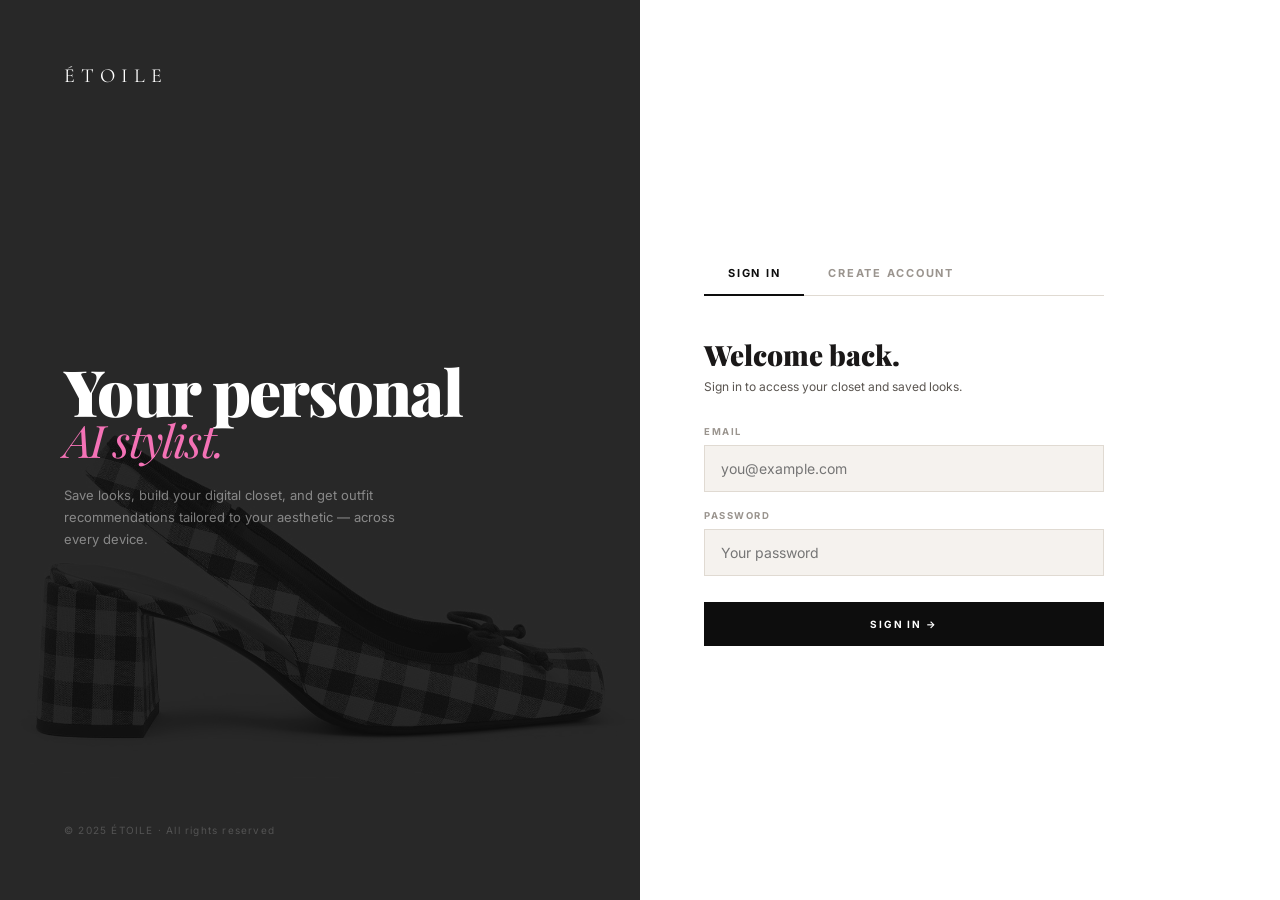
<file: saved-looks.html>
<!DOCTYPE html>
<html lang="en">
<head>
<meta charset="UTF-8">
<meta name="viewport" content="width=device-width, initial-scale=1.0">
<title>ÉTOILE — Saved Looks</title>
<link rel="stylesheet" href="css/etoile.css?v=2">
<link rel="stylesheet" href="https://fonts.googleapis.com/css2?family=Material+Symbols+Outlined:opsz,wght,FILL,GRAD@24,300,0,0">
<style>
.page-header { background:var(--white); padding:72px 48px 48px; border-bottom:1px solid var(--border); }
.page-title { font-family:var(--font-display); font-size:clamp(44px,6vw,80px); font-weight:900; line-height:0.9; letter-spacing:-0.02em; color:var(--black); margin-bottom:12px; }
.page-sub { font-size:14px; color:var(--warm-gray); font-family:var(--font-sans); }
.looks-grid { display:grid; grid-template-columns:repeat(3,1fr); gap:24px; padding:48px; background:var(--cream); min-height:300px; }
.look-card { background:var(--white); border:1px solid var(--border); overflow:hidden; transition:box-shadow 0.35s,transform 0.35s; cursor:pointer; }
.look-card:hover { box-shadow:0 12px 48px rgba(0,0,0,0.1); transform:translateY(-3px); }
.look-img { aspect-ratio:3/4; overflow:hidden; position:relative; }
.look-img-bg { width:100%; height:100%; object-fit:cover; transition:transform 0.45s; }
.look-card:hover .look-img-bg { transform:scale(1.04); }
.look-overlay { position:absolute; inset:0; background:rgba(0,0,0,0.55); display:flex; flex-direction:column; align-items:center; justify-content:flex-end; gap:8px; opacity:0; transition:opacity 0.25s; padding:16px; }
.look-card:hover .look-overlay { opacity:1; }
.look-overlay-btns { display:flex; gap:8px; flex-wrap:wrap; justify-content:center; }
.look-piece-chip { display:inline-flex; align-items:center; gap:4px; padding:5px 11px; background:rgba(255,255,255,0.15); backdrop-filter:blur(6px); border:1px solid rgba(255,255,255,0.3); color:var(--white); font-size:9px; letter-spacing:0.1em; text-transform:uppercase; font-weight:700; font-family:var(--font-sans); text-decoration:none; transition:background 0.15s; white-space:nowrap; }
.look-piece-chip:hover { background:var(--pink); border-color:var(--pink); }
.look-body { padding:20px; border-top:1px solid var(--border); }
.look-name { font-family:var(--font-serif); font-size:20px; font-weight:400; color:var(--charcoal); margin:8px 0 4px; line-height:1.25; }
.look-date { font-size:10px; color:var(--mid-gray); letter-spacing:0.12em; text-transform:uppercase; font-family:var(--font-sans); margin-top:2px; }
.look-caption { font-size:11.5px; color:var(--warm-gray); font-family:var(--font-sans); line-height:1.6; margin-top:6px; }
/* Empty state */
#emptyState { display:none; padding:120px 48px; text-align:center; background:var(--cream); }
</style>
</head>
<body>
<nav class="nav">
  <a href="home.html" class="nav-logo">ÉTOILE</a>
  <ul class="nav-links">
    <li><a href="home.html">Style Me</a></li>
    <li><a href="digital-closet.html">My Closet</a></li>
    <li><a href="shopping.html">Shop</a></li>
    <li class="nav-dropdown"><a href="saved-looks.html" class="active">Saved ▾</a>
      <div class="nav-dropdown-menu">
        <a href="saved-looks.html">Saved Looks</a>
        <a href="saved-shopping.html">Wishlist</a>
      </div>
    </li>
    <li><a href="profile.html">Profile</a></li>
  </ul>
  <div class="nav-right"><a href="home.html" class="nav-cta">Get Styled</a></div>
</nav>

<div class="page">
  <section class="page-header">
    <div style="display:flex;align-items:flex-end;justify-content:space-between;gap:24px;flex-wrap:wrap;">
      <div>
        <div class="section-label">Your Archive</div>
        <h1 class="page-title">Saved<br><em style="font-style:italic;color:var(--pink);font-weight:400;">Looks</em></h1>
        <p class="page-sub" id="lookCount">Outfits you've loved, always ready to revisit.</p>
      </div>
      <a href="home.html" class="btn btn-dark">Style Something New →</a>
    </div>
    <div class="pills-row mt-32" id="filterPills">
      <div class="pill active" onclick="filterLooks(this,'all')">All</div>
      <div class="pill" onclick="filterLooks(this,'date night')">Date Night</div>
      <div class="pill" onclick="filterLooks(this,'work')">Work</div>
      <div class="pill" onclick="filterLooks(this,'vacation')">Vacation</div>
      <div class="pill" onclick="filterLooks(this,'wedding')">Wedding</div>
      <div class="pill" onclick="filterLooks(this,'brunch')">Brunch</div>
      <div class="pill" onclick="filterLooks(this,'casual')">Casual</div>
    </div>
  </section>

  <section class="looks-grid" id="looksGrid"></section>

  <div id="emptyState">
    <span class="material-symbols-outlined" style="font-size:48px;color:var(--border-dark);display:block;margin-bottom:24px;">bookmark</span>
    <h3 style="font-family:var(--font-display);font-size:32px;font-weight:900;margin-bottom:12px;" id="emptyTitle">Nothing saved yet.</h3>
    <p style="font-size:14px;color:var(--warm-gray);font-family:var(--font-sans);margin-bottom:32px;" id="emptySubtitle">Style an outfit and tap "Save the Look" to build your archive.</p>
    <a href="home.html" class="btn btn-dark">Style Something Now →</a>
  </div>

  <footer class="footer">
    <div class="footer-top">
      <div><div class="footer-logo">ÉTOILE</div><p class="footer-tagline">Your personal AI stylist.</p></div>
      <div><div class="footer-col-title">Navigate</div><ul class="footer-links"><li><a href="home.html">Home</a></li><li><a href="home.html">Style Me</a></li><li><a href="digital-closet.html">My Closet</a></li><li><a href="shopping.html">Shop</a></li></ul></div>
      <div><div class="footer-col-title">Saved</div><ul class="footer-links"><li><a href="saved-looks.html">Saved Looks</a></li><li><a href="saved-shopping.html">Wishlist</a></li></ul></div>
      <div><div class="footer-col-title">Account</div><ul class="footer-links"><li><a href="profile.html">Profile</a></li><li><a href="index.html">Redo Onboarding</a></li></ul></div>
    </div>
    <div class="footer-bottom"><span class="footer-copy">© 2025 Étoile.</span><span class="footer-copy">Made for the <span class="footer-pink">fashion-forward</span>.</span></div>
  </footer>
</div>


<script src="js/supabase.js"></script>
<script src="js/app.js"></script>
<script>
const OCCASION_COLORS = {
  'date night': 'badge-pink',
  'work':       'badge-dark',
  'vacation':   'badge-pink',
  'wedding':    'badge-dark',
  'brunch':     'badge-pink',
  'casual':     'badge-dark',
};

let allLooks = [];
let currentFilter = 'all';
let _sbUser = null;

(async () => {
  _sbUser = await requireAuth();
  if (!_sbUser) return;
  try {
    allLooks = await DB.getSavedLooks(_sbUser.id);
  } catch(e) {
    // Fall back to localStorage while offline
    allLooks = JSON.parse(localStorage.getItem('etoile_savedLooks') || '[]');
  }
  renderLooks('all');
})();

function resolvePhoto(look) {
  // Prefer stored full-res image on the look itself
  if (look.image) return look.image;
  // Fall back: look up from stored inspiration photos by photoIndex
  const photos = JSON.parse(localStorage.getItem('etoile_inspirationPhotos') || '[]');
  if (!photos.length) return '';
  const idx = (typeof look.photoIndex === 'number' && look.photoIndex < photos.length)
    ? look.photoIndex
    : 0;
  return photos[idx] || '';
}

function renderLooks(filter) {
  currentFilter = filter;
  const grid = document.getElementById('looksGrid');
  const empty = document.getElementById('emptyState');
  const filtered = filter === 'all' ? allLooks : allLooks.filter(l => l.occasion === filter);

  // Update count
  document.getElementById('lookCount').textContent =
    allLooks.length === 0 ? 'Outfits you\'ve loved, always ready to revisit.'
    : allLooks.length + ' look' + (allLooks.length !== 1 ? 's' : '') + ' saved';

  if (filtered.length === 0) {
    grid.style.display = 'none';
    empty.style.display = 'block';
    document.getElementById('emptyTitle').textContent =
      filter === 'all' ? 'Nothing saved yet.' : 'No ' + filter + ' looks saved yet.';
    document.getElementById('emptySubtitle').textContent =
      filter === 'all'
        ? 'Style an outfit and tap "Save the Look" to build your archive.'
        : 'Style a ' + filter + ' look and save it to see it here.';
    return;
  }

  grid.style.display = 'grid';
  empty.style.display = 'none';
  grid.innerHTML = filtered.map(look => {
    const badgeClass = OCCASION_COLORS[look.occasion] || 'badge-dark';
    const label = look.occasion ? look.occasion.replace(/\b\w/g,c=>c.toUpperCase()) : 'Styled Look';
    const restyleQ = encodeURIComponent(look.query || look.occasion || look.name);
    const photo = resolvePhoto(look);
    const pieceChips = (look.pieces || []).map(p =>
      `<a class="look-piece-chip" href="${p.shopUrl}" target="_blank" rel="noopener" onclick="event.stopPropagation()">
        <span class="material-symbols-outlined" style="font-size:11px;">shopping_bag</span>${escSL(p.slot || 'Piece')}
      </a>`
    ).join('');
    return `
    <div class="look-card" data-occasion="${look.occasion || ''}">
      <div class="look-img" style="background:${look.gradient || 'linear-gradient(135deg,#C8C0B8,#A89888)'};">
        ${photo ? `<img class="look-img-bg" src="${photo}" alt="" onerror="this.style.display='none'">` : ''}
        <div class="look-overlay">
          ${pieceChips ? `<div class="look-overlay-btns">${pieceChips}</div>` : ''}
          <div class="look-overlay-btns">
            <a href="outfit-recommendations.html?q=${restyleQ}" class="btn btn-white btn-sm">Re-style</a>
            <button class="btn btn-outline-white btn-sm" onclick="event.stopPropagation();removeLook('${look.id}',this)">Remove</button>
          </div>
        </div>
      </div>
      <div class="look-body">
        <span class="badge ${badgeClass}">${label}</span>
        <div class="look-name">${look.name}</div>
        <div class="look-date">Saved ${look.savedAt || ''}</div>
        <div class="look-caption">${look.caption || ''}</div>
      </div>
    </div>`;
  }).join('');
}

function filterLooks(pill, filter) {
  document.querySelectorAll('#filterPills .pill').forEach(p => p.classList.remove('active'));
  pill.classList.add('active');
  renderLooks(filter);
}

function removeLook(id, btn) {
  allLooks = allLooks.filter(l => l.id !== id);
  localStorage.setItem('etoile_savedLooks', JSON.stringify(allLooks));
  if (_sbUser) DB.removeLook(id).catch(console.warn);
  const card = btn.closest('.look-card');
  card.style.transition = 'opacity 0.3s,transform 0.3s';
  card.style.opacity = '0';
  card.style.transform = 'scale(0.95)';
  setTimeout(() => renderLooks(currentFilter), 320);
}

function escSL(str) {
  return String(str || '').replace(/&/g,'&amp;').replace(/</g,'&lt;').replace(/>/g,'&gt;').replace(/"/g,'&quot;');
}

// Show cached looks immediately; Supabase async block above will re-render when loaded
</script>
</body>
</html>
</file>
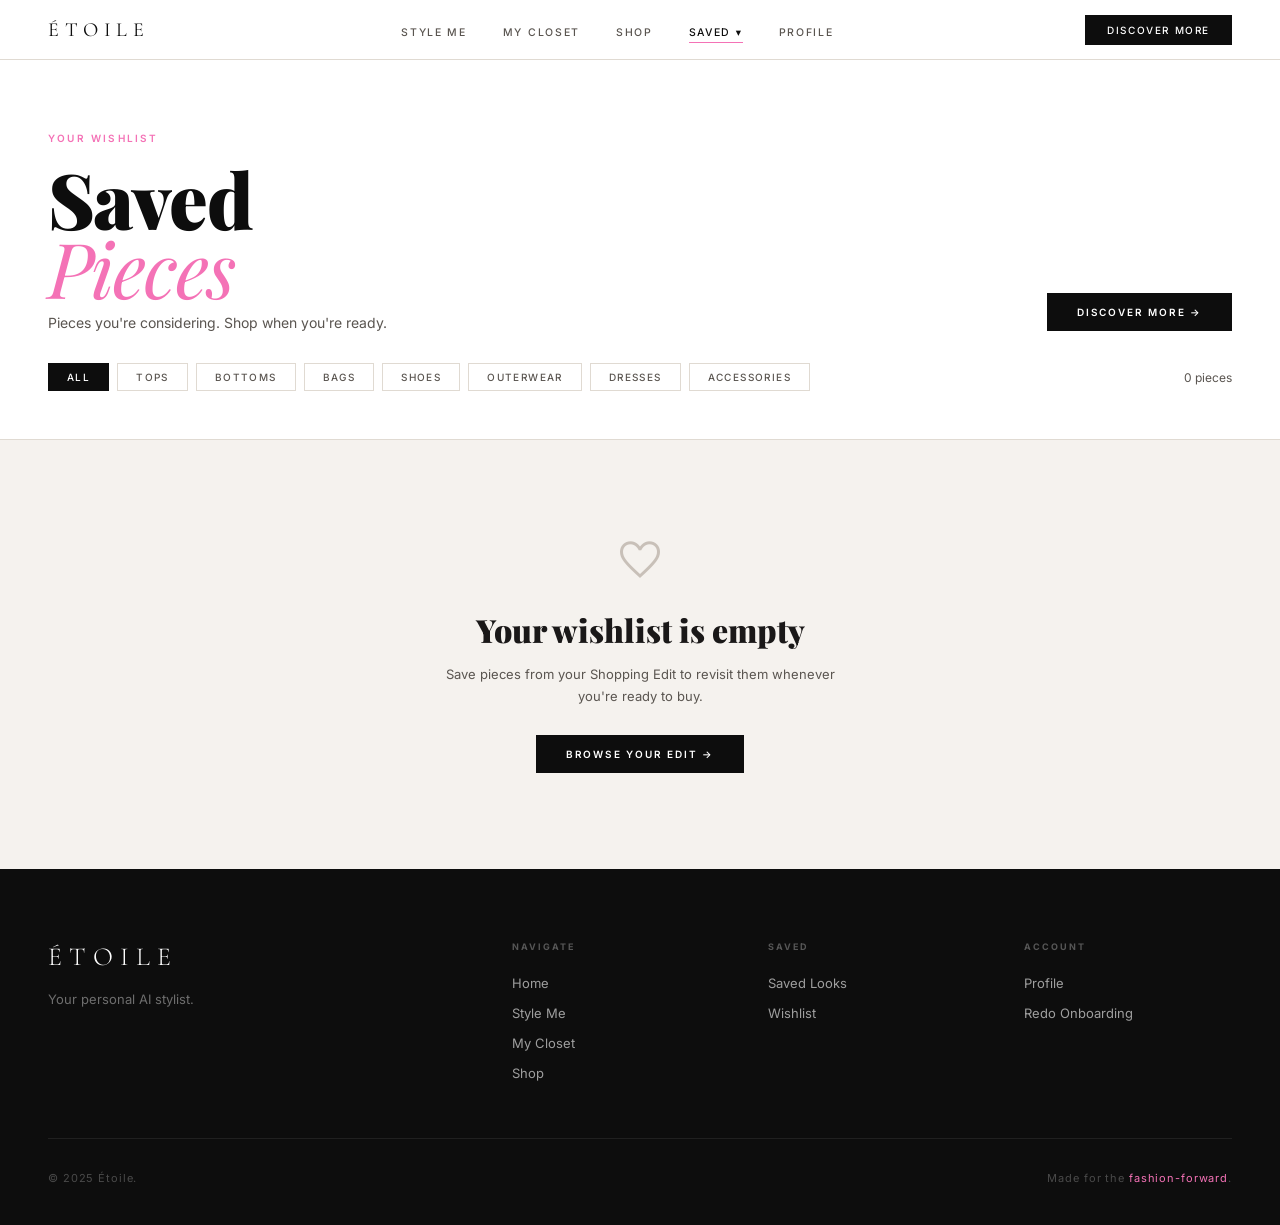
<file: saved-shopping.html>
<!DOCTYPE html>
<html lang="en">
<head>
<meta charset="UTF-8">
<meta name="viewport" content="width=device-width, initial-scale=1.0">
<title>ÉTOILE — Wishlist</title>
<link rel="stylesheet" href="css/etoile.css?v=2">
<link rel="stylesheet" href="https://fonts.googleapis.com/css2?family=Material+Symbols+Outlined:opsz,wght,FILL,GRAD@24,300,0,0">
<style>
.wish-header { background:var(--white); padding:72px 48px 48px; border-bottom:1px solid var(--border); }
.wish-title { font-family:var(--font-display); font-size:clamp(44px,6vw,80px); font-weight:900; line-height:0.9; letter-spacing:-0.02em; color:var(--black); margin-bottom:12px; }
.wish-grid { display:grid; grid-template-columns:repeat(4,1fr); gap:24px; padding:48px; background:var(--cream); min-height:200px; }
.wish-card { background:var(--white); border:1px solid var(--border); overflow:hidden; cursor:pointer; transition:box-shadow 0.35s,transform 0.35s; }
.wish-card:hover { box-shadow:0 10px 40px rgba(0,0,0,0.09); transform:translateY(-2px); }
.wish-img { aspect-ratio:3/4; overflow:hidden; position:relative; display:flex; align-items:center; justify-content:center; font-family:'Material Symbols Outlined'; font-size:48px; color:rgba(255,255,255,0.5); }
.wish-img img { position:absolute; inset:0; width:100%; height:100%; object-fit:cover; transition:transform 0.45s; }
.wish-card:hover .wish-img img { transform:scale(1.05); }
.wish-remove { position:absolute; top:10px; right:10px; width:28px; height:28px; background:rgba(255,255,255,0.92); display:flex; align-items:center; justify-content:center; cursor:pointer; opacity:0; transition:opacity 0.2s; font-family:'Material Symbols Outlined'; font-size:14px; color:var(--charcoal); z-index:2; }
.wish-card:hover .wish-remove { opacity:1; }
.wish-remove:hover { color:var(--pink); }
.wish-body { padding:16px; }
.wish-brand { font-size:9.5px; letter-spacing:0.18em; text-transform:uppercase; font-weight:600; color:var(--mid-gray); font-family:var(--font-sans); }
.wish-name { font-family:var(--font-serif); font-size:17px; font-weight:400; color:var(--charcoal); margin:5px 0 4px; line-height:1.25; }
.wish-price { font-size:13px; color:var(--warm-gray); font-family:var(--font-sans); }
.wish-added { font-size:10px; color:var(--mid-gray); letter-spacing:0.1em; text-transform:uppercase; font-family:var(--font-sans); margin-top:4px; }
.wish-footer-row { display:flex; align-items:center; justify-content:space-between; padding:10px 16px; border-top:1px solid var(--border); background:var(--cream); }
.wish-count { font-size:12px; color:var(--warm-gray); font-family:var(--font-sans); }
/* empty state */
.wish-empty { padding:96px 48px; text-align:center; background:var(--cream); }
.wish-empty .material-symbols-outlined { font-size:48px; color:var(--border-dark); display:block; margin-bottom:24px; }
.wish-empty h3 { font-family:var(--font-display); font-size:32px; font-weight:900; margin-bottom:12px; }
.wish-empty p { font-size:13px; color:var(--warm-gray); font-family:var(--font-sans); max-width:400px; margin:0 auto 28px; line-height:1.7; }
</style>
</head>
<body>
<nav class="nav">
  <a href="home.html" class="nav-logo">ÉTOILE</a>
  <ul class="nav-links">
    <li><a href="home.html">Style Me</a></li>
    <li><a href="digital-closet.html">My Closet</a></li>
    <li><a href="shopping.html">Shop</a></li>
    <li class="nav-dropdown"><a href="saved-looks.html" class="active">Saved ▾</a>
      <div class="nav-dropdown-menu">
        <a href="saved-looks.html">Saved Looks</a>
        <a href="saved-shopping.html">Wishlist</a>
      </div>
    </li>
    <li><a href="profile.html">Profile</a></li>
  </ul>
  <div class="nav-right"><a href="shopping.html" class="nav-cta">Discover More</a></div>
</nav>

<div class="page">
  <section class="wish-header">
    <div style="display:flex;align-items:flex-end;justify-content:space-between;gap:24px;flex-wrap:wrap;">
      <div>
        <div class="section-label">Your Wishlist</div>
        <h1 class="wish-title">Saved<br><em style="font-style:italic;color:var(--pink);font-weight:400;">Pieces</em></h1>
        <p style="font-size:14px;color:var(--warm-gray);font-family:var(--font-sans);">Pieces you're considering. Shop when you're ready.</p>
      </div>
      <a href="shopping.html" class="btn btn-dark">Discover More →</a>
    </div>
    <div style="display:flex;align-items:center;justify-content:space-between;flex-wrap:wrap;gap:12px;margin-top:32px;">
      <div class="pills-row" id="catPills">
        <div class="pill active" onclick="filterCat(this,'all')">All</div>
        <div class="pill" onclick="filterCat(this,'TOP')">Tops</div>
        <div class="pill" onclick="filterCat(this,'BOTTOM')">Bottoms</div>
        <div class="pill" onclick="filterCat(this,'BAG')">Bags</div>
        <div class="pill" onclick="filterCat(this,'SHOES')">Shoes</div>
        <div class="pill" onclick="filterCat(this,'OUTERWEAR')">Outerwear</div>
        <div class="pill" onclick="filterCat(this,'DRESS')">Dresses</div>
        <div class="pill" onclick="filterCat(this,'JEWELRY,ACCESSORIES')">Accessories</div>
      </div>
      <span class="wish-count" id="wishCount"></span>
    </div>
  </section>

  <div id="wishContent"></div>

  <footer class="footer">
    <div class="footer-top">
      <div><div class="footer-logo">ÉTOILE</div><p class="footer-tagline">Your personal AI stylist.</p></div>
      <div><div class="footer-col-title">Navigate</div><ul class="footer-links"><li><a href="home.html">Home</a></li><li><a href="home.html">Style Me</a></li><li><a href="digital-closet.html">My Closet</a></li><li><a href="shopping.html">Shop</a></li></ul></div>
      <div><div class="footer-col-title">Saved</div><ul class="footer-links"><li><a href="saved-looks.html">Saved Looks</a></li><li><a href="saved-shopping.html">Wishlist</a></li></ul></div>
      <div><div class="footer-col-title">Account</div><ul class="footer-links"><li><a href="profile.html">Profile</a></li><li><a href="index.html">Redo Onboarding</a></li></ul></div>
    </div>
    <div class="footer-bottom"><span class="footer-copy">© 2025 Étoile.</span><span class="footer-copy">Made for the <span class="footer-pink">fashion-forward</span>.</span></div>
  </footer>
</div>

<script src="js/app.js"></script>
<script>
const SLOT_ICONS = {
  TOP:'checkroom', SHIRT:'checkroom', BLOUSE:'checkroom',
  BOTTOM:'straighten', PANTS:'straighten', SKIRT:'straighten',
  DRESS:'dry_cleaning', JUMPSUIT:'dry_cleaning',
  OUTERWEAR:'umbrella', JACKET:'umbrella', COAT:'umbrella', BLAZER:'umbrella',
  SHOES:'footprint', BOOTS:'footprint', HEELS:'footprint',
  BAG:'shopping_bag', HANDBAG:'shopping_bag',
  JEWELRY:'diamond', NECKLACE:'diamond', EARRINGS:'diamond',
  ACCESSORIES:'watch', BELT:'watch', SCARF:'watch',
};
function slotIcon(slot) {
  return SLOT_ICONS[slot?.toUpperCase().split(' ')[0]] || 'checkroom';
}
function esc(s) {
  return String(s||'').replace(/&/g,'&amp;').replace(/</g,'&lt;').replace(/>/g,'&gt;').replace(/"/g,'&quot;');
}

let allItems = [];
let currentCat = 'all';

function loadWishlist() {
  try { allItems = JSON.parse(localStorage.getItem('etoile_wishlist') || '[]'); } catch(e) { allItems = []; }
}

function renderWishlist(cat) {
  currentCat = cat;
  loadWishlist();

  const filtered = cat === 'all'
    ? allItems
    : allItems.filter(item => cat.split(',').some(c => item.slot?.toUpperCase().startsWith(c)));

  const count = document.getElementById('wishCount');
  count.textContent = filtered.length + ' piece' + (filtered.length !== 1 ? 's' : '');

  const content = document.getElementById('wishContent');

  if (allItems.length === 0) {
    content.innerHTML = `
      <div class="wish-empty">
        <span class="material-symbols-outlined">favorite_border</span>
        <h3>Your wishlist is empty</h3>
        <p>Save pieces from your Shopping Edit to revisit them whenever you're ready to buy.</p>
        <a href="shopping.html" class="btn btn-dark">Browse Your Edit →</a>
      </div>`;
    return;
  }

  if (filtered.length === 0) {
    content.innerHTML = `
      <div class="wish-empty">
        <span class="material-symbols-outlined">filter_list</span>
        <h3>No ${cat.toLowerCase()} saved yet</h3>
        <p>You haven't saved any pieces in this category. Try a different filter or discover more.</p>
        <a href="shopping.html" class="btn btn-dark">Discover More →</a>
      </div>`;
    return;
  }

  const cards = filtered.map((item, idx) => {
    const grad = item.gradient || 'linear-gradient(135deg,#B0A898,#8A8078)';
    const icon = slotIcon(item.slot);
    const imgHtml = item.imageUrl
      ? `<img src="${esc(item.imageUrl)}" alt="${esc(item.name)}" onerror="this.remove()">`
      : '';
    const realIdx = allItems.indexOf(item);
    return `<div class="wish-card" onclick="window.open('${esc(item.shopUrl)}','_blank','noopener')">
      <div class="wish-img" style="background:${grad};">
        ${imgHtml}
        <span style="font-family:'Material Symbols Outlined';font-size:48px;color:rgba(255,255,255,0.45);position:relative;z-index:0;">${icon}</span>
        <div class="wish-remove" onclick="event.stopPropagation();removeWish(${realIdx})">close</div>
      </div>
      <div class="wish-body">
        <div class="wish-brand">${esc(item.brand)} &nbsp;·&nbsp; <span style="color:var(--pink);font-size:8.5px;">${esc(item.retailer||'')}</span></div>
        <div class="wish-name">${esc(item.name)}</div>
        <div class="wish-price">${esc(item.price)}</div>
        <div class="wish-added">Added ${esc(item.savedAt||'')}</div>
      </div>
      <div class="wish-footer-row">
        <span class="badge badge-dark">${esc(item.slot||item.badge||'')}</span>
        <a href="${esc(item.shopUrl)}" target="_blank" rel="noopener" class="btn btn-pink btn-sm" onclick="event.stopPropagation()">Shop Now</a>
      </div>
    </div>`;
  }).join('');

  content.innerHTML = `<section class="wish-grid">${cards}</section>`;
}

function filterCat(pill, cat) {
  document.querySelectorAll('#catPills .pill').forEach(p => p.classList.remove('active'));
  pill.classList.add('active');
  renderWishlist(cat);
}

function removeWish(idx) {
  loadWishlist();
  allItems.splice(idx, 1);
  localStorage.setItem('etoile_wishlist', JSON.stringify(allItems));
  renderWishlist(currentCat);
}

renderWishlist('all');
</script>
</body>
</html>
</file>
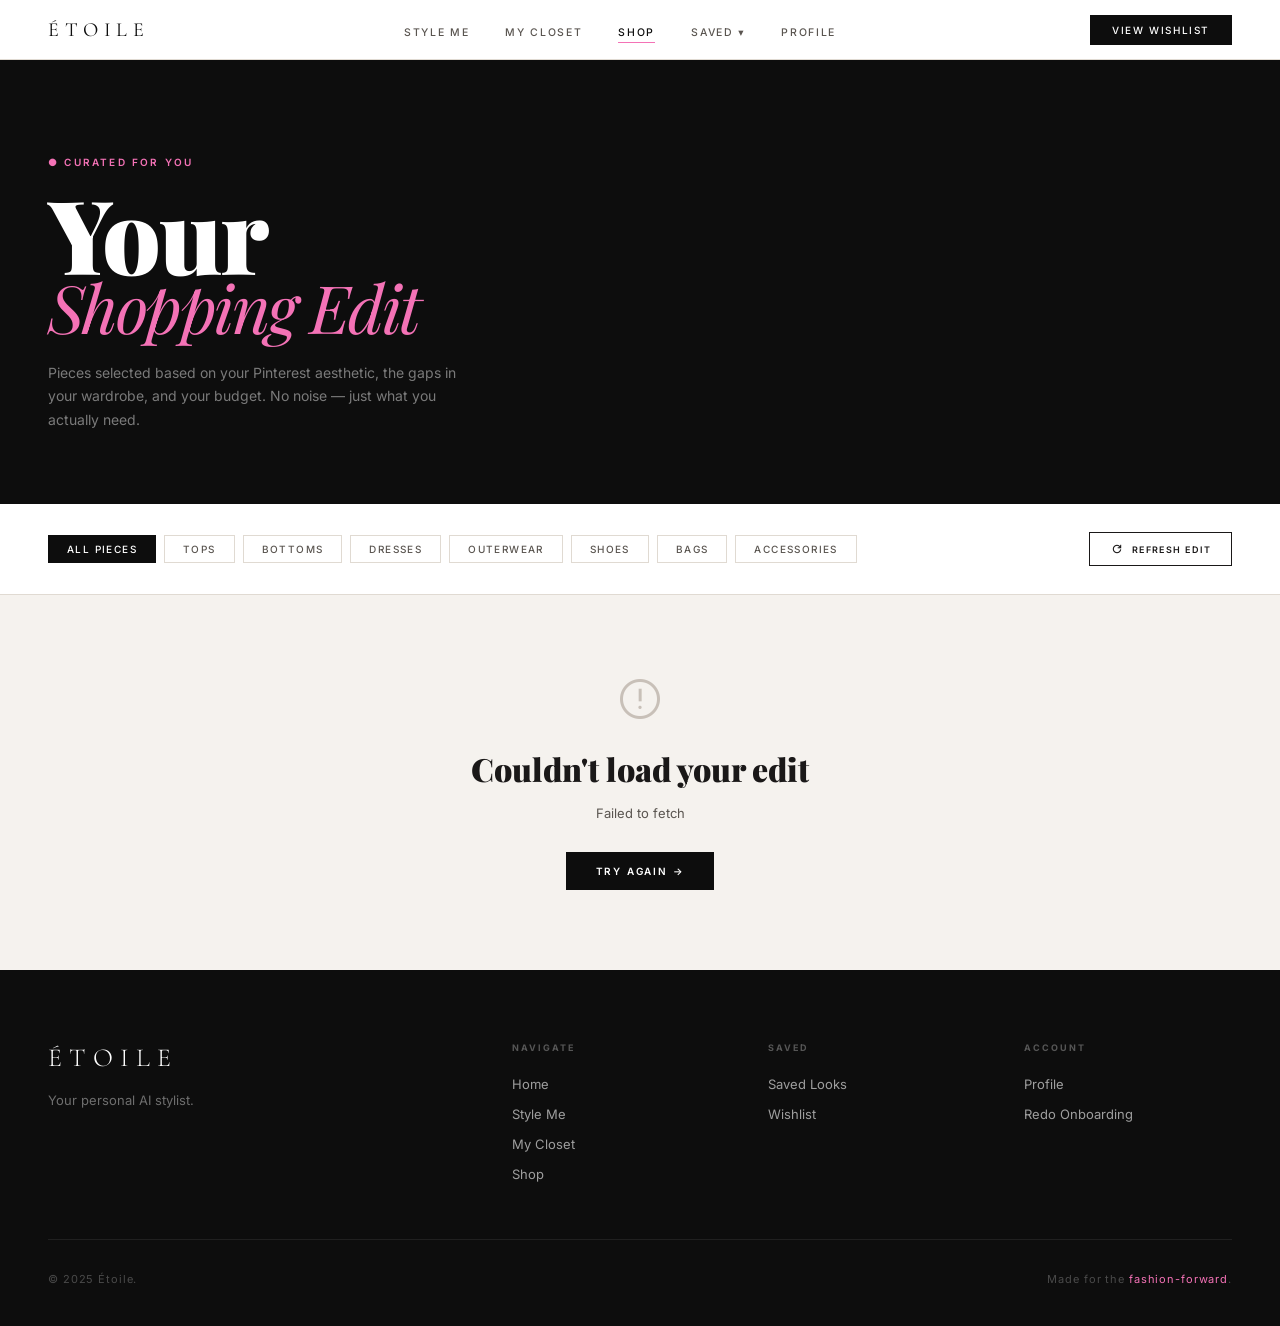
<file: shopping.html>
<!DOCTYPE html>
<html lang="en">
<head>
<meta charset="UTF-8">
<meta name="viewport" content="width=device-width, initial-scale=1.0">
<title>ÉTOILE — Shopping Edit</title>
<link rel="stylesheet" href="css/etoile.css?v=2">
<link rel="stylesheet" href="https://fonts.googleapis.com/css2?family=Material+Symbols+Outlined:opsz,wght,FILL,GRAD@24,300,0,0">
<style>
.shop-header { background:var(--black); padding:96px 48px 72px; }
.shop-title { font-family:var(--font-display); font-size:clamp(56px,8vw,112px); font-weight:900; color:var(--white); line-height:0.88; letter-spacing:-0.025em; margin-bottom:24px; }
.shop-title em { display:block; color:var(--pink); font-style:italic; font-weight:400; font-size:0.65em; }
.shop-sub { font-size:14px; color:rgba(255,255,255,0.45); font-family:var(--font-sans); max-width:420px; line-height:1.7; }
.shop-filters { background:var(--white); padding:28px 48px; border-bottom:1px solid var(--border); display:flex; align-items:center; justify-content:space-between; gap:24px; flex-wrap:wrap; }
.shop-grid { display:grid; grid-template-columns:repeat(4,1fr); gap:24px; padding:48px; background:var(--cream); min-height:300px; }

/* Product card */
.prod { cursor:pointer; background:var(--white); border:1px solid var(--border); transition:box-shadow 0.3s, transform 0.3s; }
.prod:hover { box-shadow:0 12px 48px rgba(0,0,0,0.1); transform:translateY(-3px); }
.prod-img { aspect-ratio:3/4; overflow:hidden; position:relative; display:flex; align-items:center; justify-content:center; font-family:'Material Symbols Outlined'; font-size:48px; color:rgba(255,255,255,0.5); }
.prod-badges { position:absolute; top:12px; left:12px; display:flex; flex-direction:column; gap:5px; }
.prod-overlay { position:absolute; bottom:0; left:0; right:0; padding:16px; background:linear-gradient(to top,rgba(0,0,0,0.65),transparent); opacity:0; transition:opacity 0.25s; display:flex; gap:8px; align-items:flex-end; }
.prod:hover .prod-overlay { opacity:1; }
.prod-heart { position:absolute; top:12px; right:12px; width:32px; height:32px; background:rgba(255,255,255,0.9); display:flex; align-items:center; justify-content:center; cursor:pointer; opacity:0; transition:opacity 0.2s; font-family:'Material Symbols Outlined'; font-size:16px; color:var(--charcoal); }
.prod:hover .prod-heart { opacity:1; }
.prod-heart.saved { opacity:1; color:var(--pink); }
.prod-info { padding:16px; border-top:1px solid var(--border); }
.prod-brand { font-size:9.5px; letter-spacing:0.18em; text-transform:uppercase; font-weight:600; color:var(--mid-gray); font-family:var(--font-sans); }
.prod-name { font-family:var(--font-serif); font-size:17px; font-weight:400; color:var(--charcoal); margin:5px 0 4px; line-height:1.3; }
.prod-price { font-size:13px; font-weight:700; color:var(--charcoal); font-family:var(--font-sans); }
.prod-note { font-size:11px; color:var(--pink); font-family:var(--font-sans); font-style:italic; margin-top:4px; }

/* Skeleton */
@keyframes shimmer { 0%{background-position:-800px 0} 100%{background-position:800px 0} }
.skeleton { background:linear-gradient(90deg,#f0ede8 25%,#e4e0da 50%,#f0ede8 75%); background-size:800px 100%; animation:shimmer 1.6s infinite; }
.prod-skel { background:var(--white); border:1px solid var(--border); }
.prod-skel-img { aspect-ratio:3/4; }
.prod-skel-body { padding:16px; display:flex; flex-direction:column; gap:8px; }

/* Stylist note */
.stylist-note { background:var(--pink-light); border-left:3px solid var(--pink); padding:20px 24px; margin:40px 48px 0; }
.stylist-note-label { font-size:9px; letter-spacing:0.2em; text-transform:uppercase; font-weight:700; color:var(--pink); font-family:var(--font-sans); margin-bottom:6px; }
.stylist-note-text { font-family:var(--font-serif); font-size:16px; font-style:italic; color:var(--charcoal); line-height:1.55; }

/* Error / empty state */
.state-panel { padding:80px 56px; background:var(--cream); text-align:center; }
.state-panel .material-symbols-outlined { font-size:48px; color:var(--border-dark); display:block; margin-bottom:24px; }
.state-panel h3 { font-family:var(--font-display); font-size:32px; font-weight:900; margin-bottom:12px; }
.state-panel p { font-size:13px; color:var(--warm-gray); font-family:var(--font-sans); max-width:480px; margin:0 auto 28px; line-height:1.7; }
</style>
</head>
<body>
<nav class="nav">
  <a href="home.html" class="nav-logo">ÉTOILE</a>
  <ul class="nav-links">
    <li><a href="home.html">Style Me</a></li>
    <li><a href="digital-closet.html">My Closet</a></li>
    <li><a href="shopping.html" class="active">Shop</a></li>
    <li class="nav-dropdown"><a href="saved-looks.html">Saved ▾</a>
      <div class="nav-dropdown-menu">
        <a href="saved-looks.html">Saved Looks</a>
        <a href="saved-shopping.html">Wishlist</a>
      </div>
    </li>
    <li><a href="profile.html">Profile</a></li>
  </ul>
  <div class="nav-right"><a href="saved-shopping.html" class="nav-cta">View Wishlist</a></div>
</nav>

<div class="page">
  <section class="shop-header">
    <div class="section-label" style="color:var(--pink);margin-bottom:20px;">● Curated for You</div>
    <h1 class="shop-title">Your<br><em>Shopping Edit</em></h1>
    <p class="shop-sub">Pieces selected based on your Pinterest aesthetic, the gaps in your wardrobe, and your budget. No noise — just what you actually need.</p>
  </section>

  <div class="shop-filters">
    <div class="pills-row" id="catPills">
      <div class="pill active" onclick="filterCat(this,'all')">All Pieces</div>
      <div class="pill" onclick="filterCat(this,'TOP')">Tops</div>
      <div class="pill" onclick="filterCat(this,'BOTTOM')">Bottoms</div>
      <div class="pill" onclick="filterCat(this,'DRESS')">Dresses</div>
      <div class="pill" onclick="filterCat(this,'OUTERWEAR')">Outerwear</div>
      <div class="pill" onclick="filterCat(this,'SHOES')">Shoes</div>
      <div class="pill" onclick="filterCat(this,'BAG')">Bags</div>
      <div class="pill" onclick="filterCat(this,'ACCESSORIES,JEWELRY')">Accessories</div>
    </div>
    <button class="btn btn-outline btn-sm" onclick="generateEdit()" id="refreshBtn">
      <span class="material-symbols-outlined" style="font-size:14px;vertical-align:middle;">refresh</span> Refresh Edit
    </button>
  </div>

  <!-- STYLIST NOTE -->
  <div id="stylistNoteWrap" style="display:none;">
    <div class="stylist-note">
      <div class="stylist-note-label">Stylist Note</div>
      <p class="stylist-note-text" id="stylistNoteText"></p>
    </div>
  </div>

  <!-- LOADING -->
  <div id="shopLoading" style="display:none;">
    <div class="shop-grid">
      <div class="prod-skel"><div class="prod-skel-img skeleton"></div><div class="prod-skel-body"><div class="skeleton" style="height:10px;width:40%;border-radius:2px;"></div><div class="skeleton" style="height:16px;width:80%;border-radius:2px;"></div><div class="skeleton" style="height:12px;width:30%;border-radius:2px;"></div></div></div>
      <div class="prod-skel"><div class="prod-skel-img skeleton"></div><div class="prod-skel-body"><div class="skeleton" style="height:10px;width:55%;border-radius:2px;"></div><div class="skeleton" style="height:16px;width:70%;border-radius:2px;"></div><div class="skeleton" style="height:12px;width:25%;border-radius:2px;"></div></div></div>
      <div class="prod-skel"><div class="prod-skel-img skeleton"></div><div class="prod-skel-body"><div class="skeleton" style="height:10px;width:35%;border-radius:2px;"></div><div class="skeleton" style="height:16px;width:85%;border-radius:2px;"></div><div class="skeleton" style="height:12px;width:40%;border-radius:2px;"></div></div></div>
      <div class="prod-skel"><div class="prod-skel-img skeleton"></div><div class="prod-skel-body"><div class="skeleton" style="height:10px;width:45%;border-radius:2px;"></div><div class="skeleton" style="height:16px;width:75%;border-radius:2px;"></div><div class="skeleton" style="height:12px;width:30%;border-radius:2px;"></div></div></div>
      <div class="prod-skel"><div class="prod-skel-img skeleton"></div><div class="prod-skel-body"><div class="skeleton" style="height:10px;width:50%;border-radius:2px;"></div><div class="skeleton" style="height:16px;width:65%;border-radius:2px;"></div><div class="skeleton" style="height:12px;width:35%;border-radius:2px;"></div></div></div>
      <div class="prod-skel"><div class="prod-skel-img skeleton"></div><div class="prod-skel-body"><div class="skeleton" style="height:10px;width:40%;border-radius:2px;"></div><div class="skeleton" style="height:16px;width:80%;border-radius:2px;"></div><div class="skeleton" style="height:12px;width:28%;border-radius:2px;"></div></div></div>
      <div class="prod-skel"><div class="prod-skel-img skeleton"></div><div class="prod-skel-body"><div class="skeleton" style="height:10px;width:60%;border-radius:2px;"></div><div class="skeleton" style="height:16px;width:72%;border-radius:2px;"></div><div class="skeleton" style="height:12px;width:32%;border-radius:2px;"></div></div></div>
      <div class="prod-skel"><div class="prod-skel-img skeleton"></div><div class="prod-skel-body"><div class="skeleton" style="height:10px;width:42%;border-radius:2px;"></div><div class="skeleton" style="height:16px;width:78%;border-radius:2px;"></div><div class="skeleton" style="height:12px;width:38%;border-radius:2px;"></div></div></div>
    </div>
  </div>

  <!-- ERROR -->
  <div id="shopError" style="display:none;" class="state-panel">
    <span class="material-symbols-outlined">error_outline</span>
    <h3>Couldn't load your edit</h3>
    <p id="shopErrorText">Something went wrong.</p>
    <button class="btn btn-dark" onclick="generateEdit()">Try Again →</button>
  </div>

  <!-- GRID -->
  <section class="shop-grid" id="shopGrid" style="display:none;"></section>

  <footer class="footer">
    <div class="footer-top">
      <div><div class="footer-logo">ÉTOILE</div><p class="footer-tagline">Your personal AI stylist.</p></div>
      <div><div class="footer-col-title">Navigate</div><ul class="footer-links"><li><a href="home.html">Home</a></li><li><a href="home.html">Style Me</a></li><li><a href="digital-closet.html">My Closet</a></li><li><a href="shopping.html">Shop</a></li></ul></div>
      <div><div class="footer-col-title">Saved</div><ul class="footer-links"><li><a href="saved-looks.html">Saved Looks</a></li><li><a href="saved-shopping.html">Wishlist</a></li></ul></div>
      <div><div class="footer-col-title">Account</div><ul class="footer-links"><li><a href="profile.html">Profile</a></li><li><a href="index.html">Redo Onboarding</a></li></ul></div>
    </div>
    <div class="footer-bottom"><span class="footer-copy">© 2025 Étoile.</span><span class="footer-copy">Made for the <span class="footer-pink">fashion-forward</span>.</span></div>
  </footer>
</div>

<script src="js/supabase.js"></script>
<script src="js/app.js"></script>
<script>
const EDGE_FN_URL    = 'https://pqtlqcfqbnoptexjvagh.supabase.co/functions/v1/generate-shopping';
const SUPABASE_ANON_KEY = 'eyJhbGciOiJIUzI1NiIsInR5cCI6IkpXVCJ9.eyJpc3MiOiJzdXBhYmFzZSIsInJlZiI6InBxdGxxY2ZxYm5vcHRleGp2YWdoIiwicm9sZSI6ImFub24iLCJpYXQiOjE3NzY2MTk3OTMsImV4cCI6MjA5MjE5NTc5M30.Q8WzpA_fWbq2erDgEL-gR4D47LdUEBd-dDY4JLoF0K0';

const SLOT_ICONS = {
  TOP:'checkroom', SHIRT:'checkroom', BLOUSE:'checkroom',
  BOTTOM:'straighten', PANTS:'straighten', SKIRT:'straighten', JEANS:'straighten',
  DRESS:'dry_cleaning', JUMPSUIT:'dry_cleaning',
  OUTERWEAR:'umbrella', JACKET:'umbrella', COAT:'umbrella', BLAZER:'umbrella',
  SHOES:'footprint', BOOTS:'footprint', HEELS:'footprint', SNEAKERS:'footprint',
  BAG:'shopping_bag', HANDBAG:'shopping_bag',
  JEWELRY:'diamond', NECKLACE:'diamond', EARRINGS:'diamond',
  ACCESSORIES:'watch', BELT:'watch', SCARF:'watch',
};
function slotIcon(slot) {
  return SLOT_ICONS[slot?.toUpperCase().split(' ')[0]] || 'checkroom';
}

let allPicks = [];
let currentCat = 'all';

const closetItems = JSON.parse(localStorage.getItem('etoile_closetItems') || '[]');
const prefs = {
  budget:            localStorage.getItem('etoile_budget') || 'mid',
  brandsLiked:       JSON.parse(localStorage.getItem('etoile_brandsLiked')    || '[]'),
  brandsDisliked:    JSON.parse(localStorage.getItem('etoile_brandsDisliked') || '[]'),
  colorsLove:        JSON.parse(localStorage.getItem('etoile_colorsLove')     || '[]'),
  colorsAvoid:       JSON.parse(localStorage.getItem('etoile_colorsAvoid')    || '[]'),
  fit:               JSON.parse(localStorage.getItem('etoile_fit')            || '[]'),
  aestheticAnalysis: (() => { try { return JSON.parse(localStorage.getItem('etoile_aestheticAnalysis') || 'null'); } catch(e) { return null; } })(),
};

generateEdit();

async function generateEdit() {
  showState('loading');
  document.getElementById('refreshBtn').disabled = true;
  try {
    const res = await fetch(EDGE_FN_URL, {
      method: 'POST',
      headers: { 'Content-Type': 'application/json', 'Authorization': 'Bearer ' + SUPABASE_ANON_KEY },
      body: JSON.stringify({ closetItems, preferences: prefs }),
    });
    const rawText = await res.text();
    let data;
    try { data = JSON.parse(rawText); } catch(e) { throw new Error('Bad response (HTTP ' + res.status + '): ' + rawText.slice(0, 200)); }
    if (data.error) throw new Error(data.error);
    if (!data.picks?.length) throw new Error('Empty picks. Response keys: ' + Object.keys(data).join(', ') + '. Raw: ' + rawText.slice(0, 300));
    allPicks = data.picks;

    if (data.stylistNote) {
      document.getElementById('stylistNoteText').textContent = '"' + data.stylistNote + '"';
      document.getElementById('stylistNoteWrap').style.display = 'block';
    }

    renderPicks(currentCat);
  } catch(err) {
    document.getElementById('shopErrorText').textContent = err.message || 'Unknown error.';
    showState('error');
  } finally {
    document.getElementById('refreshBtn').disabled = false;
  }
}

function renderPicks(cat) {
  currentCat = cat;
  const grid = document.getElementById('shopGrid');
  const filtered = cat === 'all'
    ? allPicks
    : allPicks.filter(p => cat.split(',').some(c => p.slot?.toUpperCase().startsWith(c)));

  grid.innerHTML = filtered.map(p => {
    const icon = slotIcon(p.slot);
    const grad = p.gradient || 'linear-gradient(135deg,#B0A898,#8A8078)';
    const badgeClass = ['Closes Gap','Wardrobe Essential'].includes(p.badge) ? 'badge-dark' : 'badge-pink';
    const imgHtml = p.imageUrl
      ? `<img src="${esc(p.imageUrl)}" alt="${esc(p.name)}" style="position:absolute;inset:0;width:100%;height:100%;object-fit:cover;" onerror="this.remove()">`
      : `<span style="font-family:'Material Symbols Outlined';font-size:48px;color:rgba(255,255,255,0.5);">${icon}</span>`;
    return `<div class="prod" onclick="window.open('${esc(p.shopUrl)}','_blank','noopener')">
      <div class="prod-img" style="background:${grad};position:relative;">
        ${imgHtml}
        <div class="prod-badges" style="position:absolute;top:12px;left:12px;z-index:2;"><span class="badge ${badgeClass}">${esc(p.badge)}</span></div>
        <div class="prod-overlay">
          <a href="${esc(p.shopUrl)}" target="_blank" rel="noopener" class="btn btn-pink btn-sm" onclick="event.stopPropagation()">Shop →</a>
          <button class="btn btn-white btn-sm" onclick="event.stopPropagation();saveToWishlist(this,${JSON.stringify(p).replace(/"/g,'&quot;')})">Save</button>
        </div>
        <div class="prod-heart material-symbols-outlined" onclick="event.stopPropagation();this.classList.toggle('saved')">favorite</div>
      </div>
      <div class="prod-info">
        <div class="prod-brand">${esc(p.brand)} &nbsp;·&nbsp; <span style="color:var(--pink);font-size:8.5px;">${esc(p.retailer)}</span></div>
        <div class="prod-name">${esc(p.name)}</div>
        <div class="prod-price">${esc(p.price)}</div>
        <div class="prod-note">${esc(p.note)}</div>
      </div>
    </div>`;
  }).join('');

  showState('grid');
}

function filterCat(pill, cat) {
  document.querySelectorAll('#catPills .pill').forEach(p => p.classList.remove('active'));
  pill.classList.add('active');
  renderPicks(cat);
}

function showState(state) {
  document.getElementById('shopLoading').style.display = state === 'loading' ? 'block' : 'none';
  document.getElementById('shopError').style.display   = state === 'error'   ? 'block' : 'none';
  document.getElementById('shopGrid').style.display    = state === 'grid'    ? 'grid'  : 'none';
  if (state !== 'grid') document.getElementById('stylistNoteWrap').style.display = 'none';
}

function saveToWishlist(btn, pick) {
  const items = JSON.parse(localStorage.getItem('etoile_wishlist') || '[]');
  const exists = items.some(i => i.shopUrl === pick.shopUrl);
  if (!exists) {
    items.unshift({ ...pick, savedAt: new Date().toLocaleDateString('en-US',{month:'short',year:'numeric'}) });
    localStorage.setItem('etoile_wishlist', JSON.stringify(items));
  }
  btn.textContent = 'Saved ✓';
  btn.style.background = 'var(--pink)';
  btn.style.color = 'var(--white)';
}

function esc(str) {
  return String(str||'').replace(/&/g,'&amp;').replace(/</g,'&lt;').replace(/>/g,'&gt;').replace(/"/g,'&quot;');
}
</script>
</body>
</html>
</file>
<file: css/etoile.css>
@import url('https://fonts.googleapis.com/css2?family=Playfair+Display:ital,wght@0,400;0,700;0,900;1,400;1,700&family=Cormorant+Garamond:ital,wght@0,300;0,400;0,500;1,300;1,400&family=Inter:wght@300;400;500;600&display=swap');

/* ─── TOKENS ─────────────────────────────────────────── */
:root {
  --cream:        #F5F2EE;
  --white:        #FFFFFF;
  --black:        #0D0D0D;
  --charcoal:     #1A1818;
  --warm-gray:    #5A5550;
  --mid-gray:     #9A948E;
  --border:       #E0DAD2;
  --border-dark:  #C8C0B8;

  --pink:         #F472B6;
  --pink-light:   #FDF2F8;
  --pink-mid:     #EC4899;
  --pink-dark:    #DB2777;

  --block-blush:  #FCE7F3;
  --block-sage:   #C8CDB8;
  --block-warm:   #E8D5B8;

  --font-display: 'Playfair Display', Georgia, serif;
  --font-serif:   'Cormorant Garamond', Georgia, serif;
  --font-sans:    'Inter', system-ui, -apple-system, sans-serif;

  --nav-h:        60px;
  --max-w:        1440px;
  --t:            0.22s ease;
  --t-slow:       0.4s ease;
}

/* ─── RESET ─────────────────────────────────────────── */
*, *::before, *::after { margin: 0; padding: 0; box-sizing: border-box; }
html { scroll-behavior: smooth; font-size: 16px; }
body {
  font-family: var(--font-sans);
  background: var(--cream);
  color: var(--charcoal);
  -webkit-font-smoothing: antialiased;
  -moz-osx-font-smoothing: grayscale;
  overflow-x: hidden;
}
a { color: inherit; text-decoration: none; }
button { cursor: pointer; border: none; background: none; font-family: inherit; }
img { display: block; max-width: 100%; }
ul, ol { list-style: none; }
input, textarea, select { font-family: inherit; }

/* ─── NAV ────────────────────────────────────────────── */
.nav {
  position: fixed; top: 0; left: 0; right: 0;
  height: var(--nav-h);
  background: var(--white);
  border-bottom: 1px solid var(--border);
  display: flex; align-items: center; justify-content: space-between;
  padding: 0 48px;
  z-index: 1000;
}
.nav-logo {
  font-family: var(--font-serif);
  font-size: 20px;
  letter-spacing: 0.28em;
  font-weight: 400;
  color: var(--black);
}
.nav-links {
  display: flex; gap: 36px; align-items: center;
}
.nav-links a {
  font-size: 10.5px;
  letter-spacing: 0.16em;
  text-transform: uppercase;
  font-weight: 500;
  color: var(--warm-gray);
  transition: color var(--t);
  position: relative;
}
.nav-links a:hover, .nav-links a.active { color: var(--black); }
.nav-links a.active::after {
  content: '';
  position: absolute; bottom: -4px; left: 0; right: 0;
  height: 1px; background: var(--pink);
}
.nav-right { display: flex; align-items: center; gap: 20px; }
.nav-cta {
  display: inline-flex; align-items: center;
  padding: 9px 22px;
  background: var(--black);
  color: var(--white);
  font-size: 10px;
  letter-spacing: 0.16em;
  text-transform: uppercase;
  font-weight: 500;
  transition: background var(--t);
}
.nav-cta:hover { background: var(--charcoal); }

/* Dropdown */
.nav-dropdown { position: relative; }
.nav-dropdown-menu {
  position: absolute; top: 100%; right: -16px;
  padding-top: 16px;
  min-width: 180px;
  opacity: 0; pointer-events: none;
  transform: translateY(-8px);
  transition: all var(--t);
  z-index: 100;
}
.nav-dropdown-menu::before {
  content: ''; position: absolute; top: 16px; left: 0; right: 0; bottom: 0;
  background: var(--white);
  border: 1px solid var(--border);
  box-shadow: 0 8px 32px rgba(0,0,0,0.08);
  z-index: -1;
}
.nav-dropdown:hover .nav-dropdown-menu {
  opacity: 1; pointer-events: all;
  transform: translateY(0);
}
.nav-dropdown-menu a {
  display: block;
  padding: 12px 20px;
  font-size: 10.5px;
  letter-spacing: 0.14em;
  text-transform: uppercase;
  color: var(--warm-gray);
  border-bottom: 1px solid var(--border);
  transition: color var(--t), background var(--t);
}
.nav-dropdown-menu a:last-child { border: none; }
.nav-dropdown-menu a:hover { color: var(--black); background: var(--cream); }

/* ─── LAYOUT ─────────────────────────────────────────── */
.page { padding-top: var(--nav-h); min-height: 100vh; }
.container { max-width: var(--max-w); margin: 0 auto; padding: 0 48px; }
.container-sm { max-width: 960px; margin: 0 auto; padding: 0 48px; }
.section { padding: 96px 0; }
.section-sm { padding: 64px 0; }

/* ─── TYPOGRAPHY ─────────────────────────────────────── */
.t-giant {
  font-family: var(--font-display);
  font-size: clamp(72px, 10vw, 160px);
  font-weight: 900;
  line-height: 0.9;
  letter-spacing: -0.02em;
}
.t-display {
  font-family: var(--font-display);
  font-size: clamp(48px, 6vw, 96px);
  font-weight: 700;
  line-height: 1.0;
  letter-spacing: -0.01em;
}
.t-headline {
  font-family: var(--font-display);
  font-size: clamp(28px, 3.5vw, 52px);
  font-weight: 700;
  line-height: 1.1;
}
.t-subhead {
  font-family: var(--font-display);
  font-size: clamp(20px, 2.2vw, 32px);
  font-weight: 400;
  line-height: 1.25;
  font-style: italic;
}
.t-serif {
  font-family: var(--font-serif);
  font-size: clamp(14px, 1.2vw, 18px);
  font-weight: 300;
  line-height: 1.7;
}
.t-label {
  font-family: var(--font-sans);
  font-size: 10px;
  letter-spacing: 0.2em;
  text-transform: uppercase;
  font-weight: 600;
}
.t-body {
  font-size: 14px;
  line-height: 1.65;
  color: var(--warm-gray);
}
.t-pink { color: var(--pink); }
.t-white { color: var(--white); }
.t-mid { color: var(--mid-gray); }

/* Section label */
.section-label {
  font-size: 10px;
  letter-spacing: 0.22em;
  text-transform: uppercase;
  font-weight: 600;
  color: var(--pink);
  font-family: var(--font-sans);
  margin-bottom: 20px;
}

/* ─── BUTTONS ────────────────────────────────────────── */
.btn {
  display: inline-flex; align-items: center; gap: 8px;
  padding: 13px 30px;
  font-family: var(--font-sans);
  font-size: 10px;
  letter-spacing: 0.18em;
  text-transform: uppercase;
  font-weight: 600;
  transition: all var(--t);
  cursor: pointer;
  border: none;
  white-space: nowrap;
}
.btn-dark { background: var(--black); color: var(--white); }
.btn-dark:hover { background: #2A2828; }
.btn-white { background: var(--white); color: var(--black); }
.btn-white:hover { background: var(--cream); }
.btn-outline { background: transparent; border: 1px solid var(--charcoal); color: var(--charcoal); }
.btn-outline:hover { background: var(--black); color: var(--white); border-color: var(--black); }
.btn-outline-white { background: transparent; border: 1px solid var(--white); color: var(--white); }
.btn-outline-white:hover { background: var(--white); color: var(--black); }
.btn-pink { background: var(--pink); color: var(--white); }
.btn-pink:hover { background: var(--pink-mid); }
.btn-ghost { background: transparent; color: var(--warm-gray); padding: 8px 0; }
.btn-ghost:hover { color: var(--black); }
.btn-sm { padding: 9px 20px; font-size: 9px; letter-spacing: 0.16em; }
.btn-lg { padding: 16px 40px; font-size: 11px; }

/* ─── DIVIDER ────────────────────────────────────────── */
.divider { height: 1px; background: var(--border); }
.divider-dark { height: 1px; background: rgba(255,255,255,0.1); }

/* ─── PILLS ──────────────────────────────────────────── */
.pill {
  display: inline-flex; align-items: center;
  padding: 7px 18px;
  border: 1px solid var(--border);
  font-size: 10px;
  letter-spacing: 0.14em;
  text-transform: uppercase;
  font-weight: 500;
  font-family: var(--font-sans);
  color: var(--warm-gray);
  background: transparent;
  cursor: pointer;
  transition: all var(--t);
}
.pill:hover { border-color: var(--charcoal); color: var(--charcoal); }
.pill.active { background: var(--black); color: var(--white); border-color: var(--black); }
.pill-pink.active { background: var(--pink); border-color: var(--pink); color: var(--white); }
.pills-row { display: flex; flex-wrap: wrap; gap: 8px; }

/* ─── INPUTS ─────────────────────────────────────────── */
.input-field {
  width: 100%;
  border: none;
  border-bottom: 1px solid var(--border);
  padding: 14px 0;
  font-family: var(--font-sans);
  font-size: 14px;
  color: var(--charcoal);
  background: transparent;
  outline: none;
  transition: border-color var(--t);
}
.input-field:focus { border-bottom-color: var(--black); }
.input-field::placeholder { color: var(--mid-gray); }
.input-label {
  display: block;
  font-size: 10px;
  letter-spacing: 0.18em;
  text-transform: uppercase;
  font-weight: 600;
  color: var(--warm-gray);
  margin-bottom: 8px;
  font-family: var(--font-sans);
}

/* AI Input Bar */
.ai-bar {
  display: flex; align-items: center;
  background: var(--white);
  border: 1px solid var(--border);
  padding: 0 24px;
  gap: 16px;
  transition: border-color var(--t), box-shadow var(--t);
}
.ai-bar:focus-within {
  border-color: var(--black);
  box-shadow: 0 4px 24px rgba(0,0,0,0.07);
}
.ai-bar input {
  flex: 1;
  border: none; outline: none;
  padding: 22px 0;
  font-family: var(--font-sans);
  font-size: 15px;
  color: var(--charcoal);
  background: transparent;
}
.ai-bar input::placeholder { color: var(--mid-gray); }
.ai-bar-icon {
  font-size: 18px;
  color: var(--mid-gray);
}

/* ─── CARDS ──────────────────────────────────────────── */
.card {
  background: var(--white);
  border: 1px solid var(--border);
  overflow: hidden;
}
.card-lift {
  transition: box-shadow var(--t-slow), transform var(--t-slow);
}
.card-lift:hover {
  box-shadow: 0 12px 48px rgba(0,0,0,0.1);
  transform: translateY(-3px);
}

/* Product Card */
.product-card { cursor: pointer; }
.product-card-img {
  aspect-ratio: 3/4;
  overflow: hidden;
  background: var(--border);
  position: relative;
}
.product-card-img img {
  width: 100%; height: 100%;
  object-fit: cover;
  transition: transform 0.45s ease;
}
.product-card:hover .product-card-img img { transform: scale(1.05); }
.product-card-overlay {
  position: absolute; inset: 0;
  background: rgba(0,0,0,0.35);
  display: flex; align-items: flex-end; justify-content: center;
  padding: 20px;
  opacity: 0;
  transition: opacity var(--t-slow);
}
.product-card:hover .product-card-overlay { opacity: 1; }
.product-card-info { padding: 14px 0 0; }
.product-brand {
  font-size: 9.5px; letter-spacing: 0.18em;
  text-transform: uppercase; font-weight: 600;
  color: var(--mid-gray); font-family: var(--font-sans);
}
.product-name {
  font-family: var(--font-serif);
  font-size: 18px; font-weight: 400;
  color: var(--charcoal); margin: 5px 0 4px;
  line-height: 1.3;
}
.product-price { font-size: 13px; color: var(--warm-gray); }

/* ─── BADGES ─────────────────────────────────────────── */
.badge {
  display: inline-flex; align-items: center;
  padding: 3px 10px;
  font-size: 8.5px; letter-spacing: 0.18em;
  text-transform: uppercase; font-weight: 700;
  font-family: var(--font-sans);
}
.badge-pink { background: var(--pink-light); color: var(--pink-mid); }
.badge-dark { background: var(--black); color: var(--white); }
.badge-white { background: var(--white); color: var(--charcoal); }
.badge-owned { background: #E8F0E4; color: #5A7A50; }

/* ─── GRIDS ──────────────────────────────────────────── */
.grid-4 { display: grid; grid-template-columns: repeat(4, 1fr); gap: 24px; }
.grid-3 { display: grid; grid-template-columns: repeat(3, 1fr); gap: 24px; }
.grid-2 { display: grid; grid-template-columns: repeat(2, 1fr); gap: 24px; }
.grid-5 { display: grid; grid-template-columns: repeat(5, 1fr); gap: 16px; }

/* ─── MOSAIC GRID (Feel Fits style) ─────────────────── */
.mosaic {
  display: grid;
  grid-template-columns: repeat(4, 1fr);
  gap: 0;
}
.mosaic-cell {
  aspect-ratio: 1;
  position: relative;
  overflow: hidden;
}
.mosaic-cell img {
  width: 100%; height: 100%;
  object-fit: cover;
  transition: transform 0.5s ease;
}
.mosaic-cell:hover img { transform: scale(1.04); }
.mosaic-color {
  display: flex; flex-direction: column;
  justify-content: space-between;
  padding: 32px 28px;
  cursor: pointer;
  transition: filter var(--t);
}
.mosaic-color:hover { filter: brightness(0.96); }
.mosaic-color .arrow {
  font-size: 22px; color: inherit; margin-top: auto;
  transition: transform var(--t);
}
.mosaic-color:hover .arrow { transform: translateX(6px); }
.mosaic-label {
  font-family: var(--font-display);
  font-size: clamp(18px, 2.2vw, 26px);
  font-weight: 900;
  line-height: 1.1;
  text-transform: uppercase;
}
.mosaic-label em { font-style: italic; font-weight: 400; }

/* ─── MARQUEE ────────────────────────────────────────── */
.marquee-wrap {
  overflow: hidden;
  border-top: 1px solid var(--border);
  border-bottom: 1px solid var(--border);
  padding: 14px 0;
  background: var(--white);
}
.marquee-track {
  display: flex;
  width: max-content;
  animation: marquee 28s linear infinite;
}
.marquee-item {
  display: flex; align-items: center; gap: 24px;
  padding: 0 32px;
  font-size: 10px;
  letter-spacing: 0.2em;
  text-transform: uppercase;
  font-weight: 600;
  color: var(--warm-gray);
  white-space: nowrap;
}
.marquee-dot {
  width: 4px; height: 4px;
  border-radius: 50%;
  background: var(--pink);
  flex-shrink: 0;
}
@keyframes marquee {
  from { transform: translateX(0); }
  to { transform: translateX(-50%); }
}

/* ─── NUMBERED LIST (editorial style) ───────────────── */
.editorial-list { }
.editorial-item {
  display: grid;
  grid-template-columns: 56px 1fr auto;
  align-items: center;
  gap: 24px;
  padding: 24px 0;
  border-bottom: 1px solid var(--border);
  cursor: pointer;
  transition: background var(--t);
}
.editorial-item:hover { padding-left: 12px; }
.editorial-num {
  font-family: var(--font-serif);
  font-size: 13px;
  color: var(--mid-gray);
  font-weight: 300;
  letter-spacing: 0.05em;
}
.editorial-title {
  font-family: var(--font-display);
  font-size: clamp(16px, 1.8vw, 22px);
  font-weight: 700;
  letter-spacing: -0.01em;
}
.editorial-subtitle {
  font-size: 12px;
  color: var(--warm-gray);
  margin-top: 4px;
  font-family: var(--font-sans);
}
.editorial-arrow { font-size: 18px; color: var(--mid-gray); }
.editorial-item:hover .editorial-arrow { color: var(--pink); }

/* ─── FILM STRIP ─────────────────────────────────────── */
.film-strip {
  display: flex;
  gap: 0;
  overflow-x: auto;
  scrollbar-width: none;
}
.film-strip::-webkit-scrollbar { display: none; }
.film-cell {
  flex-shrink: 0;
  position: relative;
  overflow: hidden;
  cursor: pointer;
}
.film-cell img {
  width: 100%; height: 100%;
  object-fit: cover;
  transition: transform 0.4s ease;
  filter: grayscale(20%);
}
.film-cell:hover img { transform: scale(1.06); filter: grayscale(0%); }
.film-cell-label {
  position: absolute; bottom: 0; left: 0; right: 0;
  padding: 8px 12px;
  background: rgba(0,0,0,0.6);
  font-size: 8.5px;
  letter-spacing: 0.14em;
  text-transform: uppercase;
  color: var(--white);
  font-weight: 600;
}

/* ─── SPLIT SECTION ──────────────────────────────────── */
.split { display: grid; grid-template-columns: 1fr 1fr; }
.split-3-2 { display: grid; grid-template-columns: 3fr 2fr; }
.split-2-3 { display: grid; grid-template-columns: 2fr 3fr; }
.split-img { overflow: hidden; }
.split-img img { width: 100%; height: 100%; object-fit: cover; }
.split-content {
  display: flex; flex-direction: column;
  justify-content: center;
  padding: 72px 64px;
}

/* ─── SIDEBAR LAYOUT ─────────────────────────────────── */
.sidebar-layout {
  display: grid;
  grid-template-columns: 260px 1fr;
  min-height: calc(100vh - var(--nav-h));
}
.sidebar {
  background: var(--white);
  border-right: 1px solid var(--border);
  padding: 40px 28px;
  position: sticky;
  top: var(--nav-h);
  height: calc(100vh - var(--nav-h));
  overflow-y: auto;
}
.sidebar-section { margin-bottom: 36px; }
.sidebar-title {
  font-size: 9px;
  letter-spacing: 0.2em;
  text-transform: uppercase;
  font-weight: 700;
  color: var(--mid-gray);
  margin-bottom: 16px;
  font-family: var(--font-sans);
}
.sidebar-link {
  display: flex; align-items: center; gap: 10px;
  padding: 9px 12px;
  font-size: 11.5px;
  color: var(--warm-gray);
  transition: all var(--t);
  border-left: 2px solid transparent;
  cursor: pointer;
  font-family: var(--font-sans);
}
.sidebar-link:hover, .sidebar-link.active {
  color: var(--black);
  border-left-color: var(--pink);
  background: var(--cream);
  padding-left: 16px;
}
.sidebar-link .material-symbols-outlined { font-size: 16px; }

/* ─── STEP PROGRESS ──────────────────────────────────── */
.steps { display: flex; align-items: center; gap: 0; }
.step-item { display: flex; align-items: center; gap: 10px; }
.step-num {
  width: 32px; height: 32px;
  border: 1px solid var(--border);
  display: flex; align-items: center; justify-content: center;
  font-size: 11px; font-weight: 600;
  color: var(--mid-gray);
  font-family: var(--font-sans);
  transition: all var(--t);
  flex-shrink: 0;
}
.step-item.active .step-num { background: var(--black); color: var(--white); border-color: var(--black); }
.step-item.done .step-num { background: var(--pink); color: var(--white); border-color: var(--pink); }
.step-text { font-size: 10px; letter-spacing: 0.14em; text-transform: uppercase; color: var(--mid-gray); }
.step-item.active .step-text, .step-item.done .step-text { color: var(--charcoal); }
.step-line { flex: 1; height: 1px; background: var(--border); margin: 0 12px; min-width: 32px; }

/* ─── CATEGORY SELECT GRID ───────────────────────────── */
.category-grid {
  display: grid;
  grid-template-columns: repeat(4, 1fr);
  gap: 12px;
}
.category-tile {
  padding: 18px 16px;
  border: 1px solid var(--border);
  cursor: pointer;
  transition: all var(--t);
  background: var(--white);
  position: relative;
}
.category-tile:hover { border-color: var(--charcoal); }
.category-tile.selected { border-color: var(--black); background: var(--black); }
.category-tile.selected .cat-name { color: var(--white); }
.category-tile.selected .cat-icon { color: rgba(255,255,255,0.5); }
.cat-icon {
  font-size: 20px;
  color: var(--border-dark);
  margin-bottom: 8px;
  font-family: 'Material Symbols Outlined', sans-serif;
}
.cat-name {
  font-size: 11px;
  letter-spacing: 0.1em;
  text-transform: uppercase;
  font-weight: 600;
  color: var(--charcoal);
  font-family: var(--font-sans);
}
.cat-check {
  position: absolute; top: 10px; right: 10px;
  font-size: 14px;
  color: var(--white);
  opacity: 0;
  font-family: 'Material Symbols Outlined', sans-serif;
}
.category-tile.selected .cat-check { opacity: 1; }

/* ─── TOGGLE GROUP ───────────────────────────────────── */
.toggle-btn {
  display: inline-flex; align-items: center; gap: 6px;
  padding: 7px 16px;
  border: 1px solid var(--border);
  font-size: 9.5px;
  letter-spacing: 0.14em;
  text-transform: uppercase;
  font-weight: 600;
  font-family: var(--font-sans);
  color: var(--warm-gray);
  background: transparent;
  cursor: pointer;
  transition: all var(--t);
}
.toggle-btn:hover { border-color: var(--charcoal); color: var(--charcoal); }
.toggle-btn.on { background: var(--black); color: var(--white); border-color: var(--black); }
.toggle-btn.on-pink { background: var(--pink); color: var(--white); border-color: var(--pink); }
.toggle-btn .material-symbols-outlined { font-size: 14px; }

/* ─── OUTFIT CARD ────────────────────────────────────── */
.outfit-card { background: var(--white); border: 1px solid var(--border); overflow: hidden; }
.outfit-img {
  aspect-ratio: 2/3; overflow: hidden;
  background: var(--block-blush);
  position: relative;
}
.outfit-img img { width: 100%; height: 100%; object-fit: cover; }
.outfit-badge-row {
  position: absolute; top: 16px; left: 16px;
  display: flex; flex-direction: column; gap: 6px;
}
.outfit-body { padding: 20px; }
.outfit-why {
  font-size: 12px; color: var(--warm-gray);
  line-height: 1.5; margin-bottom: 16px;
  font-family: var(--font-sans);
}
.outfit-items-label {
  font-size: 9px; letter-spacing: 0.18em;
  text-transform: uppercase; font-weight: 700;
  color: var(--mid-gray); margin-bottom: 10px;
  font-family: var(--font-sans);
}
.outfit-item-row {
  display: flex; align-items: center; gap: 10px;
  padding: 8px 0;
  border-bottom: 1px solid var(--border);
  font-size: 12px;
}
.outfit-item-row:last-child { border: none; }
.outfit-toggles { display: flex; gap: 6px; flex-wrap: wrap; padding: 16px 20px; border-top: 1px solid var(--border); }

/* ─── CLOSET ITEM ────────────────────────────────────── */
.closet-item {
  background: var(--white);
  border: 1px solid var(--border);
  overflow: hidden;
  cursor: pointer;
  transition: box-shadow var(--t-slow);
}
.closet-item:hover { box-shadow: 0 6px 24px rgba(0,0,0,0.08); }
.closet-img {
  aspect-ratio: 1;
  overflow: hidden;
  background: var(--cream);
  position: relative;
}
.closet-img img { width: 100%; height: 100%; object-fit: cover; transition: transform 0.4s ease; }
.closet-item:hover .closet-img img { transform: scale(1.05); }
.closet-worn-badge {
  position: absolute; bottom: 8px; left: 8px;
  background: var(--pink); color: var(--white);
  font-size: 7.5px; letter-spacing: 0.14em;
  text-transform: uppercase; font-weight: 700;
  padding: 3px 8px;
  font-family: var(--font-sans);
}
.closet-item-name {
  padding: 10px 12px;
  font-size: 12px; color: var(--charcoal);
  font-family: var(--font-serif);
}

/* ─── SEARCH BAR ─────────────────────────────────────── */
.search-bar {
  display: flex; align-items: center; gap: 12px;
  border: 1px solid var(--border);
  padding: 0 20px;
  background: var(--white);
  transition: border-color var(--t);
}
.search-bar:focus-within { border-color: var(--black); }
.search-bar input {
  flex: 1; border: none; outline: none;
  padding: 14px 0; font-size: 14px;
  color: var(--charcoal); background: transparent;
}
.search-bar input::placeholder { color: var(--mid-gray); }
.search-icon {
  font-size: 18px; color: var(--mid-gray);
  font-family: 'Material Symbols Outlined', sans-serif;
}

/* ─── FOOTER ─────────────────────────────────────────── */
.footer {
  background: var(--black);
  color: var(--white);
  padding: 72px 48px 40px;
}
.footer-top {
  display: grid;
  grid-template-columns: 2fr 1fr 1fr 1fr;
  gap: 48px;
  padding-bottom: 56px;
  border-bottom: 1px solid rgba(255,255,255,0.08);
}
.footer-logo {
  font-family: var(--font-serif);
  font-size: 26px;
  letter-spacing: 0.28em;
  font-weight: 300;
  color: var(--white);
  margin-bottom: 16px;
}
.footer-tagline {
  font-size: 13px;
  color: rgba(255,255,255,0.4);
  line-height: 1.7;
  max-width: 260px;
  font-family: var(--font-sans);
}
.footer-col-title {
  font-size: 9px;
  letter-spacing: 0.22em;
  text-transform: uppercase;
  font-weight: 700;
  color: rgba(255,255,255,0.3);
  margin-bottom: 20px;
  font-family: var(--font-sans);
}
.footer-links { display: flex; flex-direction: column; gap: 10px; }
.footer-links a {
  font-size: 13px;
  color: rgba(255,255,255,0.6);
  transition: color var(--t);
}
.footer-links a:hover { color: var(--white); }
.footer-bottom {
  display: flex; justify-content: space-between; align-items: center;
  padding-top: 32px;
}
.footer-copy {
  font-size: 11px;
  color: rgba(255,255,255,0.25);
  letter-spacing: 0.08em;
  font-family: var(--font-sans);
}
.footer-pink { color: var(--pink); }

/* ─── ANIMATIONS ─────────────────────────────────────── */
@keyframes fadeUp {
  from { opacity: 0; transform: translateY(24px); }
  to { opacity: 1; transform: translateY(0); }
}
@keyframes fadeIn {
  from { opacity: 0; }
  to { opacity: 1; }
}
@keyframes pulse {
  0%, 100% { opacity: 1; }
  50% { opacity: 0.4; }
}
@keyframes spin {
  from { transform: rotate(0deg); }
  to   { transform: rotate(360deg); }
}
.fade-up { animation: fadeUp 0.6s ease both; }
.fade-in { animation: fadeIn 0.4s ease both; }
.delay-1 { animation-delay: 0.1s; }
.delay-2 { animation-delay: 0.2s; }
.delay-3 { animation-delay: 0.3s; }

/* ─── UTILITIES ──────────────────────────────────────── */
.flex { display: flex; }
.flex-center { display: flex; align-items: center; justify-content: center; }
.flex-between { display: flex; align-items: center; justify-content: space-between; }
.flex-col { display: flex; flex-direction: column; }
.gap-8 { gap: 8px; }
.gap-12 { gap: 12px; }
.gap-16 { gap: 16px; }
.gap-24 { gap: 24px; }
.gap-32 { gap: 32px; }
.gap-48 { gap: 48px; }
.mt-8 { margin-top: 8px; }
.mt-12 { margin-top: 12px; }
.mt-16 { margin-top: 16px; }
.mt-24 { margin-top: 24px; }
.mt-32 { margin-top: 32px; }
.mt-48 { margin-top: 48px; }
.mt-64 { margin-top: 64px; }
.mb-8 { margin-bottom: 8px; }
.mb-12 { margin-bottom: 12px; }
.mb-16 { margin-bottom: 16px; }
.mb-24 { margin-bottom: 24px; }
.mb-32 { margin-bottom: 32px; }
.mb-48 { margin-bottom: 48px; }
.text-center { text-align: center; }
.italic { font-style: italic; }
.relative { position: relative; }
.overflow-hidden { overflow: hidden; }
.w-full { width: 100%; }
.h-full { height: 100%; }

/* ─── MODAL ──────────────────────────────────────────── */
.modal-overlay {
  position: fixed; inset: 0;
  background: rgba(0,0,0,0.5);
  z-index: 2000;
  display: flex; align-items: center; justify-content: center;
  opacity: 0; pointer-events: none;
  transition: opacity var(--t);
}
.modal-overlay.open { opacity: 1; pointer-events: all; }
.modal {
  background: var(--white);
  max-width: 560px; width: 90%;
  max-height: 85vh; overflow-y: auto;
  transform: translateY(16px);
  transition: transform var(--t);
}
.modal-overlay.open .modal { transform: translateY(0); }
.modal-header {
  display: flex; justify-content: space-between; align-items: center;
  padding: 28px 32px;
  border-bottom: 1px solid var(--border);
}
.modal-body { padding: 32px; }
.modal-close {
  font-size: 20px; color: var(--mid-gray);
  cursor: pointer; transition: color var(--t);
  font-family: 'Material Symbols Outlined', sans-serif;
}
.modal-close:hover { color: var(--black); }

/* ─── PRICE RANGE SELECT ─────────────────────────────── */
.price-tier {
  display: grid; grid-template-columns: repeat(3, 1fr); gap: 12px;
}
.price-option {
  padding: 24px 20px;
  border: 1px solid var(--border);
  cursor: pointer;
  transition: all var(--t);
  background: var(--white);
  text-align: center;
}
.price-option:hover { border-color: var(--charcoal); }
.price-option.selected { border-color: var(--black); background: var(--black); }
.price-option.selected * { color: var(--white) !important; }
.price-tier-name {
  font-family: var(--font-display);
  font-size: 22px; font-weight: 700;
  color: var(--charcoal); margin-bottom: 6px;
}
.price-tier-desc { font-size: 11px; color: var(--mid-gray); }
.price-tier-range {
  font-size: 13px; color: var(--warm-gray);
  margin-top: 8px;
}

/* ─── COLOR SWATCH ───────────────────────────────────── */
.color-swatches { display: flex; flex-wrap: wrap; gap: 10px; }
.swatch {
  width: 36px; height: 36px;
  border-radius: 50%;
  cursor: pointer;
  border: 2px solid transparent;
  transition: all var(--t);
  position: relative;
}
.swatch:hover { transform: scale(1.1); }
.swatch.selected { border-color: var(--black); }
.swatch.selected::after {
  content: '✓';
  position: absolute; inset: 0;
  display: flex; align-items: center; justify-content: center;
  font-size: 12px; color: var(--white);
  text-shadow: 0 1px 2px rgba(0,0,0,0.4);
}

/* ─── RESPONSIVE ─────────────────────────────────────── */
@media (max-width: 1200px) {
  .container { padding: 0 32px; }
  .grid-4 { grid-template-columns: repeat(3, 1fr); }
  .mosaic { grid-template-columns: repeat(3, 1fr); }
}
@media (max-width: 900px) {
  :root { --nav-h: 56px; }
  .container { padding: 0 24px; }
  .nav { padding: 0 24px; }
  .split, .split-3-2, .split-2-3 { grid-template-columns: 1fr; }
  .sidebar-layout { grid-template-columns: 1fr; }
  .sidebar { position: static; height: auto; }
  .grid-4, .grid-3 { grid-template-columns: repeat(2, 1fr); }
  .mosaic { grid-template-columns: repeat(2, 1fr); }
  .footer-top { grid-template-columns: 1fr 1fr; }
  .category-grid { grid-template-columns: repeat(3, 1fr); }
  .footer { padding: 48px 24px 32px; }
}
@media (max-width: 640px) {
  .grid-4, .grid-3, .grid-2 { grid-template-columns: repeat(2, 1fr); gap: 12px; }
  .grid-5 { grid-template-columns: repeat(3, 1fr); }
  .category-grid { grid-template-columns: repeat(2, 1fr); }
  .price-tier { grid-template-columns: 1fr; }
  .footer-top { grid-template-columns: 1fr; }
  .nav-links { display: none; }
}
</file>
